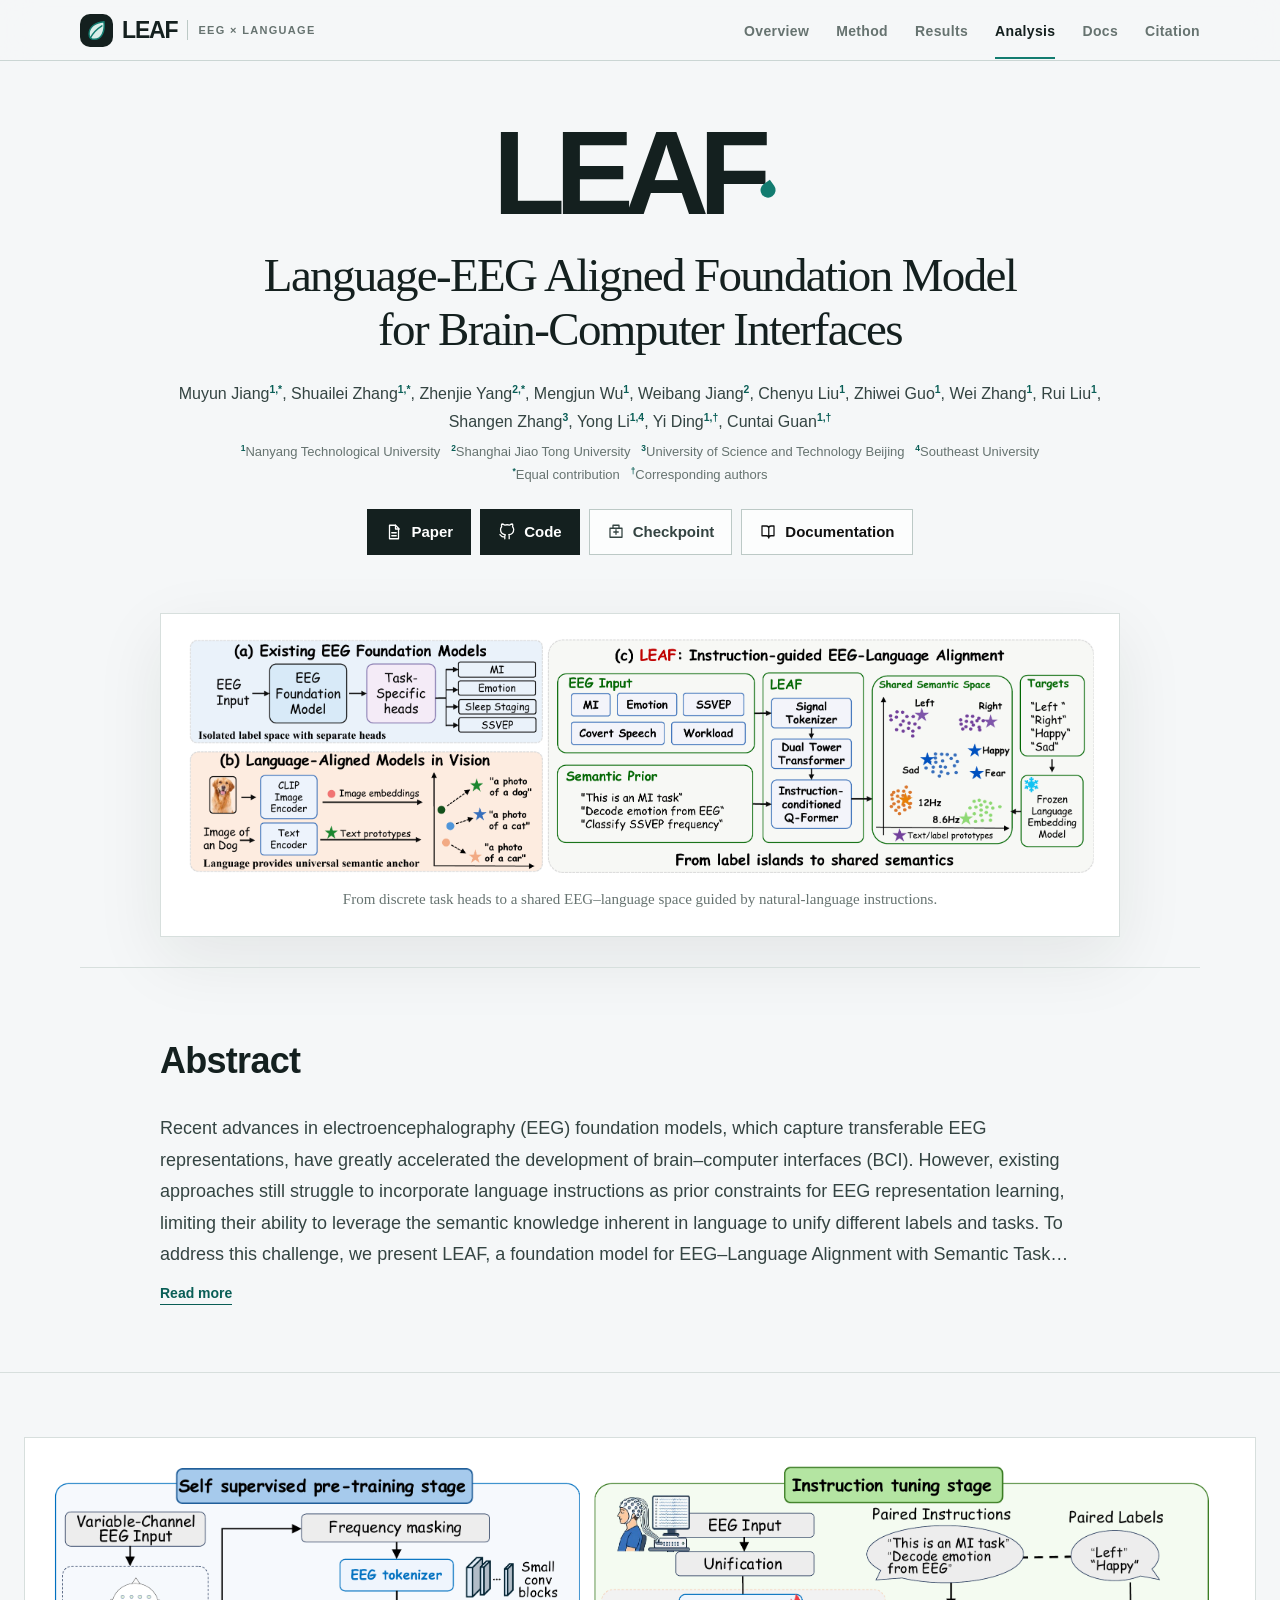
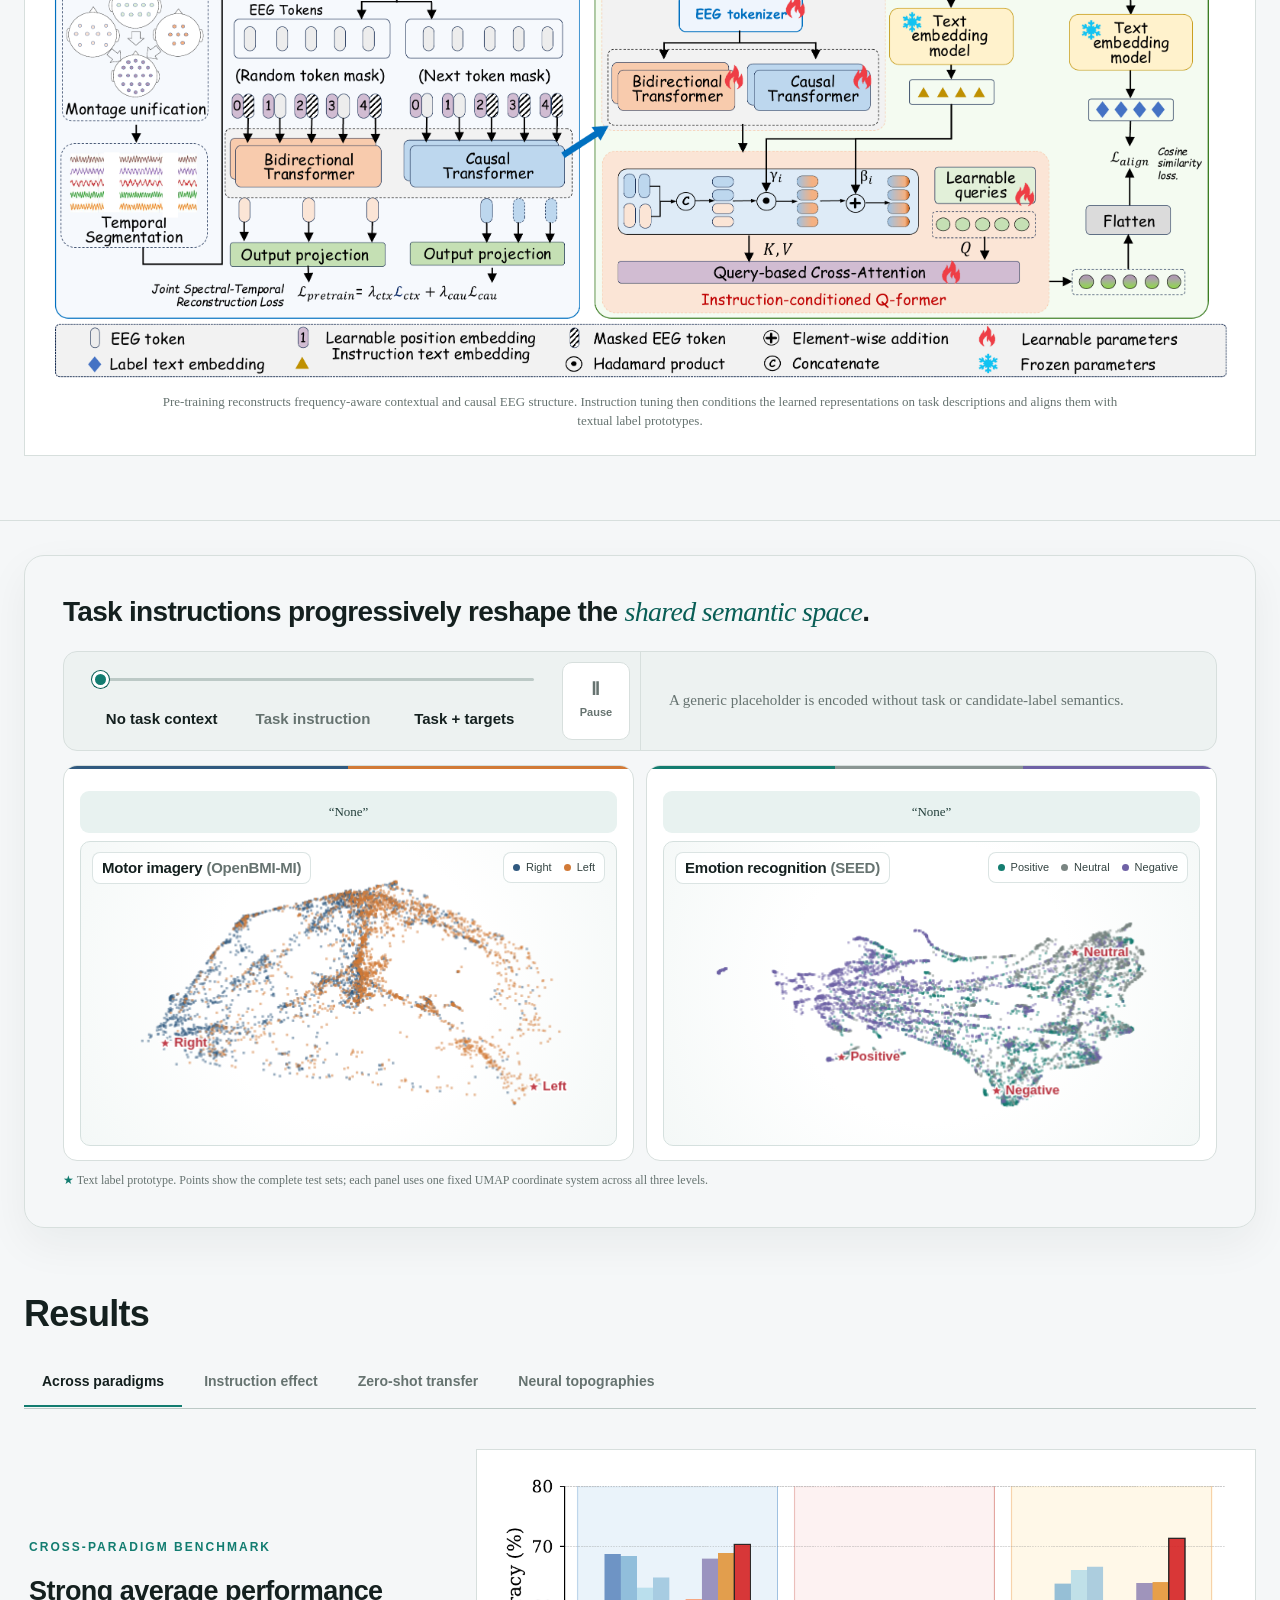
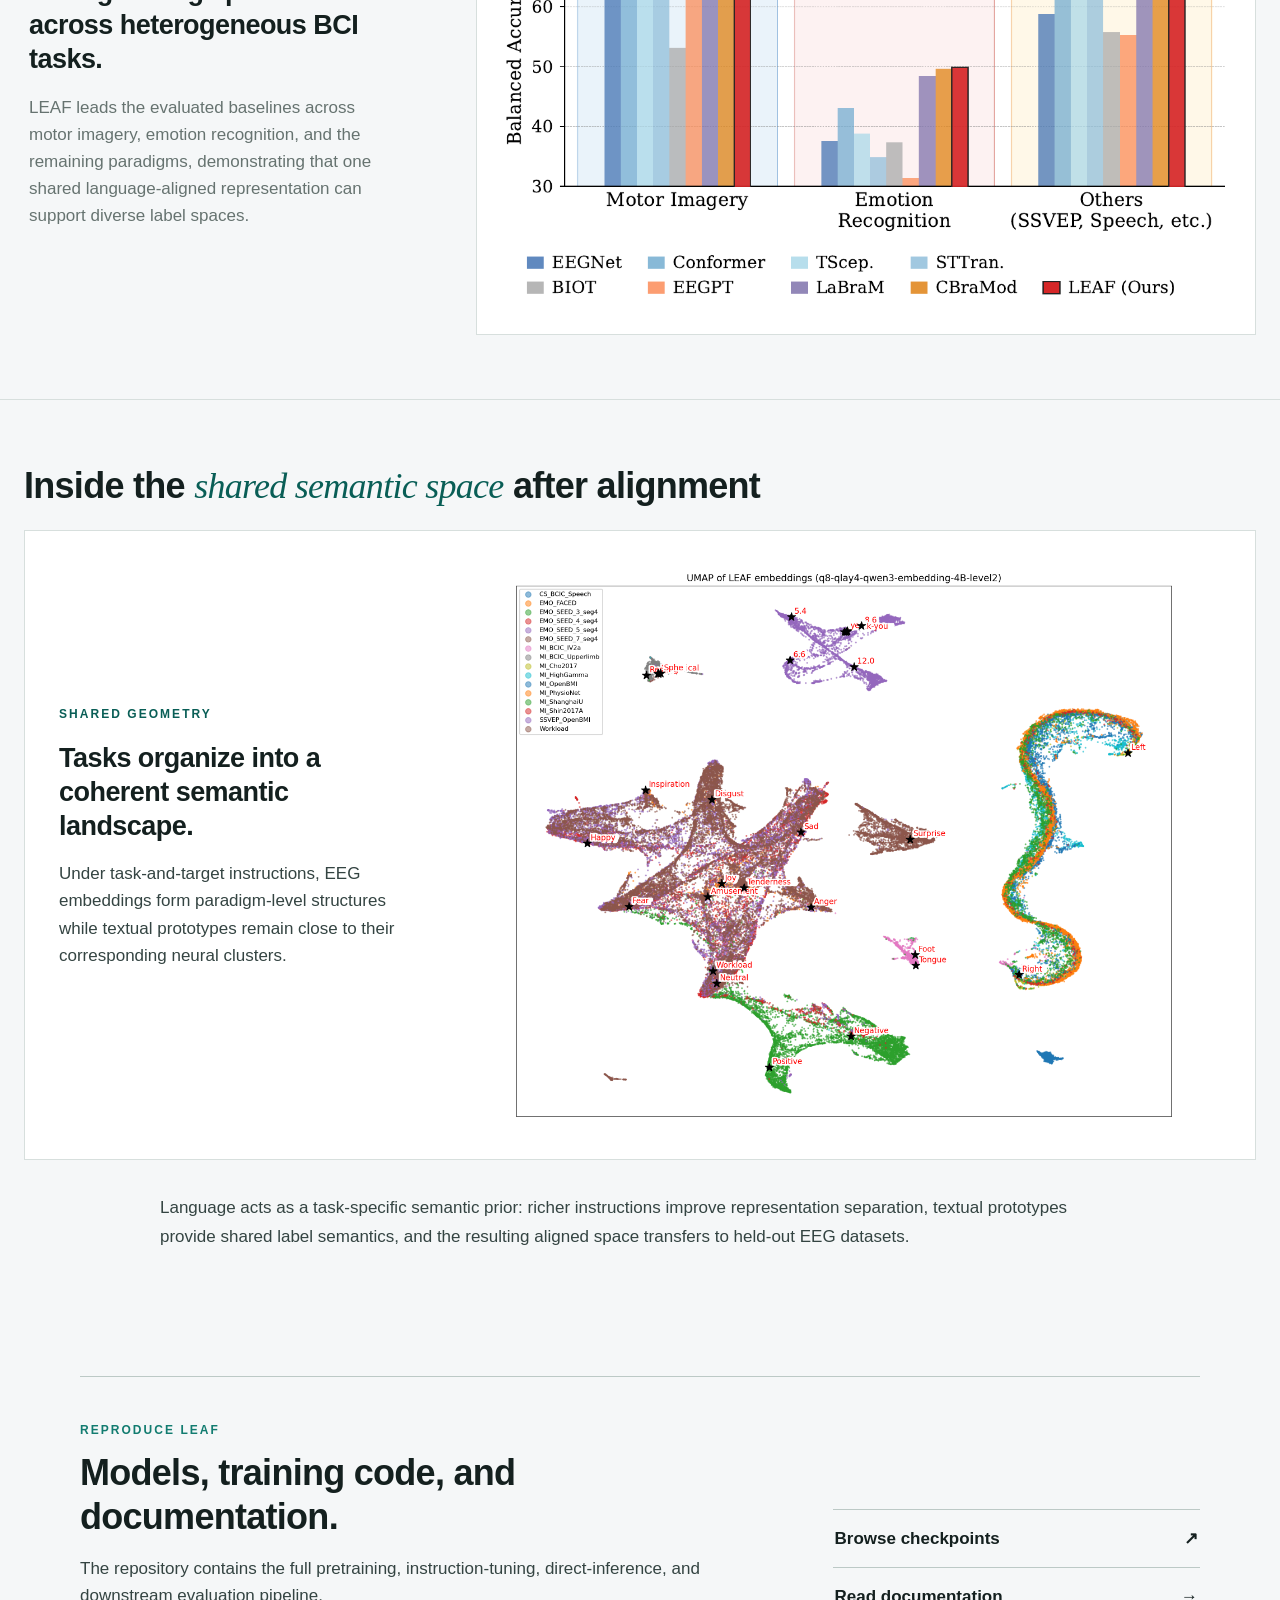
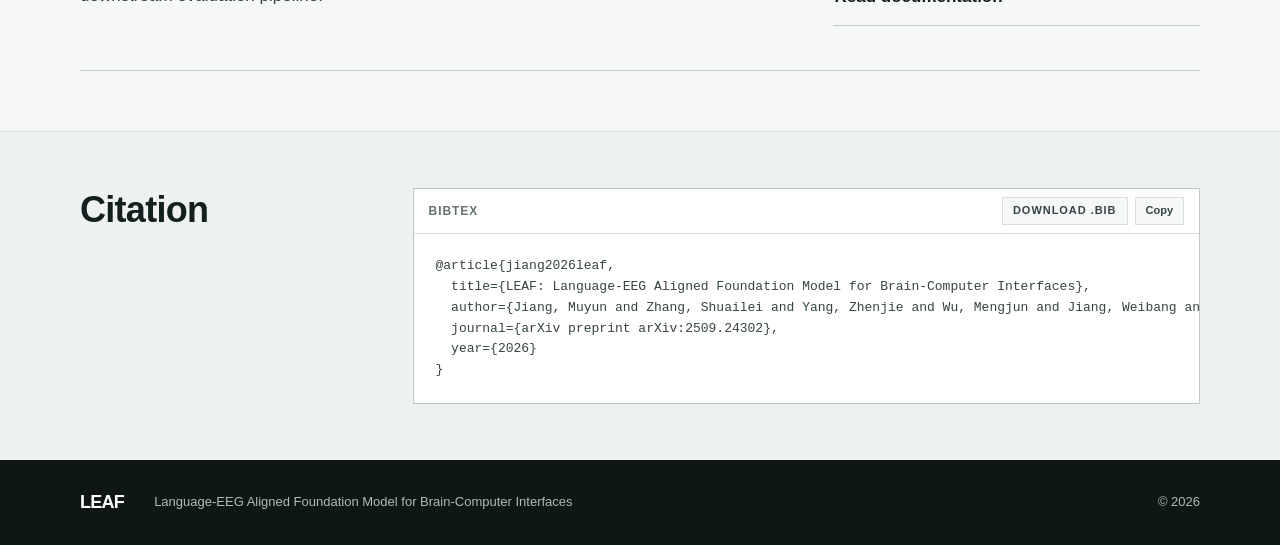
<file: index.html>
<!doctype html>
<html lang="en">
<head>
  <meta charset="utf-8">
  <meta name="viewport" content="width=device-width, initial-scale=1">
  <meta name="description" content="LEAF aligns EEG signals with natural-language instructions for transferable brain-computer interfaces.">
  <meta name="theme-color" content="#f5f7f8">
  <meta property="og:type" content="website">
  <meta property="og:title" content="LEAF — Language-EEG Aligned Foundation Model">
  <meta property="og:description" content="Semantic task instruction and querying for generalizable EEG decoding.">
  <meta property="og:image" content="assets/figures/leaf-overview.png">
  <title>LEAF | Language-EEG Aligned Foundation Model</title>
  <link rel="icon" href="assets/leaf-mark.svg" type="image/svg+xml">
  <link rel="stylesheet" href="assets/style.css?v=20260825-2">
</head>
<body>
  <a class="skip-link" href="#main">Skip to content</a>

  <header class="site-header" id="top">
    <nav class="nav shell" aria-label="Primary navigation">
      <a class="brand" href="#top" aria-label="LEAF EEG and Language project home">
        <span class="brand-mark" aria-hidden="true">
          <svg viewBox="0 0 40 40"><path d="M31 7C18 8 9 15 9 25c0 5 3 8 8 8 10 0 16-11 14-26Z"/><path d="M11 31c4-8 9-13 17-18"/></svg>
        </span>
        <span class="brand-copy">
          <span class="brand-name">LE<span>AF</span></span>
          <span class="brand-divider" aria-hidden="true"></span>
          <span class="brand-context">EEG × Language</span>
        </span>
      </a>
      <button class="nav-toggle" type="button" aria-expanded="false" aria-controls="nav-links" aria-label="Toggle navigation">
        <span></span><span></span><span></span>
      </button>
      <div class="nav-links" id="nav-links">
        <a href="#overview">Overview</a>
        <a href="#method">Method</a>
        <a href="#results">Results</a>
        <a href="#analysis">Analysis</a>
        <a href="docs/">Docs</a>
        <a href="#citation">Citation</a>
      </div>
    </nav>
  </header>

  <main id="main">
    <section class="hero shell" aria-labelledby="paper-title">
      <h1 id="paper-title">
        <span class="project-name">LEAF</span>
        <span class="paper-title">Language-EEG Aligned Foundation Model<br class="desktop-break"> for Brain-Computer Interfaces</span>
      </h1>

      <div class="authors" aria-label="Authors and affiliations">
        <p class="author-names">
          Muyun Jiang<sup>1,*</sup>, Shuailei Zhang<sup>1,*</sup>, Zhenjie Yang<sup>2,*</sup>, Mengjun Wu<sup>1</sup>,
          Weibang Jiang<sup>2</sup>, Chenyu Liu<sup>1</sup>, Zhiwei Guo<sup>1</sup>, Wei Zhang<sup>1</sup>, Rui Liu<sup>1</sup>,<br>
          Shangen Zhang<sup>3</sup>, Yong Li<sup>1,4</sup>, Yi Ding<sup>1,†</sup>, Cuntai Guan<sup>1,†</sup>
        </p>
        <p class="affiliations">
          <sup>1</sup>Nanyang Technological University &nbsp;
          <sup>2</sup>Shanghai Jiao Tong University &nbsp;
          <sup>3</sup>University of Science and Technology Beijing &nbsp;
          <sup>4</sup>Southeast University<br>
          <sup>*</sup>Equal contribution &nbsp; <sup>†</sup>Corresponding authors
        </p>
      </div>

      <div class="resource-row" aria-label="Project resources">
        <a class="resource-link primary" href="https://arxiv.org/abs/2509.24302" target="_blank" rel="noreferrer">
          <svg viewBox="0 0 24 24" aria-hidden="true"><path d="M6 3h8l4 4v14H6z"/><path d="M14 3v5h5M9 13h6M9 17h6"/></svg>
          Paper
        </a>
        <a class="resource-link primary" href="https://github.com/Jiang-Muyun/LEAF" target="_blank" rel="noreferrer">
          <svg viewBox="0 0 24 24" aria-hidden="true"><path d="M8.7 18.2c-4.4 1.3-4.4-2.2-6.2-2.7m12.4 5.4v-3.4c0-1 .1-1.4-.5-2 3.2-.4 6.5-1.6 6.5-7A5.5 5.5 0 0 0 19.4 5c.1-.4.6-1.9-.1-3.6 0 0-1.2-.4-3.7 1.4a12.8 12.8 0 0 0-6.8 0C6.2 1 5 1.4 5 1.4 4.3 3 4.8 4.6 4.9 5a5.5 5.5 0 0 0-1.5 3.8c0 5.3 3.3 6.5 6.5 6.9-.4.4-.8 1.1-.8 2.1V21"/></svg>
          Code
        </a>
        <a class="resource-link" href="https://github.com/Jiang-Muyun/LEAF/releases/tag/v1.0" target="_blank" rel="noreferrer">
          <svg viewBox="0 0 24 24" aria-hidden="true"><path d="M4 7h16v12H4zM8 3h8v4H8zM9 12h6M12 9v6"/></svg>
          Checkpoint
        </a>
        <a class="resource-link documentation-link" href="docs/">
          <svg viewBox="0 0 24 24" aria-hidden="true"><path d="M4 4h6c2 0 3 1 3 3v13c0-2-1-3-3-3H4zM20 4h-4c-2 0-3 1-3 3v13c0-2 1-3 3-3h4z"/></svg>
          Documentation
        </a>
      </div>

      <figure class="hero-figure paper-figure">
        <button class="figure-button" type="button" data-lightbox="assets/figures/leaf-overview.png" aria-label="Open LEAF motivation and overview figure">
          <img src="assets/figures/leaf-overview.png" width="2481" height="638" alt="LEAF motivation and high-level EEG-language alignment overview">
        </button>
        <figcaption>From discrete task heads to a shared EEG–language space guided by natural-language instructions.</figcaption>
      </figure>
    </section>

    <section class="section overview-section shell" id="overview">
      <header class="abstract-heading">
        <h2>Abstract</h2>
      </header>
      <div class="abstract-body" id="abstract-body">
        <p class="abstract-text" id="abstract-text">Recent advances in electroencephalography (EEG) foundation models, which capture transferable EEG representations, have greatly accelerated the development of brain–computer interfaces (BCI). However, existing approaches still struggle to incorporate language instructions as prior constraints for EEG representation learning, limiting their ability to leverage the semantic knowledge inherent in language to unify different labels and tasks. To address this challenge, we present LEAF, a foundation model for EEG–Language Alignment with Semantic Task Instruction and Querying. LEAF integrates task-aware semantic guidance to produce structured and linguistically aligned EEG embeddings, thereby enhancing decoding robustness and transferability. In the EEG pretraining stage, we introduce a joint Spectral–Temporal Reconstruction (STR) framework that captures the coupled spectral rhythms and temporal dynamics of EEG signals. STR applies randomized spectral perturbation to enhance frequency robustness and uses two complementary temporal objectives to learn both contextual and sequential structure. In the EEG–Language alignment stage, we propose the Instruction-conditioned Q-Former (IQF). This query-based cross-attention transformer injects instruction embeddings into EEG tokens and achieves semantic alignment with textual label embeddings through learnable queries. We evaluate LEAF on 16 downstream datasets spanning motor imagery, emotion recognition, steady-state visual evoked potentials, covert speech, and healthcare tasks. LEAF achieves state-of-the-art performance on 12 of the 16 datasets and obtains the best average results across all five task categories. Importantly, our analyses reveal for the first time that explicit task instructions serve as semantic priors guiding EEG embeddings into coherent and linguistically grounded spaces. The code and pre-trained weights will be released.</p>
        <button class="abstract-toggle" id="abstract-toggle" type="button" aria-controls="abstract-text" aria-expanded="false" hidden>Read more</button>
      </div>
    </section>

    <section class="section method-section" id="method">
      <div class="shell-wide">
        <figure class="paper-figure architecture-figure">
          <button class="figure-button" type="button" data-lightbox="assets/figures/leaf-architecture.png" aria-label="Open LEAF architecture figure">
            <img src="assets/figures/leaf-architecture.png" width="3097" height="1356" alt="LEAF architecture showing spectral-temporal pretraining and instruction tuning" loading="lazy">
          </button>
          <figcaption>Pre-training reconstructs frequency-aware contextual and causal EEG structure. Instruction tuning then conditions the learned representations on task descriptions and aligns them with textual label prototypes.</figcaption>
        </figure>

      </div>
    </section>

    <section class="instruction-block shell-wide" aria-labelledby="instruction-heading">
      <div class="instruction-intro">
        <h3 id="instruction-heading">Task instructions progressively reshape the <em class="semantic-highlight">shared semantic space</em>.</h3>
      </div>

      <div class="semantic-demo" id="semantic-demo" data-state="loading">
        <div class="guidance-row">
          <div class="guidance-input-group">
            <div class="guidance-control">
              <label class="sr-only" for="guidance-range">Instruction guidance level</label>
              <input class="guidance-range" id="guidance-range" type="range" min="0" max="2" step="1" value="0" aria-valuetext="No task context" aria-describedby="guidance-summary">
              <div class="guidance-stops" role="group" aria-label="Select instruction guidance level">
                <button class="guidance-button active" type="button" data-guidance-level="0" aria-pressed="true">
                  <strong>No task context</strong>
                </button>
                <button class="guidance-button" type="button" data-guidance-level="1" aria-pressed="false">
                  <strong>Task instruction</strong>
                </button>
                <button class="guidance-button" type="button" data-guidance-level="2" aria-pressed="false">
                  <strong>Task + targets</strong>
                </button>
              </div>
            </div>
            <button class="guidance-pause" id="guidance-pause" type="button" aria-label="Pause automatic guidance cycle" aria-pressed="false">
              <span class="guidance-pause-icon" aria-hidden="true">Ⅱ</span>
              <span class="guidance-pause-label">Pause</span>
            </button>
          </div>
          <p class="guidance-summary" id="guidance-summary" aria-live="polite">A generic placeholder is encoded without task or candidate-label semantics.</p>
        </div>

        <div class="cluster-grid">
          <article class="cluster-card" data-demo-dataset="MI_OpenBMI">
            <div class="prompt-details"><p class="demo-prompt">“None”</p></div>
            <div class="cluster-canvas-wrap">
              <canvas class="cluster-canvas" width="640" height="430" role="img" aria-label="OpenBMI-MI embedding clusters under no task context">Interactive cluster plot for OpenBMI-MI.</canvas>
              <span class="cluster-loading">Loading precomputed embeddings…</span>
              <span class="cluster-tooltip" hidden></span>
              <div class="cluster-legend" aria-label="OpenBMI-MI class legend"></div>
              <header class="cluster-header">
                <h4>Motor imagery <span>(OpenBMI-MI)</span></h4>
              </header>
            </div>
          </article>

          <article class="cluster-card" data-demo-dataset="EMO_SEED_3_seg4">
            <div class="prompt-details"><p class="demo-prompt">“None”</p></div>
            <div class="cluster-canvas-wrap">
              <canvas class="cluster-canvas" width="640" height="430" role="img" aria-label="SEED embedding clusters under no task context">Interactive cluster plot for SEED.</canvas>
              <span class="cluster-loading">Loading precomputed embeddings…</span>
              <span class="cluster-tooltip" hidden></span>
              <div class="cluster-legend" aria-label="SEED class legend"></div>
              <header class="cluster-header">
                <h4>Emotion recognition <span>(SEED)</span></h4>
              </header>
            </div>
          </article>
        </div>

        <p class="projection-note"><span aria-hidden="true">★</span> Text label prototype. Points show the complete test sets; each panel uses one fixed UMAP coordinate system across all three levels.</p>
        <p class="demo-error" role="status" hidden>The interactive data could not be loaded. A static view is shown below.</p>
        <figure class="semantic-fallback demo-fallback" hidden>
          <img src="assets/figures/semantic-guidance-demo-fallback.png" width="1857" height="741" alt="OpenBMI-MI and SEED embedding clusters with task and target guidance" loading="lazy">
        </figure>
        <noscript>
          <figure class="semantic-fallback">
            <img src="assets/figures/semantic-guidance-demo-fallback.png" width="1857" height="741" alt="OpenBMI-MI and SEED embedding clusters with task and target guidance" loading="lazy">
          </figure>
        </noscript>
      </div>
    </section>

    <section class="section results-section shell-wide" id="results">
      <header class="section-heading">
        <p class="section-index">03</p>
        <h2>Results</h2>
      </header>

      <div class="result-tabs" role="tablist" aria-label="Choose a result figure">
        <button class="result-tab active" type="button" role="tab" aria-selected="true" data-result="paradigm">Across paradigms</button>
        <button class="result-tab" type="button" role="tab" aria-selected="false" data-result="instructions">Instruction effect</button>
        <button class="result-tab" type="button" role="tab" aria-selected="false" data-result="zeroshot">Zero-shot transfer</button>
        <button class="result-tab" type="button" role="tab" aria-selected="false" data-result="topographies">Neural topographies</button>
      </div>

      <article class="result-panel" id="result-panel" data-result="paradigm" aria-live="polite">
        <div class="result-copy">
          <p class="kicker" id="result-kicker">Cross-paradigm benchmark</p>
          <h3 id="result-title">Strong average performance across heterogeneous BCI tasks.</h3>
          <p id="result-description">LEAF leads the evaluated baselines across motor imagery, emotion recognition, and the remaining paradigms, demonstrating that one shared language-aligned representation can support diverse label spaces.</p>
        </div>
        <figure class="paper-figure result-figure">
          <button class="figure-button" type="button" id="result-lightbox" data-lightbox="assets/figures/paradigm-results.png" aria-label="Open result figure">
            <img id="result-image" src="assets/figures/paradigm-results.png" width="1098" height="663" alt="Average balanced accuracy by BCI paradigm" loading="lazy">
          </button>
        </figure>
      </article>

    </section>

    <section class="section analysis-section" id="analysis">
      <div class="shell-wide">
        <header class="section-heading">
          <p class="section-index">04</p>
          <h2>Inside the <em class="semantic-highlight">shared semantic space</em> after alignment</h2>
        </header>

        <div class="analysis-grid">
          <article class="analysis-card wide-card">
            <div class="analysis-copy">
              <p class="kicker">Shared geometry</p>
              <h3>Tasks organize into a coherent semantic landscape.</h3>
              <p>Under task-and-target instructions, EEG embeddings form paradigm-level structures while textual prototypes remain close to their corresponding neural clusters.</p>
            </div>
            <figure class="paper-figure">
              <button class="figure-button" type="button" data-lightbox="assets/figures/embedding-space.png" aria-label="Open UMAP embedding visualization">
                <img src="assets/figures/embedding-space.png" width="2400" height="2000" alt="UMAP projection of LEAF EEG embeddings and text prototypes" loading="lazy">
              </button>
            </figure>
          </article>

        </div>

        <p class="findings-summary">Language acts as a task-specific semantic prior: richer instructions improve representation separation, textual prototypes provide shared label semantics, and the resulting aligned space transfers to held-out EEG datasets.</p>
      </div>
    </section>

    <section class="section release-section shell" id="checkpoint">
      <div class="release-card">
        <div>
          <p class="kicker">Reproduce LEAF</p>
          <h2>Models, training code, and documentation.</h2>
          <p>The repository contains the full pretraining, instruction-tuning, direct-inference, and downstream evaluation pipeline.</p>
        </div>
        <div class="release-actions">
          <a href="https://github.com/Jiang-Muyun/LEAF/releases/tag/v1.0" target="_blank" rel="noreferrer">Browse checkpoints <span>↗</span></a>
          <a href="docs/">Read documentation <span>→</span></a>
        </div>
      </div>
    </section>

    <section class="citation-section" id="citation">
      <div class="shell citation-layout">
        <div>
          <p class="section-index">05</p>
          <h2>Citation</h2>
        </div>
        <div class="citation-box">
          <div class="citation-toolbar">
            <span>BibTeX</span>
            <div class="citation-actions">
              <a href="assets/jiang2026leaf.bib" download="jiang2026leaf.bib">Download .bib</a>
              <button id="copy-citation" type="button">Copy</button>
            </div>
          </div>
          <pre id="citation-text">@article{jiang2026leaf,
  title={LEAF: Language-EEG Aligned Foundation Model for Brain-Computer Interfaces},
  author={Jiang, Muyun and Zhang, Shuailei and Yang, Zhenjie and Wu, Mengjun and Jiang, Weibang and Liu, Chenyu and Guo, Zhiwei and Zhang, Wei and Liu, Rui and Zhang, Shangen and Li, Yong and Ding, Yi and Guan, Cuntai},
  journal={arXiv preprint arXiv:2509.24302},
  year={2026}
}</pre>
        </div>
      </div>
    </section>
  </main>

  <footer class="footer">
    <div class="shell footer-inner">
      <a class="footer-brand" href="#top">LEAF</a>
      <p>Language-EEG Aligned Foundation Model for Brain-Computer Interfaces</p>
      <span>© <span id="year">2026</span></span>
    </div>
  </footer>

  <dialog class="lightbox" id="lightbox" aria-label="Expanded paper figure">
    <button class="lightbox-close" type="button" aria-label="Close enlarged figure">×</button>
    <img alt="Expanded paper figure">
  </dialog>

  <script src="assets/script.js?v=20260820-2"></script>
</body>
</html>
</file>
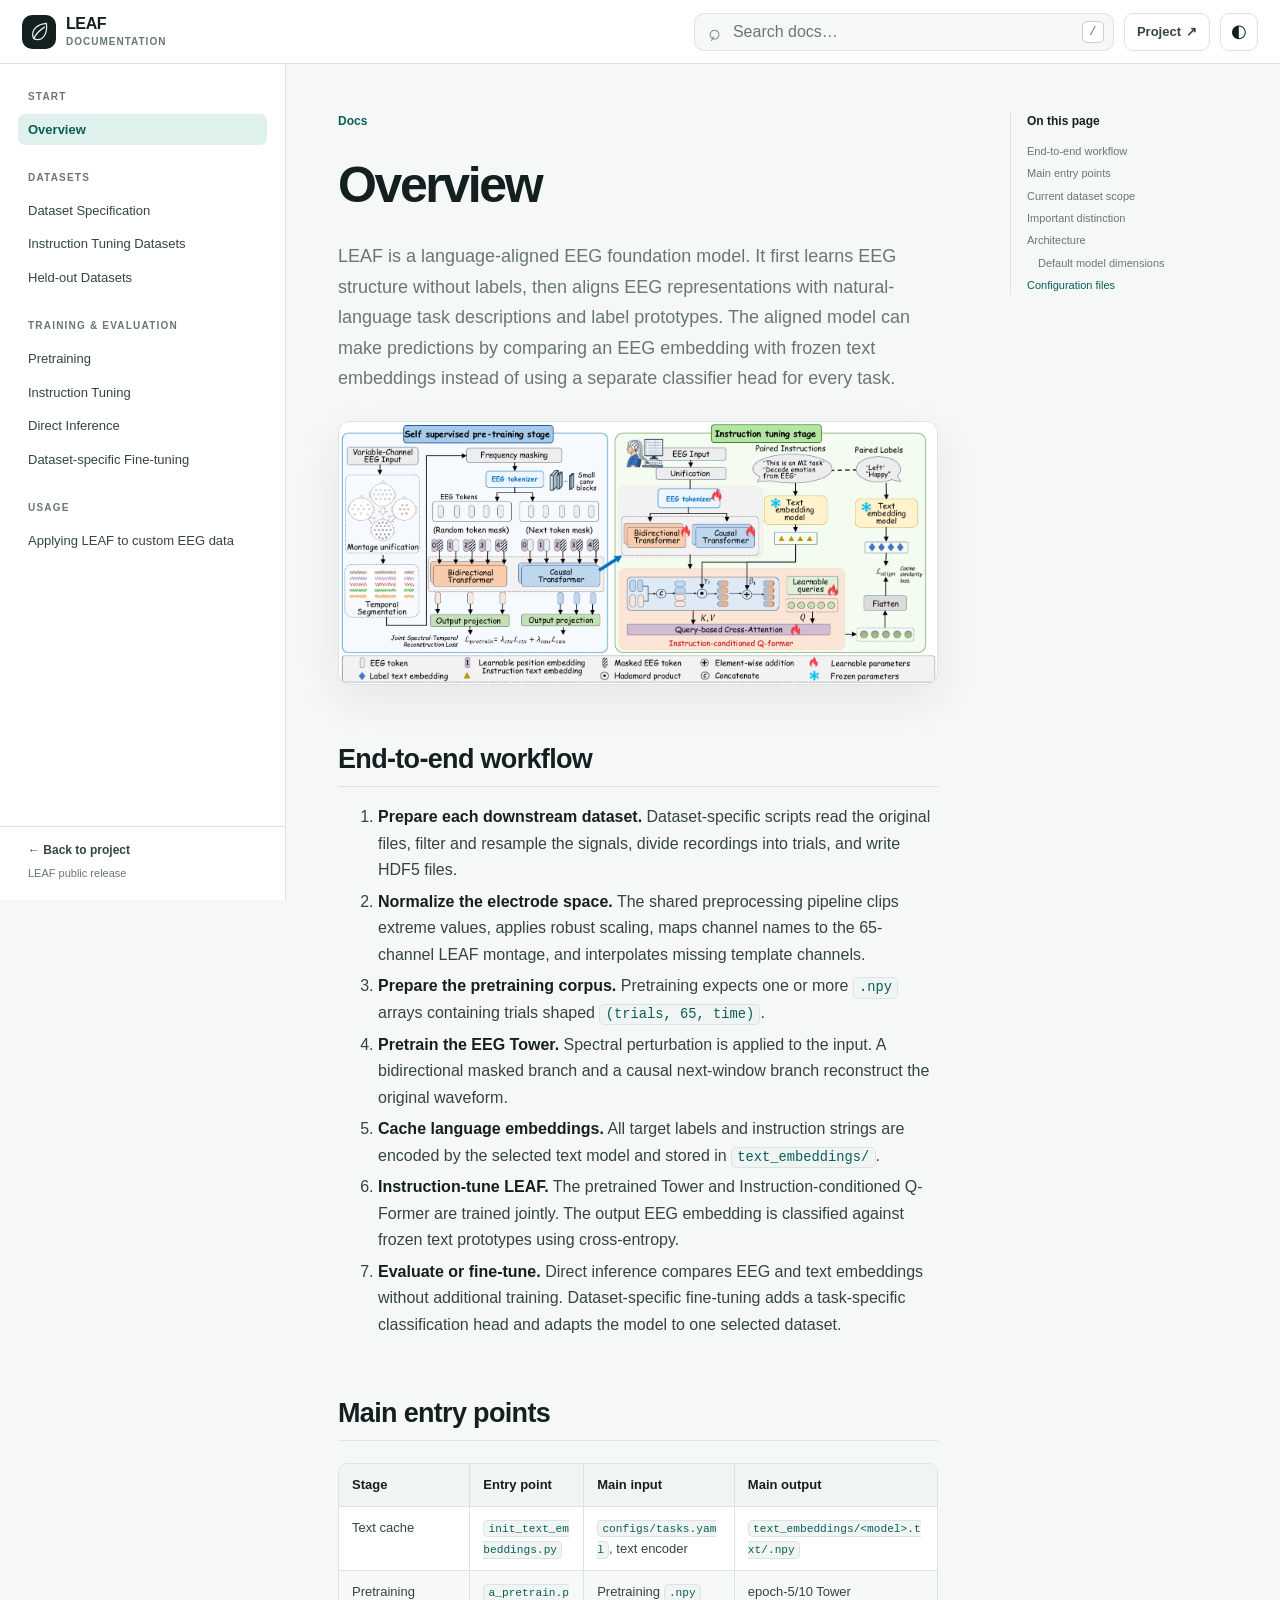
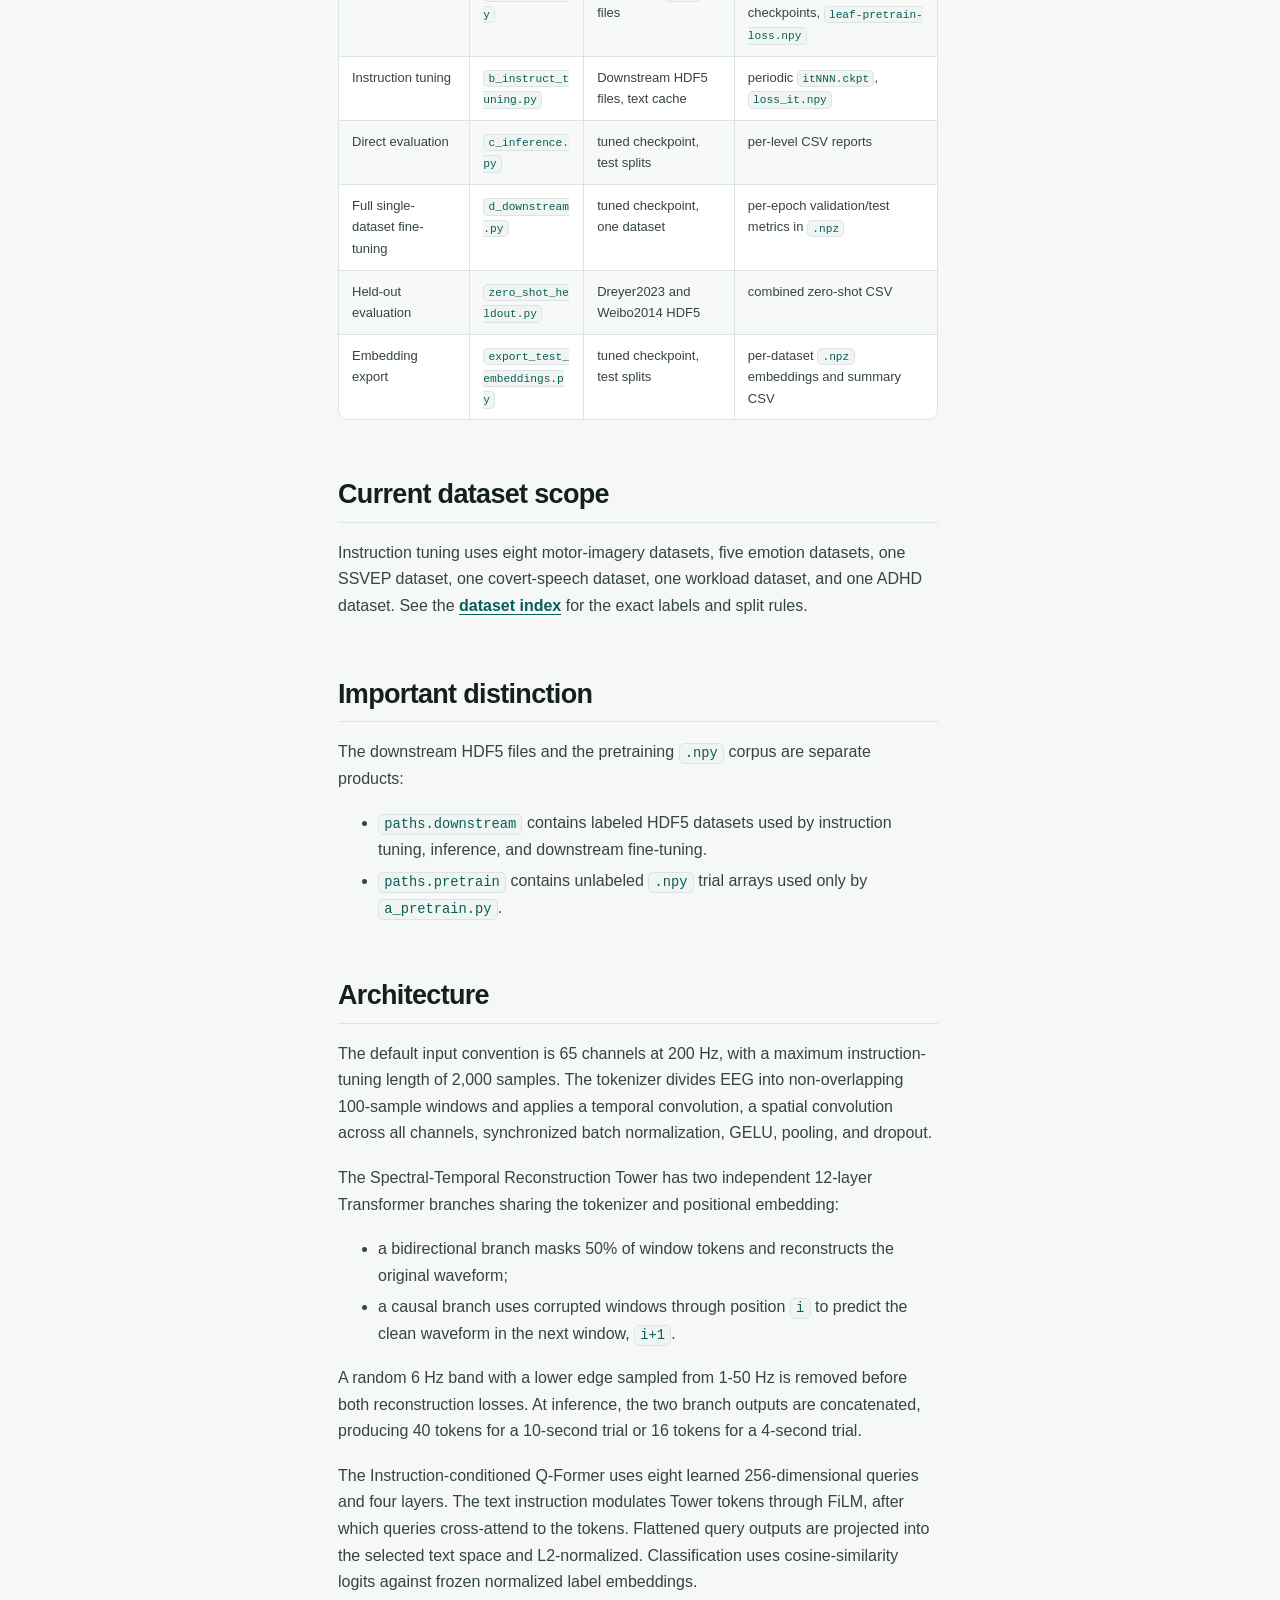
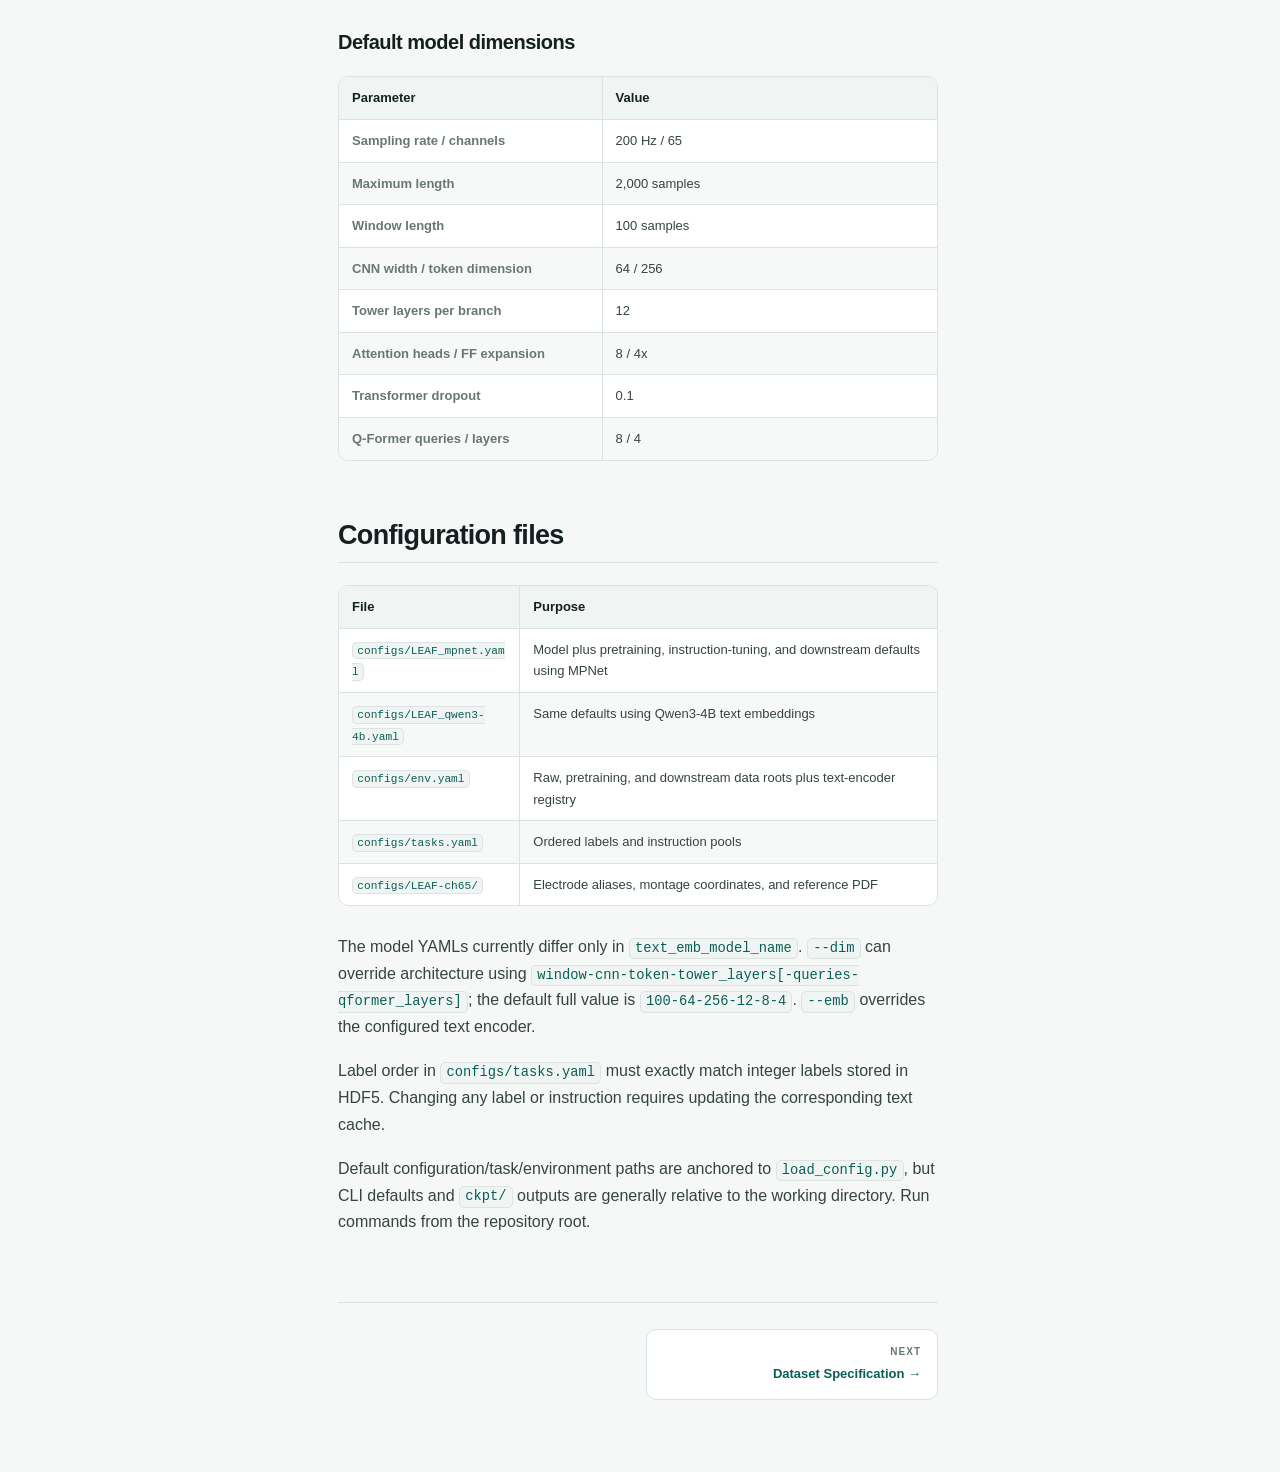
<file: docs/index.html>
<!doctype html>
<html lang="en">
<head>
  <meta charset="utf-8">
  <meta name="viewport" content="width=device-width, initial-scale=1">
  <meta name="description" content="Overview — LEAF documentation">
  <meta name="theme-color" content="#f6f8f7">
  <title>Overview | LEAF Docs</title>
  <link rel="icon" href="../assets/leaf-mark.svg" type="image/svg+xml">
  <link rel="stylesheet" href="assets/docs.css?v=20260825-6">
  <script>try{document.documentElement.dataset.theme=localStorage.getItem('leaf-doc-theme-v2')||'light'}catch(e){document.documentElement.dataset.theme='light'}</script>
</head>
<body data-search-index="search-index.json" data-docs-home="./">
  <a class="skip-link" href="#doc-content">Skip to content</a>
  <header class="docs-header">
    <button class="sidebar-toggle" type="button" aria-expanded="false" aria-controls="docs-sidebar" aria-label="Open documentation navigation"><span></span><span></span><span></span></button>
    <a class="docs-brand" href="./" aria-label="LEAF documentation home">
      <span class="brand-mark" aria-hidden="true"><svg viewBox="0 0 40 40"><path d="M31 7C18 8 9 15 9 25c0 5 3 8 8 8 10 0 16-11 14-26Z"/><path d="M11 31c4-8 9-13 17-18"/></svg></span>
      <span><strong>LEAF</strong><small>Documentation</small></span>
    </a>
    <div class="header-actions">
      <label class="search-box"><span class="search-icon" aria-hidden="true">⌕</span><span class="sr-only">Search documentation</span><input id="doc-search" type="search" placeholder="Search docs…" autocomplete="off" aria-controls="search-results" aria-expanded="false"><kbd>/</kbd></label>
      <a class="header-link" href="../index.html">Project <span aria-hidden="true">↗</span></a>
      <button class="theme-toggle" type="button" aria-label="Toggle color theme"><span class="theme-icon" aria-hidden="true">◐</span></button>
    </div>
    <div class="search-results" id="search-results" hidden></div>
  </header>
  <div class="sidebar-backdrop" hidden></div>
  <aside class="docs-sidebar" id="docs-sidebar">
    <div class="sidebar-scroll"><section class="nav-section"><h2>Start</h2><div class="nav-items"><a href="./" aria-current="page" class="active">Overview</a></div></section><section class="nav-section"><h2>Datasets</h2><div class="nav-items"><a href="datasets/">Dataset Specification</a><a href="datasets/instruction-tuning-datasets.html">Instruction Tuning Datasets</a><a href="datasets/held-out.html">Held-out Datasets</a></div></section><section class="nav-section"><h2>Training &amp; Evaluation</h2><div class="nav-items"><a href="pretraining.html">Pretraining</a><a href="instruction-tuning.html">Instruction Tuning</a><a href="direct-inference.html">Direct Inference</a><a href="single-dataset-finetuning.html">Dataset-specific Fine-tuning</a></div></section><section class="nav-section"><h2>Usage</h2><div class="nav-items"><a href="using-leaf.html">Applying LEAF to custom EEG data</a></div></section></div>
    <footer><a href="../index.html">← Back to project</a><span>LEAF public release</span></footer>
  </aside>
  <div class="docs-layout">
    <main class="docs-main" id="doc-content">
      <nav class="breadcrumbs" aria-label="Breadcrumb"><a href="./">Docs</a></nav>
      <article class="markdown-body"><h1 id="overview">Overview</h1>
<p>LEAF is a language-aligned EEG foundation model. It first learns EEG structure without labels, then aligns EEG representations with natural-language task descriptions and label prototypes. The aligned model can make predictions by comparing an EEG embedding with frozen text embeddings instead of using a separate classifier head for every task.</p>
<p><img src="assets/leaf-architecture.png" alt="LEAF architecture" /></p>
<h2 id="end-to-end-workflow">End-to-end workflow</h2>
<ol type="1">
<li><strong>Prepare each downstream dataset.</strong> Dataset-specific scripts read the original files, filter and resample the signals, divide recordings into trials, and write HDF5 files.</li>
<li><strong>Normalize the electrode space.</strong> The shared preprocessing pipeline clips extreme values, applies robust scaling, maps channel names to the 65-channel LEAF montage, and interpolates missing template channels.</li>
<li><strong>Prepare the pretraining corpus.</strong> Pretraining expects one or more <code>.npy</code> arrays containing trials shaped <code>(trials, 65, time)</code>.</li>
<li><strong>Pretrain the EEG Tower.</strong> Spectral perturbation is applied to the input. A bidirectional masked branch and a causal next-window branch reconstruct the original waveform.</li>
<li><strong>Cache language embeddings.</strong> All target labels and instruction strings are encoded by the selected text model and stored in <code>text_embeddings/</code>.</li>
<li><strong>Instruction-tune LEAF.</strong> The pretrained Tower and Instruction-conditioned Q-Former are trained jointly. The output EEG embedding is classified against frozen text prototypes using cross-entropy.</li>
<li><strong>Evaluate or fine-tune.</strong> Direct inference compares EEG and text embeddings without additional training. Dataset-specific fine-tuning adds a task-specific classification head and adapts the model to one selected dataset.</li>
</ol>
<h2 id="main-entry-points">Main entry points</h2>
<table>
<thead>
<tr>
<th>Stage</th>
<th>Entry point</th>
<th>Main input</th>
<th>Main output</th>
</tr>
</thead>
<tbody>
<tr>
<td>Text cache</td>
<td><code>init_text_embeddings.py</code></td>
<td><code>configs/tasks.yaml</code>, text encoder</td>
<td><code>text_embeddings/&lt;model&gt;.txt/.npy</code></td>
</tr>
<tr>
<td>Pretraining</td>
<td><code>a_pretrain.py</code></td>
<td>Pretraining <code>.npy</code> files</td>
<td>epoch-5/10 Tower checkpoints, <code>leaf-pretrain-loss.npy</code></td>
</tr>
<tr>
<td>Instruction tuning</td>
<td><code>b_instruct_tuning.py</code></td>
<td>Downstream HDF5 files, text cache</td>
<td>periodic <code>itNNN.ckpt</code>, <code>loss_it.npy</code></td>
</tr>
<tr>
<td>Direct evaluation</td>
<td><code>c_inference.py</code></td>
<td>tuned checkpoint, test splits</td>
<td>per-level CSV reports</td>
</tr>
<tr>
<td>Full single-dataset fine-tuning</td>
<td><code>d_downstream.py</code></td>
<td>tuned checkpoint, one dataset</td>
<td>per-epoch validation/test metrics in <code>.npz</code></td>
</tr>
<tr>
<td>Held-out evaluation</td>
<td><code>zero_shot_heldout.py</code></td>
<td>Dreyer2023 and Weibo2014 HDF5</td>
<td>combined zero-shot CSV</td>
</tr>
<tr>
<td>Embedding export</td>
<td><code>export_test_embeddings.py</code></td>
<td>tuned checkpoint, test splits</td>
<td>per-dataset <code>.npz</code> embeddings and summary CSV</td>
</tr>
</tbody>
</table>
<h2 id="current-dataset-scope">Current dataset scope</h2>
<p>Instruction tuning uses eight motor-imagery datasets, five emotion datasets, one SSVEP dataset, one covert-speech dataset, one workload dataset, and one ADHD dataset. See the <a href="datasets/">dataset index</a> for the exact labels and split rules.</p>
<h2 id="important-distinction">Important distinction</h2>
<p>The downstream HDF5 files and the pretraining <code>.npy</code> corpus are separate products:</p>
<ul>
<li><code>paths.downstream</code> contains labeled HDF5 datasets used by instruction tuning, inference, and downstream fine-tuning.</li>
<li><code>paths.pretrain</code> contains unlabeled <code>.npy</code> trial arrays used only by <code>a_pretrain.py</code>.</li>
</ul>
<h2 id="architecture">Architecture</h2>
<p>The default input convention is 65 channels at 200 Hz, with a maximum instruction-tuning length of 2,000 samples. The tokenizer divides EEG into non-overlapping 100-sample windows and applies a temporal convolution, a spatial convolution across all channels, synchronized batch normalization, GELU, pooling, and dropout.</p>
<p>The Spectral-Temporal Reconstruction Tower has two independent 12-layer Transformer branches sharing the tokenizer and positional embedding:</p>
<ul>
<li>a bidirectional branch masks 50% of window tokens and reconstructs the original waveform;</li>
<li>a causal branch uses corrupted windows through position <code>i</code> to predict the clean waveform in the next window, <code>i+1</code>.</li>
</ul>
<p>A random 6 Hz band with a lower edge sampled from 1-50 Hz is removed before both reconstruction losses. At inference, the two branch outputs are concatenated, producing 40 tokens for a 10-second trial or 16 tokens for a 4-second trial.</p>
<p>The Instruction-conditioned Q-Former uses eight learned 256-dimensional queries and four layers. The text instruction modulates Tower tokens through FiLM, after which queries cross-attend to the tokens. Flattened query outputs are projected into the selected text space and L2-normalized. Classification uses cosine-similarity logits against frozen normalized label embeddings.</p>
<h3 id="default-model-dimensions">Default model dimensions</h3>
<table>
<thead>
<tr>
<th>Parameter</th>
<th style="text-align: right;">Value</th>
</tr>
</thead>
<tbody>
<tr>
<td>Sampling rate / channels</td>
<td style="text-align: right;">200 Hz / 65</td>
</tr>
<tr>
<td>Maximum length</td>
<td style="text-align: right;">2,000 samples</td>
</tr>
<tr>
<td>Window length</td>
<td style="text-align: right;">100 samples</td>
</tr>
<tr>
<td>CNN width / token dimension</td>
<td style="text-align: right;">64 / 256</td>
</tr>
<tr>
<td>Tower layers per branch</td>
<td style="text-align: right;">12</td>
</tr>
<tr>
<td>Attention heads / FF expansion</td>
<td style="text-align: right;">8 / 4x</td>
</tr>
<tr>
<td>Transformer dropout</td>
<td style="text-align: right;">0.1</td>
</tr>
<tr>
<td>Q-Former queries / layers</td>
<td style="text-align: right;">8 / 4</td>
</tr>
</tbody>
</table>
<h2 id="configuration-files">Configuration files</h2>
<table>
<thead>
<tr>
<th>File</th>
<th>Purpose</th>
</tr>
</thead>
<tbody>
<tr>
<td><code>configs/LEAF_mpnet.yaml</code></td>
<td>Model plus pretraining, instruction-tuning, and downstream defaults using MPNet</td>
</tr>
<tr>
<td><code>configs/LEAF_qwen3-4b.yaml</code></td>
<td>Same defaults using Qwen3-4B text embeddings</td>
</tr>
<tr>
<td><code>configs/env.yaml</code></td>
<td>Raw, pretraining, and downstream data roots plus text-encoder registry</td>
</tr>
<tr>
<td><code>configs/tasks.yaml</code></td>
<td>Ordered labels and instruction pools</td>
</tr>
<tr>
<td><code>configs/LEAF-ch65/</code></td>
<td>Electrode aliases, montage coordinates, and reference PDF</td>
</tr>
</tbody>
</table>
<p>The model YAMLs currently differ only in <code>text_emb_model_name</code>. <code>--dim</code> can override architecture using <code>window-cnn-token-tower_layers[-queries-qformer_layers]</code>; the default full value is <code>100-64-256-12-8-4</code>. <code>--emb</code> overrides the configured text encoder.</p>
<p>Label order in <code>configs/tasks.yaml</code> must exactly match integer labels stored in HDF5. Changing any label or instruction requires updating the corresponding text cache.</p>
<p>Default configuration/task/environment paths are anchored to <code>load_config.py</code>, but CLI defaults and <code>ckpt/</code> outputs are generally relative to the working directory. Run commands from the repository root.</p>
</article>
      <nav class="page-pager" aria-label="Documentation pages"><span class="pager-spacer"></span><a class="pager-link next" href="datasets/"><span>Next</span><strong>Dataset Specification →</strong></a></nav>
    </main>
    <aside class="toc-column"><nav class="page-toc" aria-label="On this page"><h2>On this page</h2><a class="toc-level-2" href="#end-to-end-workflow">End-to-end workflow</a><a class="toc-level-2" href="#main-entry-points">Main entry points</a><a class="toc-level-2" href="#current-dataset-scope">Current dataset scope</a><a class="toc-level-2" href="#important-distinction">Important distinction</a><a class="toc-level-2" href="#architecture">Architecture</a><a class="toc-level-3" href="#default-model-dimensions">Default model dimensions</a><a class="toc-level-2" href="#configuration-files">Configuration files</a></nav></aside>
  </div>
  <script src="assets/docs.js?v=20260825-6" defer></script>
</body>
</html>
</file>
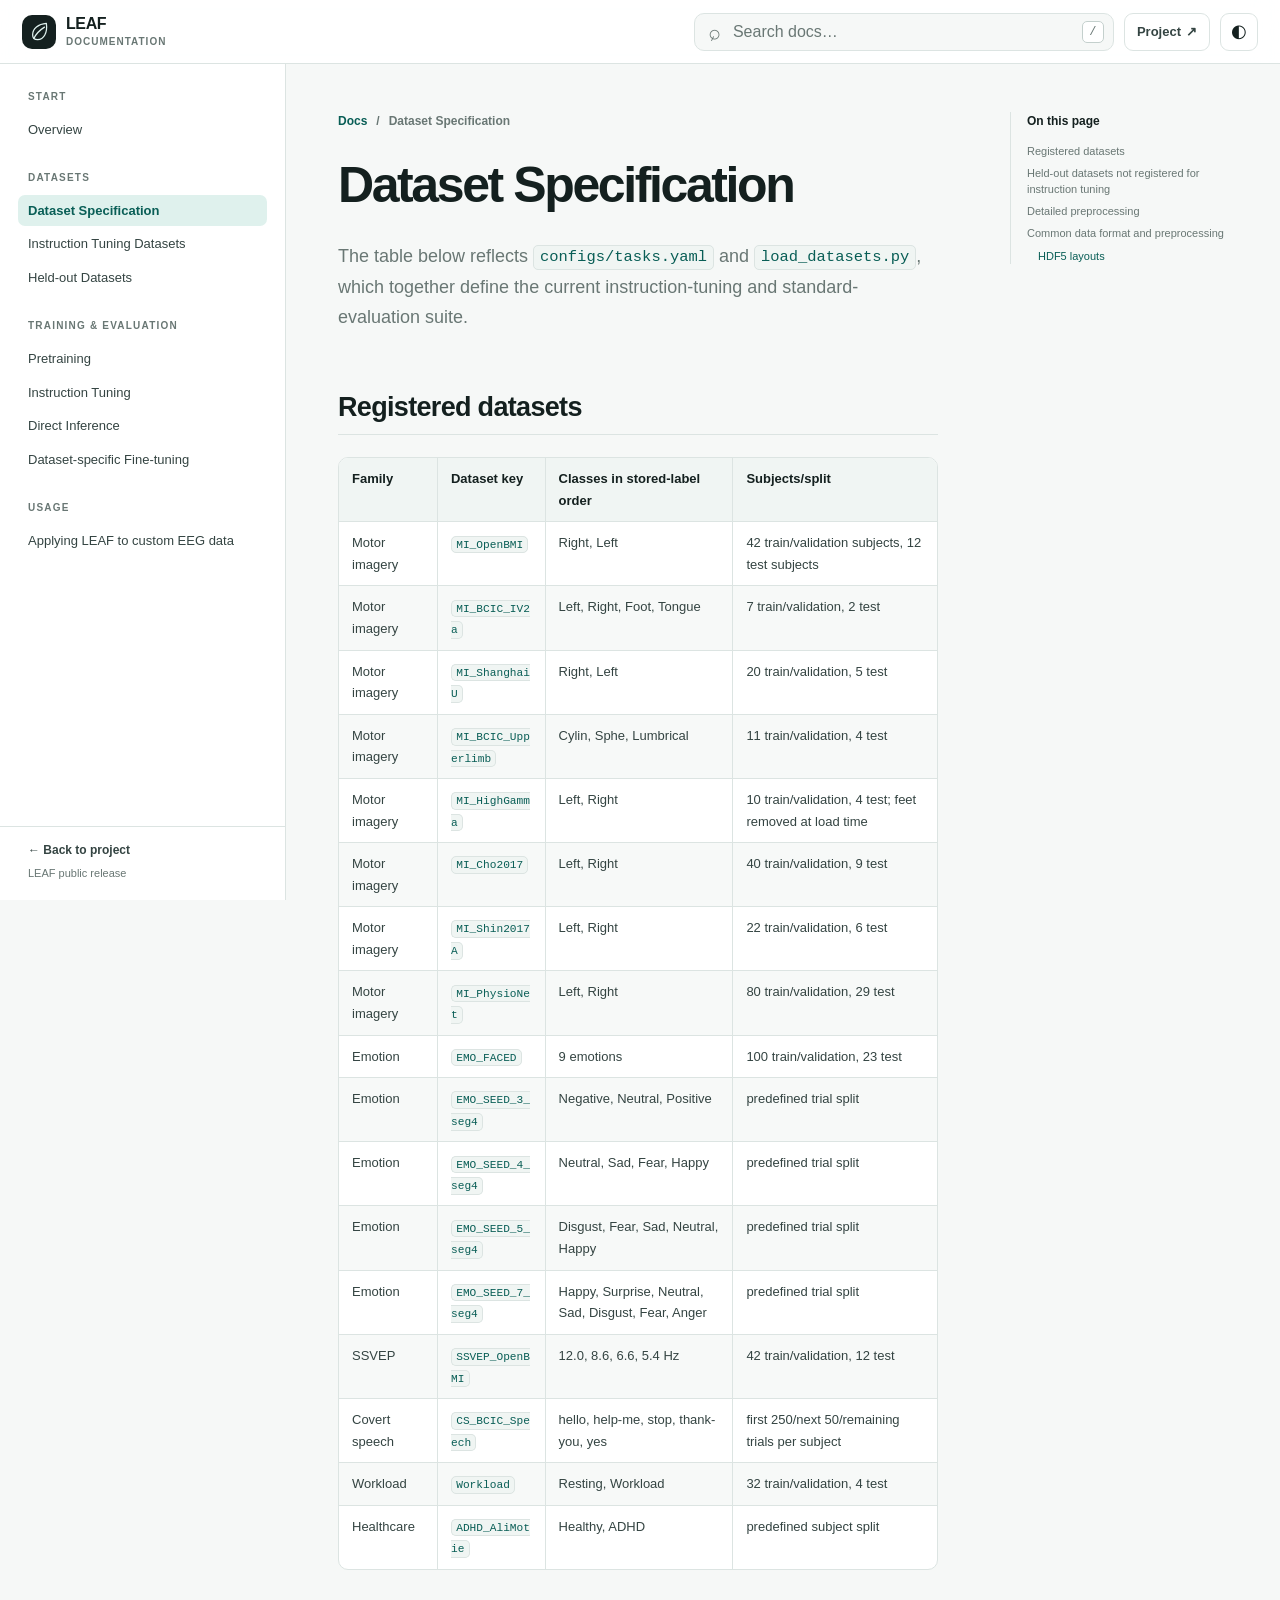
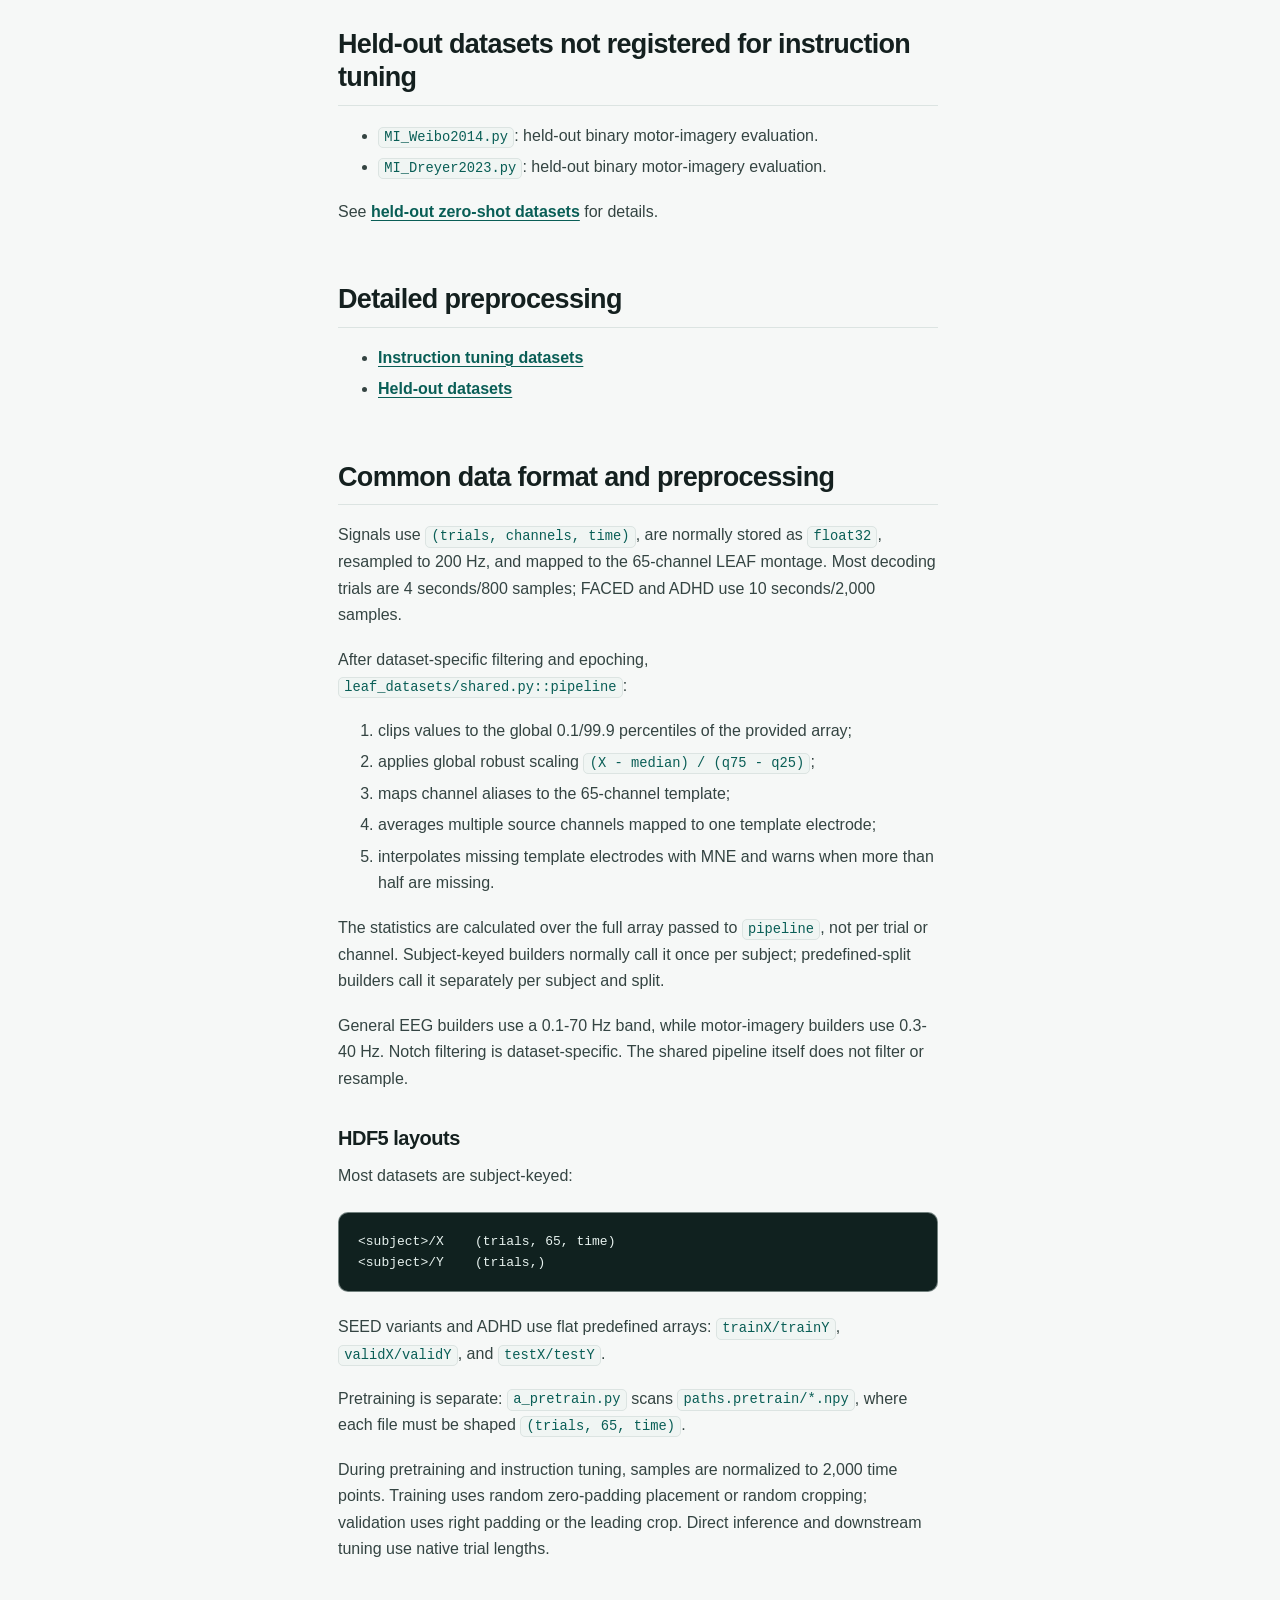
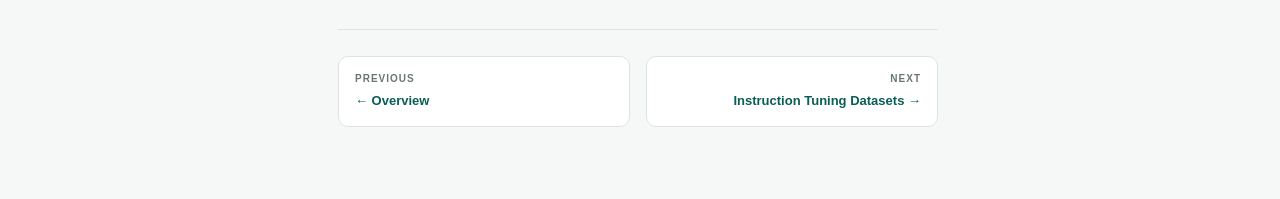
<file: docs/datasets/index.html>
<!doctype html>
<html lang="en">
<head>
  <meta charset="utf-8">
  <meta name="viewport" content="width=device-width, initial-scale=1">
  <meta name="description" content="Dataset specification — LEAF documentation">
  <meta name="theme-color" content="#f6f8f7">
  <title>Dataset specification | LEAF Docs</title>
  <link rel="icon" href="../../assets/leaf-mark.svg" type="image/svg+xml">
  <link rel="stylesheet" href="../assets/docs.css?v=20260825-6">
  <script>try{document.documentElement.dataset.theme=localStorage.getItem('leaf-doc-theme-v2')||'light'}catch(e){document.documentElement.dataset.theme='light'}</script>
</head>
<body data-search-index="../search-index.json" data-docs-home="../">
  <a class="skip-link" href="#doc-content">Skip to content</a>
  <header class="docs-header">
    <button class="sidebar-toggle" type="button" aria-expanded="false" aria-controls="docs-sidebar" aria-label="Open documentation navigation"><span></span><span></span><span></span></button>
    <a class="docs-brand" href="../" aria-label="LEAF documentation home">
      <span class="brand-mark" aria-hidden="true"><svg viewBox="0 0 40 40"><path d="M31 7C18 8 9 15 9 25c0 5 3 8 8 8 10 0 16-11 14-26Z"/><path d="M11 31c4-8 9-13 17-18"/></svg></span>
      <span><strong>LEAF</strong><small>Documentation</small></span>
    </a>
    <div class="header-actions">
      <label class="search-box"><span class="search-icon" aria-hidden="true">⌕</span><span class="sr-only">Search documentation</span><input id="doc-search" type="search" placeholder="Search docs…" autocomplete="off" aria-controls="search-results" aria-expanded="false"><kbd>/</kbd></label>
      <a class="header-link" href="../../index.html">Project <span aria-hidden="true">↗</span></a>
      <button class="theme-toggle" type="button" aria-label="Toggle color theme"><span class="theme-icon" aria-hidden="true">◐</span></button>
    </div>
    <div class="search-results" id="search-results" hidden></div>
  </header>
  <div class="sidebar-backdrop" hidden></div>
  <aside class="docs-sidebar" id="docs-sidebar">
    <div class="sidebar-scroll"><section class="nav-section"><h2>Start</h2><div class="nav-items"><a href="../">Overview</a></div></section><section class="nav-section"><h2>Datasets</h2><div class="nav-items"><a href="./" aria-current="page" class="active">Dataset Specification</a><a href="instruction-tuning-datasets.html">Instruction Tuning Datasets</a><a href="held-out.html">Held-out Datasets</a></div></section><section class="nav-section"><h2>Training &amp; Evaluation</h2><div class="nav-items"><a href="../pretraining.html">Pretraining</a><a href="../instruction-tuning.html">Instruction Tuning</a><a href="../direct-inference.html">Direct Inference</a><a href="../single-dataset-finetuning.html">Dataset-specific Fine-tuning</a></div></section><section class="nav-section"><h2>Usage</h2><div class="nav-items"><a href="../using-leaf.html">Applying LEAF to custom EEG data</a></div></section></div>
    <footer><a href="../../index.html">← Back to project</a><span>LEAF public release</span></footer>
  </aside>
  <div class="docs-layout">
    <main class="docs-main" id="doc-content">
      <nav class="breadcrumbs" aria-label="Breadcrumb"><a href="../">Docs</a><span aria-hidden="true">/</span><span>Dataset Specification</span></nav>
      <article class="markdown-body"><h1 id="dataset-specification">Dataset Specification</h1>
<p>The table below reflects <code>configs/tasks.yaml</code> and <code>load_datasets.py</code>, which together define the current instruction-tuning and standard-evaluation suite.</p>
<h2 id="registered-datasets">Registered datasets</h2>
<table>
<thead>
<tr>
<th>Family</th>
<th>Dataset key</th>
<th>Classes in stored-label order</th>
<th>Subjects/split</th>
</tr>
</thead>
<tbody>
<tr>
<td>Motor imagery</td>
<td><code>MI_OpenBMI</code></td>
<td>Right, Left</td>
<td>42 train/validation subjects, 12 test subjects</td>
</tr>
<tr>
<td>Motor imagery</td>
<td><code>MI_BCIC_IV2a</code></td>
<td>Left, Right, Foot, Tongue</td>
<td>7 train/validation, 2 test</td>
</tr>
<tr>
<td>Motor imagery</td>
<td><code>MI_ShanghaiU</code></td>
<td>Right, Left</td>
<td>20 train/validation, 5 test</td>
</tr>
<tr>
<td>Motor imagery</td>
<td><code>MI_BCIC_Upperlimb</code></td>
<td>Cylin, Sphe, Lumbrical</td>
<td>11 train/validation, 4 test</td>
</tr>
<tr>
<td>Motor imagery</td>
<td><code>MI_HighGamma</code></td>
<td>Left, Right</td>
<td>10 train/validation, 4 test; feet removed at load time</td>
</tr>
<tr>
<td>Motor imagery</td>
<td><code>MI_Cho2017</code></td>
<td>Left, Right</td>
<td>40 train/validation, 9 test</td>
</tr>
<tr>
<td>Motor imagery</td>
<td><code>MI_Shin2017A</code></td>
<td>Left, Right</td>
<td>22 train/validation, 6 test</td>
</tr>
<tr>
<td>Motor imagery</td>
<td><code>MI_PhysioNet</code></td>
<td>Left, Right</td>
<td>80 train/validation, 29 test</td>
</tr>
<tr>
<td>Emotion</td>
<td><code>EMO_FACED</code></td>
<td>9 emotions</td>
<td>100 train/validation, 23 test</td>
</tr>
<tr>
<td>Emotion</td>
<td><code>EMO_SEED_3_seg4</code></td>
<td>Negative, Neutral, Positive</td>
<td>predefined trial split</td>
</tr>
<tr>
<td>Emotion</td>
<td><code>EMO_SEED_4_seg4</code></td>
<td>Neutral, Sad, Fear, Happy</td>
<td>predefined trial split</td>
</tr>
<tr>
<td>Emotion</td>
<td><code>EMO_SEED_5_seg4</code></td>
<td>Disgust, Fear, Sad, Neutral, Happy</td>
<td>predefined trial split</td>
</tr>
<tr>
<td>Emotion</td>
<td><code>EMO_SEED_7_seg4</code></td>
<td>Happy, Surprise, Neutral, Sad, Disgust, Fear, Anger</td>
<td>predefined trial split</td>
</tr>
<tr>
<td>SSVEP</td>
<td><code>SSVEP_OpenBMI</code></td>
<td>12.0, 8.6, 6.6, 5.4 Hz</td>
<td>42 train/validation, 12 test</td>
</tr>
<tr>
<td>Covert speech</td>
<td><code>CS_BCIC_Speech</code></td>
<td>hello, help-me, stop, thank-you, yes</td>
<td>first 250/next 50/remaining trials per subject</td>
</tr>
<tr>
<td>Workload</td>
<td><code>Workload</code></td>
<td>Resting, Workload</td>
<td>32 train/validation, 4 test</td>
</tr>
<tr>
<td>Healthcare</td>
<td><code>ADHD_AliMotie</code></td>
<td>Healthy, ADHD</td>
<td>predefined subject split</td>
</tr>
</tbody>
</table>
<h2 id="held-out-datasets-not-registered-for-instruction-tuning">Held-out datasets not registered for instruction tuning</h2>
<ul>
<li><code>MI_Weibo2014.py</code>: held-out binary motor-imagery evaluation.</li>
<li><code>MI_Dreyer2023.py</code>: held-out binary motor-imagery evaluation.</li>
</ul>
<p>See <a href="held-out.html">held-out zero-shot datasets</a> for details.</p>
<h2 id="detailed-preprocessing">Detailed preprocessing</h2>
<ul>
<li><a href="instruction-tuning-datasets.html">Instruction tuning datasets</a></li>
<li><a href="held-out.html">Held-out datasets</a></li>
</ul>
<h2 id="common-data-format-and-preprocessing">Common data format and preprocessing</h2>
<p>Signals use <code>(trials, channels, time)</code>, are normally stored as <code>float32</code>, resampled to 200 Hz, and mapped to the 65-channel LEAF montage. Most decoding trials are 4 seconds/800 samples; FACED and ADHD use 10 seconds/2,000 samples.</p>
<p>After dataset-specific filtering and epoching, <code>leaf_datasets/shared.py::pipeline</code>:</p>
<ol type="1">
<li>clips values to the global 0.1/99.9 percentiles of the provided array;</li>
<li>applies global robust scaling <code>(X - median) / (q75 - q25)</code>;</li>
<li>maps channel aliases to the 65-channel template;</li>
<li>averages multiple source channels mapped to one template electrode;</li>
<li>interpolates missing template electrodes with MNE and warns when more than half are missing.</li>
</ol>
<p>The statistics are calculated over the full array passed to <code>pipeline</code>, not per trial or channel. Subject-keyed builders normally call it once per subject; predefined-split builders call it separately per subject and split.</p>
<p>General EEG builders use a 0.1-70 Hz band, while motor-imagery builders use 0.3-40 Hz. Notch filtering is dataset-specific. The shared pipeline itself does not filter or resample.</p>
<h3 id="hdf5-layouts">HDF5 layouts</h3>
<p>Most datasets are subject-keyed:</p>
<pre class="text"><code>&lt;subject&gt;/X    (trials, 65, time)
&lt;subject&gt;/Y    (trials,)</code></pre>
<p>SEED variants and ADHD use flat predefined arrays: <code>trainX/trainY</code>, <code>validX/validY</code>, and <code>testX/testY</code>.</p>
<p>Pretraining is separate: <code>a_pretrain.py</code> scans <code>paths.pretrain/*.npy</code>, where each file must be shaped <code>(trials, 65, time)</code>.</p>
<p>During pretraining and instruction tuning, samples are normalized to 2,000 time points. Training uses random zero-padding placement or random cropping; validation uses right padding or the leading crop. Direct inference and downstream tuning use native trial lengths.</p>
</article>
      <nav class="page-pager" aria-label="Documentation pages"><a class="pager-link previous" href="../"><span>Previous</span><strong>← Overview</strong></a><a class="pager-link next" href="instruction-tuning-datasets.html"><span>Next</span><strong>Instruction Tuning Datasets →</strong></a></nav>
    </main>
    <aside class="toc-column"><nav class="page-toc" aria-label="On this page"><h2>On this page</h2><a class="toc-level-2" href="#registered-datasets">Registered datasets</a><a class="toc-level-2" href="#held-out-datasets-not-registered-for-instruction-tuning">Held-out datasets not registered for instruction tuning</a><a class="toc-level-2" href="#detailed-preprocessing">Detailed preprocessing</a><a class="toc-level-2" href="#common-data-format-and-preprocessing">Common data format and preprocessing</a><a class="toc-level-3" href="#hdf5-layouts">HDF5 layouts</a></nav></aside>
  </div>
  <script src="../assets/docs.js?v=20260825-6" defer></script>
</body>
</html>
</file>
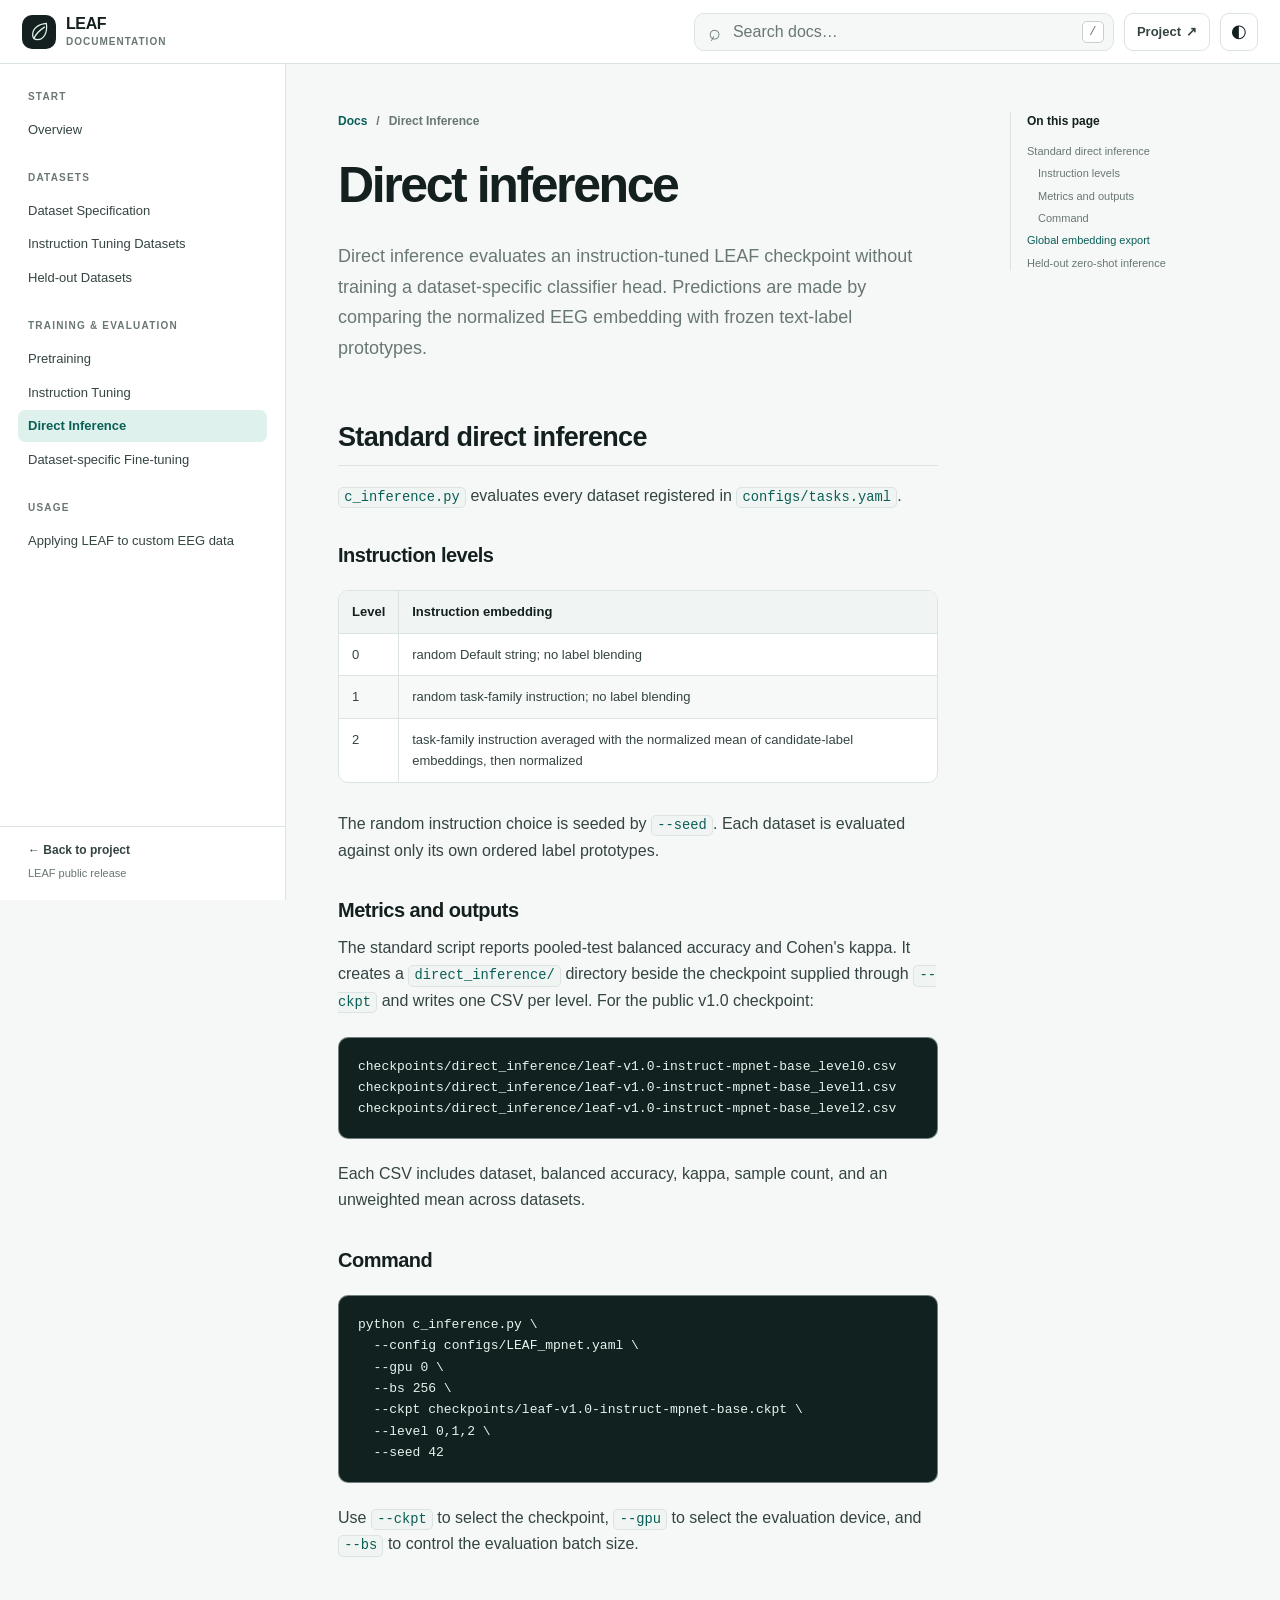
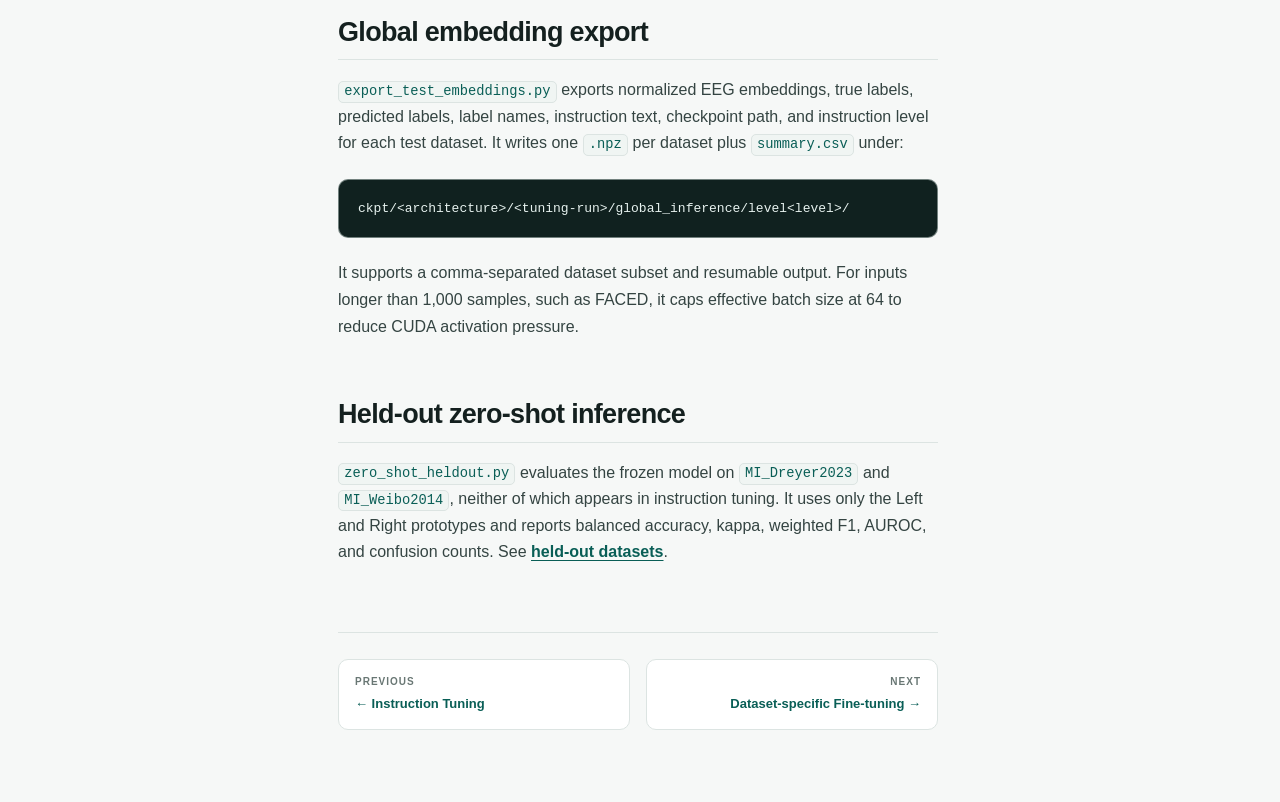
<file: docs/direct-inference.html>
<!doctype html>
<html lang="en">
<head>
  <meta charset="utf-8">
  <meta name="viewport" content="width=device-width, initial-scale=1">
  <meta name="description" content="Direct inference — LEAF documentation">
  <meta name="theme-color" content="#f6f8f7">
  <title>Direct inference | LEAF Docs</title>
  <link rel="icon" href="../assets/leaf-mark.svg" type="image/svg+xml">
  <link rel="stylesheet" href="assets/docs.css?v=20260825-6">
  <script>try{document.documentElement.dataset.theme=localStorage.getItem('leaf-doc-theme-v2')||'light'}catch(e){document.documentElement.dataset.theme='light'}</script>
</head>
<body data-search-index="search-index.json" data-docs-home="./">
  <a class="skip-link" href="#doc-content">Skip to content</a>
  <header class="docs-header">
    <button class="sidebar-toggle" type="button" aria-expanded="false" aria-controls="docs-sidebar" aria-label="Open documentation navigation"><span></span><span></span><span></span></button>
    <a class="docs-brand" href="./" aria-label="LEAF documentation home">
      <span class="brand-mark" aria-hidden="true"><svg viewBox="0 0 40 40"><path d="M31 7C18 8 9 15 9 25c0 5 3 8 8 8 10 0 16-11 14-26Z"/><path d="M11 31c4-8 9-13 17-18"/></svg></span>
      <span><strong>LEAF</strong><small>Documentation</small></span>
    </a>
    <div class="header-actions">
      <label class="search-box"><span class="search-icon" aria-hidden="true">⌕</span><span class="sr-only">Search documentation</span><input id="doc-search" type="search" placeholder="Search docs…" autocomplete="off" aria-controls="search-results" aria-expanded="false"><kbd>/</kbd></label>
      <a class="header-link" href="../index.html">Project <span aria-hidden="true">↗</span></a>
      <button class="theme-toggle" type="button" aria-label="Toggle color theme"><span class="theme-icon" aria-hidden="true">◐</span></button>
    </div>
    <div class="search-results" id="search-results" hidden></div>
  </header>
  <div class="sidebar-backdrop" hidden></div>
  <aside class="docs-sidebar" id="docs-sidebar">
    <div class="sidebar-scroll"><section class="nav-section"><h2>Start</h2><div class="nav-items"><a href="./">Overview</a></div></section><section class="nav-section"><h2>Datasets</h2><div class="nav-items"><a href="datasets/">Dataset Specification</a><a href="datasets/instruction-tuning-datasets.html">Instruction Tuning Datasets</a><a href="datasets/held-out.html">Held-out Datasets</a></div></section><section class="nav-section"><h2>Training &amp; Evaluation</h2><div class="nav-items"><a href="pretraining.html">Pretraining</a><a href="instruction-tuning.html">Instruction Tuning</a><a href="direct-inference.html" aria-current="page" class="active">Direct Inference</a><a href="single-dataset-finetuning.html">Dataset-specific Fine-tuning</a></div></section><section class="nav-section"><h2>Usage</h2><div class="nav-items"><a href="using-leaf.html">Applying LEAF to custom EEG data</a></div></section></div>
    <footer><a href="../index.html">← Back to project</a><span>LEAF public release</span></footer>
  </aside>
  <div class="docs-layout">
    <main class="docs-main" id="doc-content">
      <nav class="breadcrumbs" aria-label="Breadcrumb"><a href="./">Docs</a><span aria-hidden="true">/</span><span>Direct Inference</span></nav>
      <article class="markdown-body"><h1 id="direct-inference">Direct inference</h1>
<p>Direct inference evaluates an instruction-tuned LEAF checkpoint without training a dataset-specific classifier head. Predictions are made by comparing the normalized EEG embedding with frozen text-label prototypes.</p>
<h2 id="standard-direct-inference">Standard direct inference</h2>
<p><code>c_inference.py</code> evaluates every dataset registered in <code>configs/tasks.yaml</code>.</p>
<h3 id="instruction-levels">Instruction levels</h3>
<table>
<thead>
<tr>
<th style="text-align: right;">Level</th>
<th>Instruction embedding</th>
</tr>
</thead>
<tbody>
<tr>
<td style="text-align: right;">0</td>
<td>random Default string; no label blending</td>
</tr>
<tr>
<td style="text-align: right;">1</td>
<td>random task-family instruction; no label blending</td>
</tr>
<tr>
<td style="text-align: right;">2</td>
<td>task-family instruction averaged with the normalized mean of candidate-label embeddings, then normalized</td>
</tr>
</tbody>
</table>
<p>The random instruction choice is seeded by <code>--seed</code>. Each dataset is evaluated against only its own ordered label prototypes.</p>
<h3 id="metrics-and-outputs">Metrics and outputs</h3>
<p>The standard script reports pooled-test balanced accuracy and Cohen's kappa. It creates a <code>direct_inference/</code> directory beside the checkpoint supplied through <code>--ckpt</code> and writes one CSV per level. For the public v1.0 checkpoint:</p>
<pre class="text"><code>checkpoints/direct_inference/leaf-v1.0-instruct-mpnet-base_level0.csv
checkpoints/direct_inference/leaf-v1.0-instruct-mpnet-base_level1.csv
checkpoints/direct_inference/leaf-v1.0-instruct-mpnet-base_level2.csv</code></pre>
<p>Each CSV includes dataset, balanced accuracy, kappa, sample count, and an unweighted mean across datasets.</p>
<h3 id="command">Command</h3>
<div class="sourceCode" id="cb2"><pre class="sourceCode bash"><code class="sourceCode bash"><span id="cb2-1"><a href="#cb2-1" aria-hidden="true" tabindex="-1"></a><span class="ex">python</span> c_inference.py <span class="dt">\</span></span>
<span id="cb2-2"><a href="#cb2-2" aria-hidden="true" tabindex="-1"></a>  <span class="at">--config</span> configs/LEAF_mpnet.yaml <span class="dt">\</span></span>
<span id="cb2-3"><a href="#cb2-3" aria-hidden="true" tabindex="-1"></a>  <span class="at">--gpu</span> 0 <span class="dt">\</span></span>
<span id="cb2-4"><a href="#cb2-4" aria-hidden="true" tabindex="-1"></a>  <span class="at">--bs</span> 256 <span class="dt">\</span></span>
<span id="cb2-5"><a href="#cb2-5" aria-hidden="true" tabindex="-1"></a>  <span class="at">--ckpt</span> checkpoints/leaf-v1.0-instruct-mpnet-base.ckpt <span class="dt">\</span></span>
<span id="cb2-6"><a href="#cb2-6" aria-hidden="true" tabindex="-1"></a>  <span class="at">--level</span> 0,1,2 <span class="dt">\</span></span>
<span id="cb2-7"><a href="#cb2-7" aria-hidden="true" tabindex="-1"></a>  <span class="at">--seed</span> 42</span></code></pre></div>
<p>Use <code>--ckpt</code> to select the checkpoint, <code>--gpu</code> to select the evaluation device, and <code>--bs</code> to control the evaluation batch size.</p>
<h2 id="global-embedding-export">Global embedding export</h2>
<p><code>export_test_embeddings.py</code> exports normalized EEG embeddings, true labels, predicted labels, label names, instruction text, checkpoint path, and instruction level for each test dataset. It writes one <code>.npz</code> per dataset plus <code>summary.csv</code> under:</p>
<pre class="text"><code>ckpt/&lt;architecture&gt;/&lt;tuning-run&gt;/global_inference/level&lt;level&gt;/</code></pre>
<p>It supports a comma-separated dataset subset and resumable output. For inputs longer than 1,000 samples, such as FACED, it caps effective batch size at 64 to reduce CUDA activation pressure.</p>
<h2 id="held-out-zero-shot-inference">Held-out zero-shot inference</h2>
<p><code>zero_shot_heldout.py</code> evaluates the frozen model on <code>MI_Dreyer2023</code> and <code>MI_Weibo2014</code>, neither of which appears in instruction tuning. It uses only the Left and Right prototypes and reports balanced accuracy, kappa, weighted F1, AUROC, and confusion counts. See <a href="datasets/held-out.html">held-out datasets</a>.</p>
</article>
      <nav class="page-pager" aria-label="Documentation pages"><a class="pager-link previous" href="instruction-tuning.html"><span>Previous</span><strong>← Instruction Tuning</strong></a><a class="pager-link next" href="single-dataset-finetuning.html"><span>Next</span><strong>Dataset-specific Fine-tuning →</strong></a></nav>
    </main>
    <aside class="toc-column"><nav class="page-toc" aria-label="On this page"><h2>On this page</h2><a class="toc-level-2" href="#standard-direct-inference">Standard direct inference</a><a class="toc-level-3" href="#instruction-levels">Instruction levels</a><a class="toc-level-3" href="#metrics-and-outputs">Metrics and outputs</a><a class="toc-level-3" href="#command">Command</a><a class="toc-level-2" href="#global-embedding-export">Global embedding export</a><a class="toc-level-2" href="#held-out-zero-shot-inference">Held-out zero-shot inference</a></nav></aside>
  </div>
  <script src="assets/docs.js?v=20260825-6" defer></script>
</body>
</html>
</file>
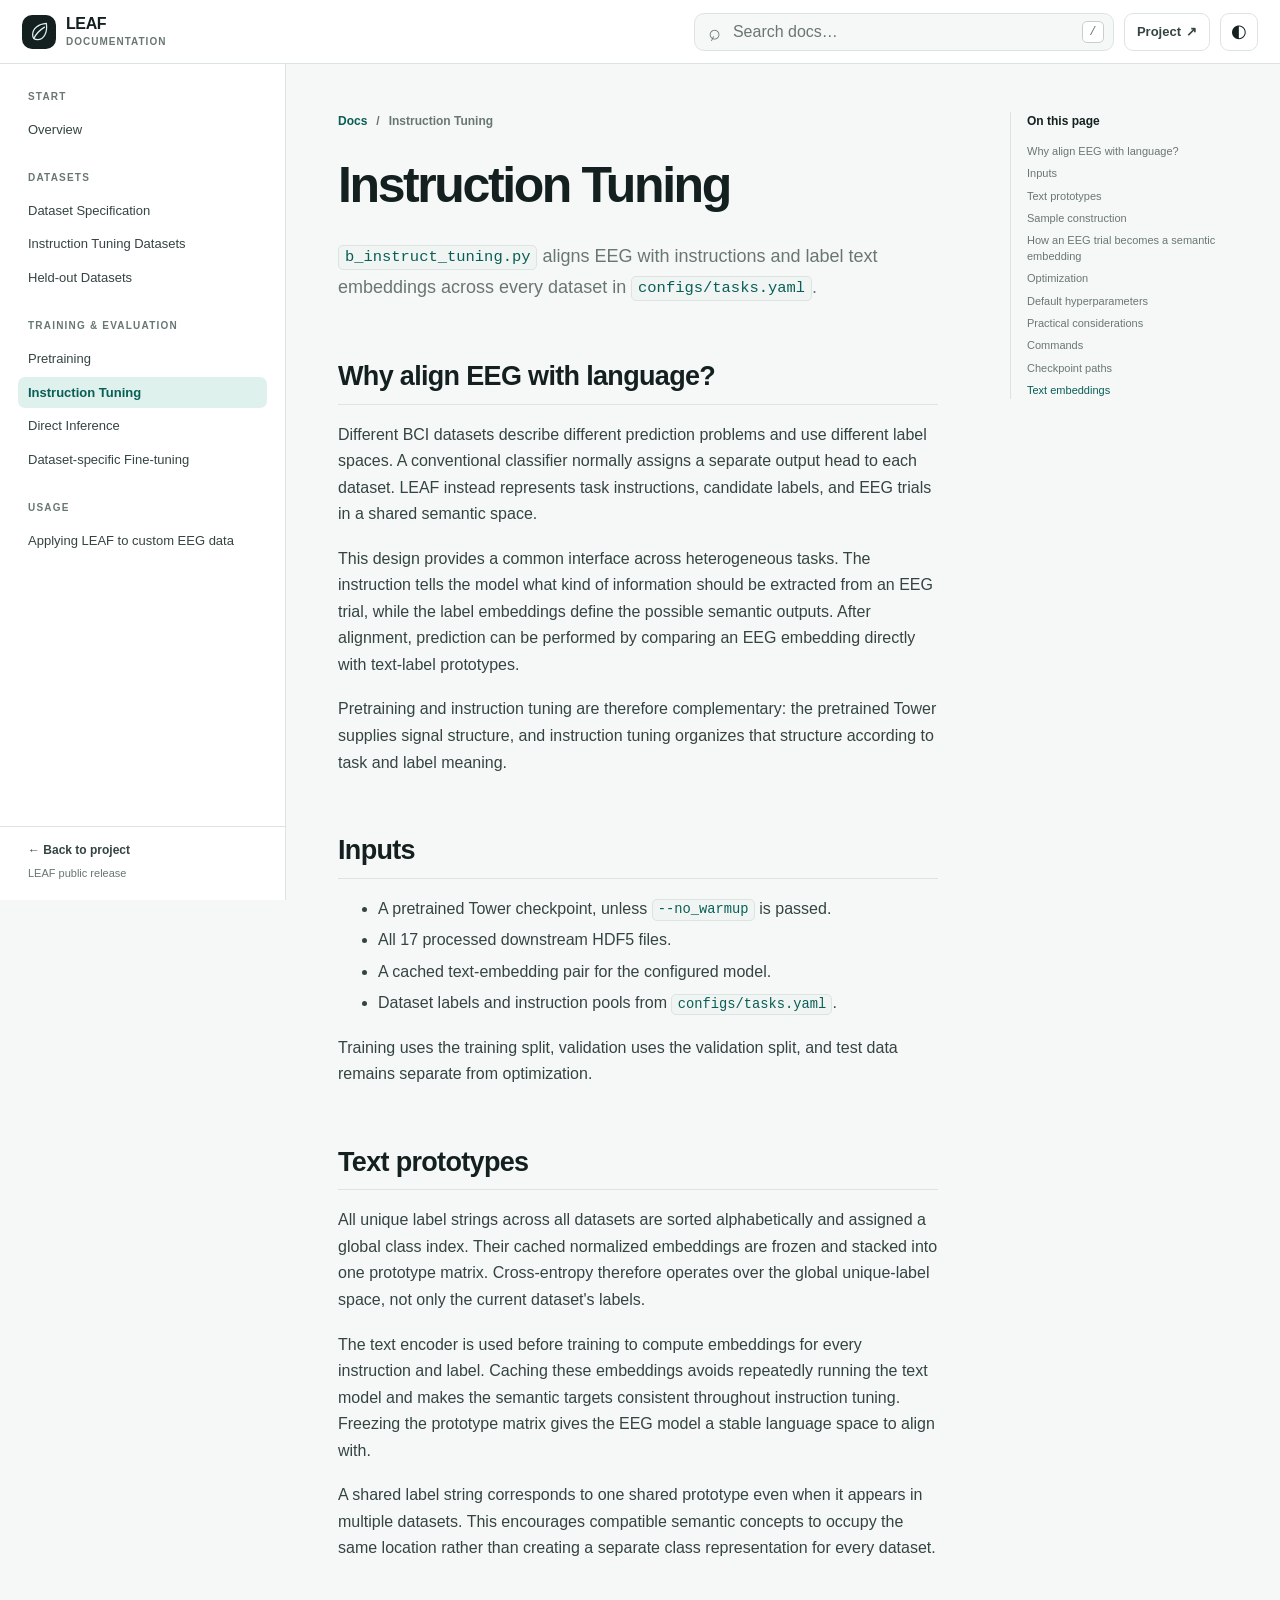
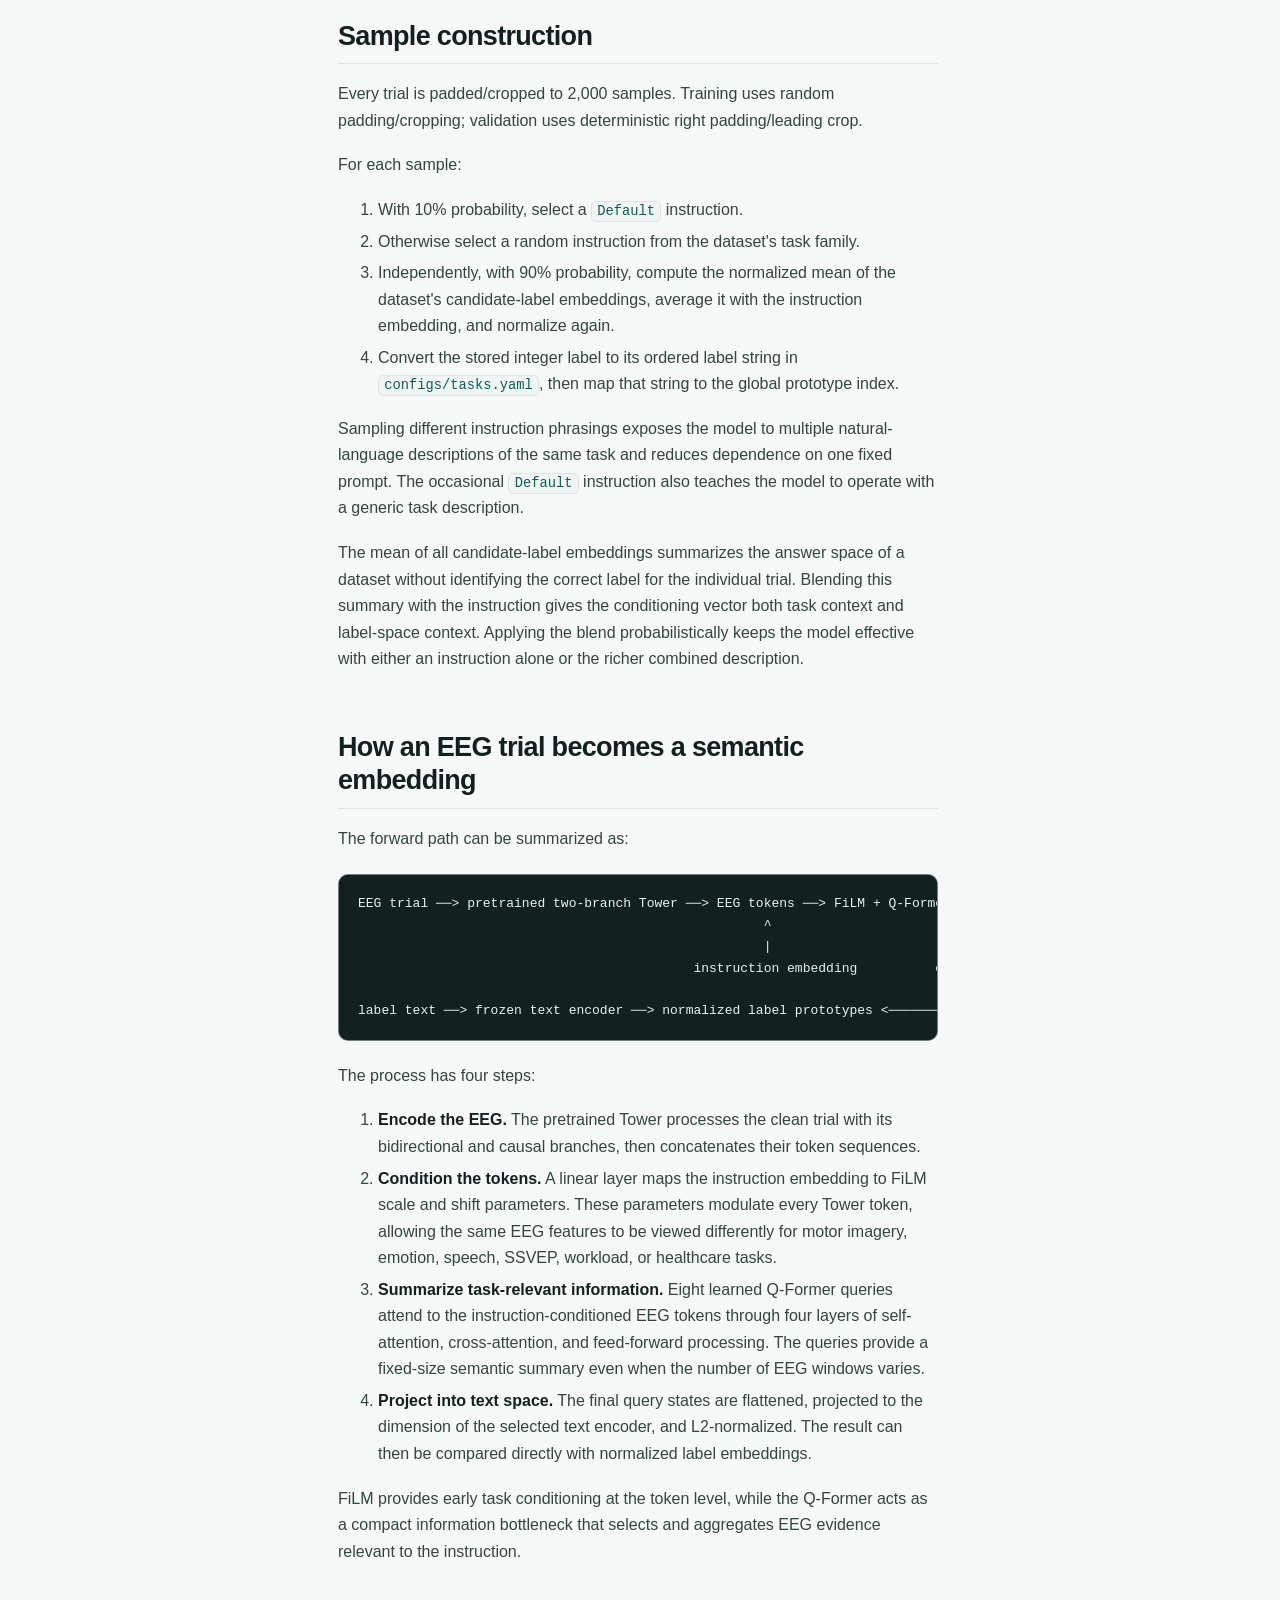
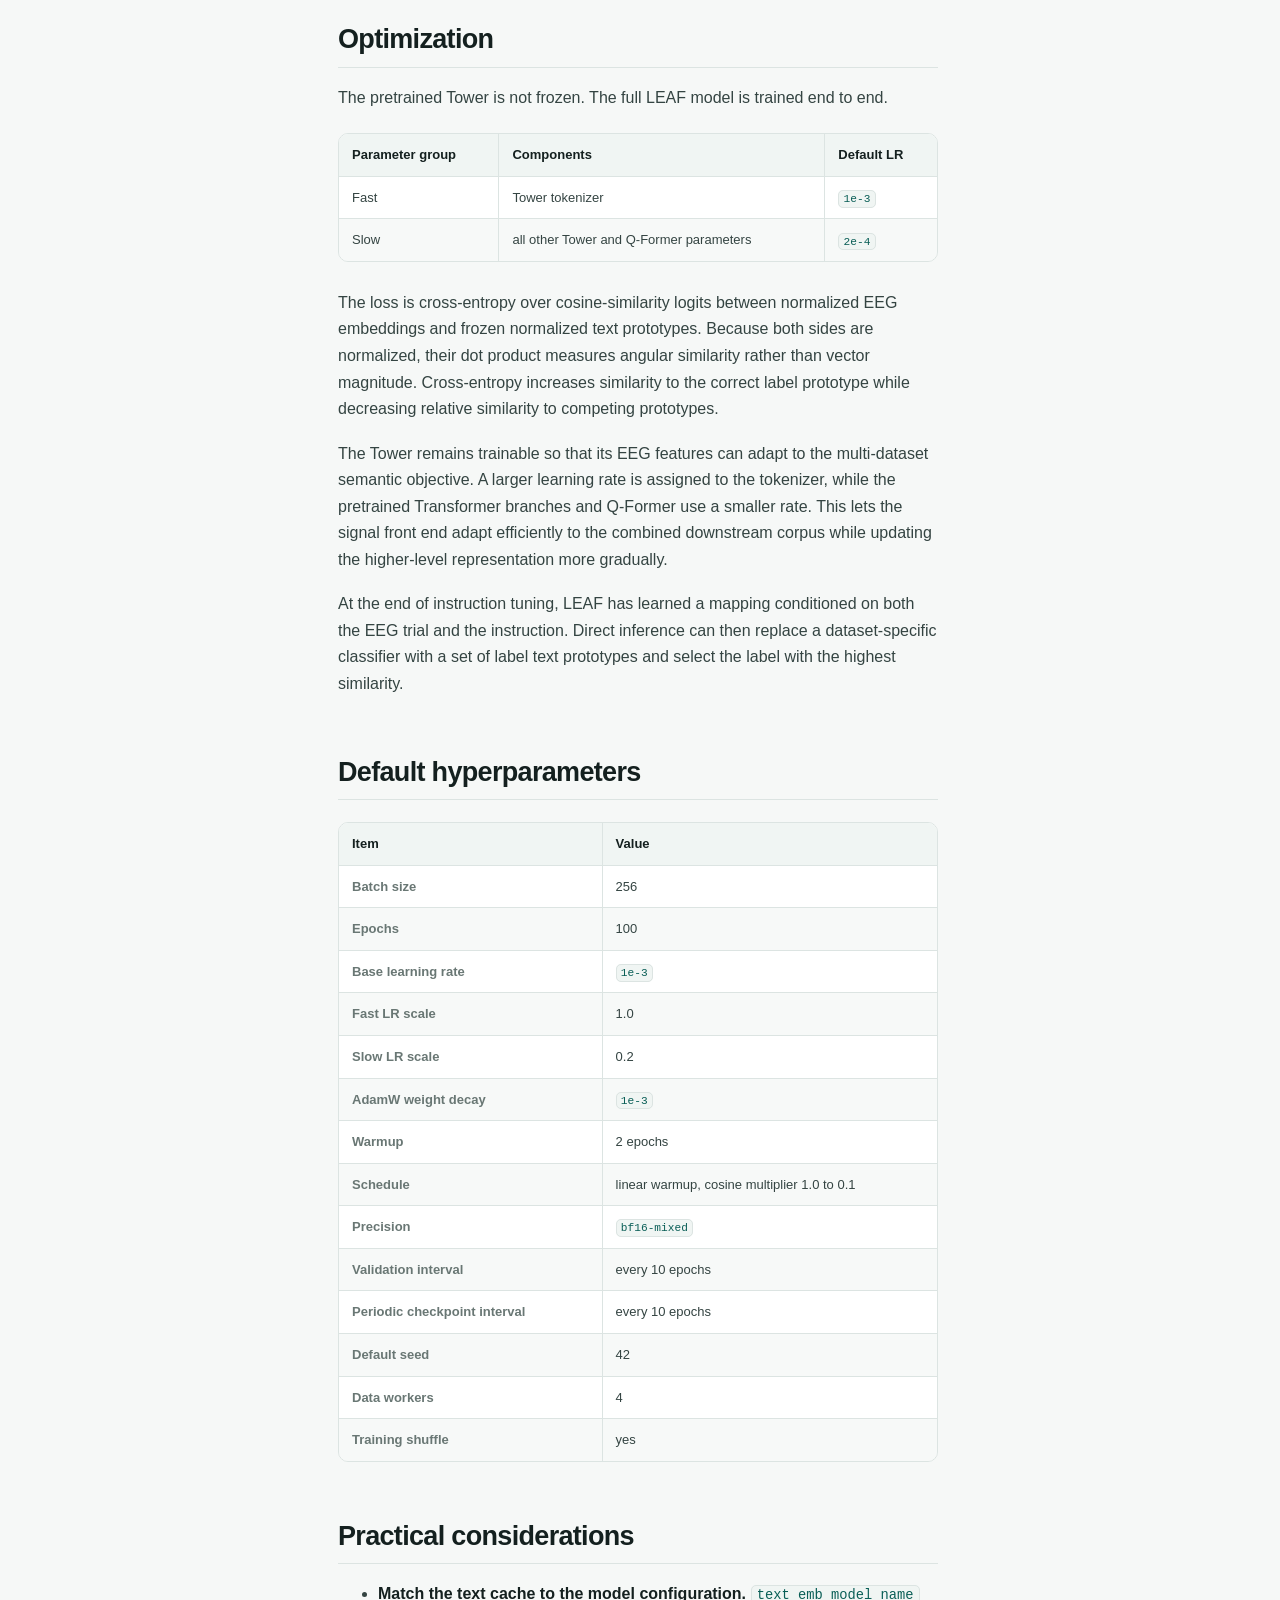
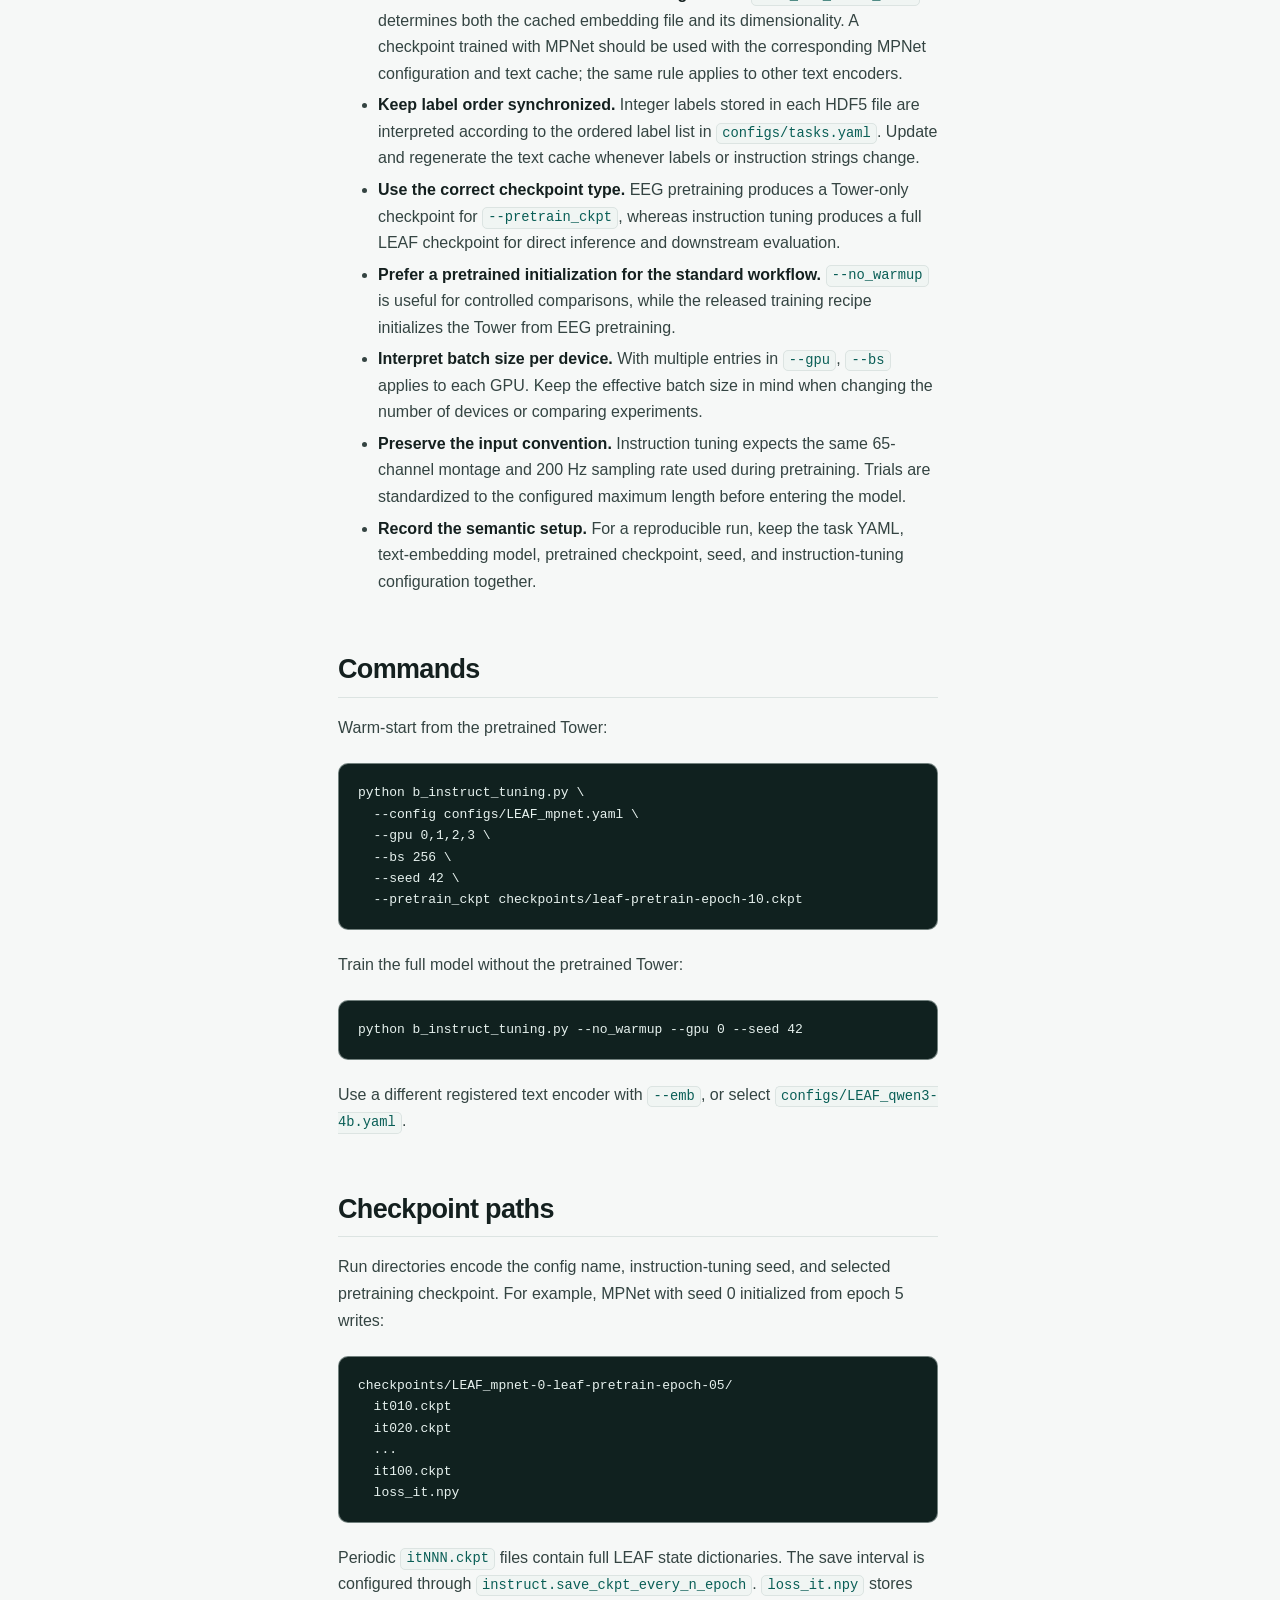
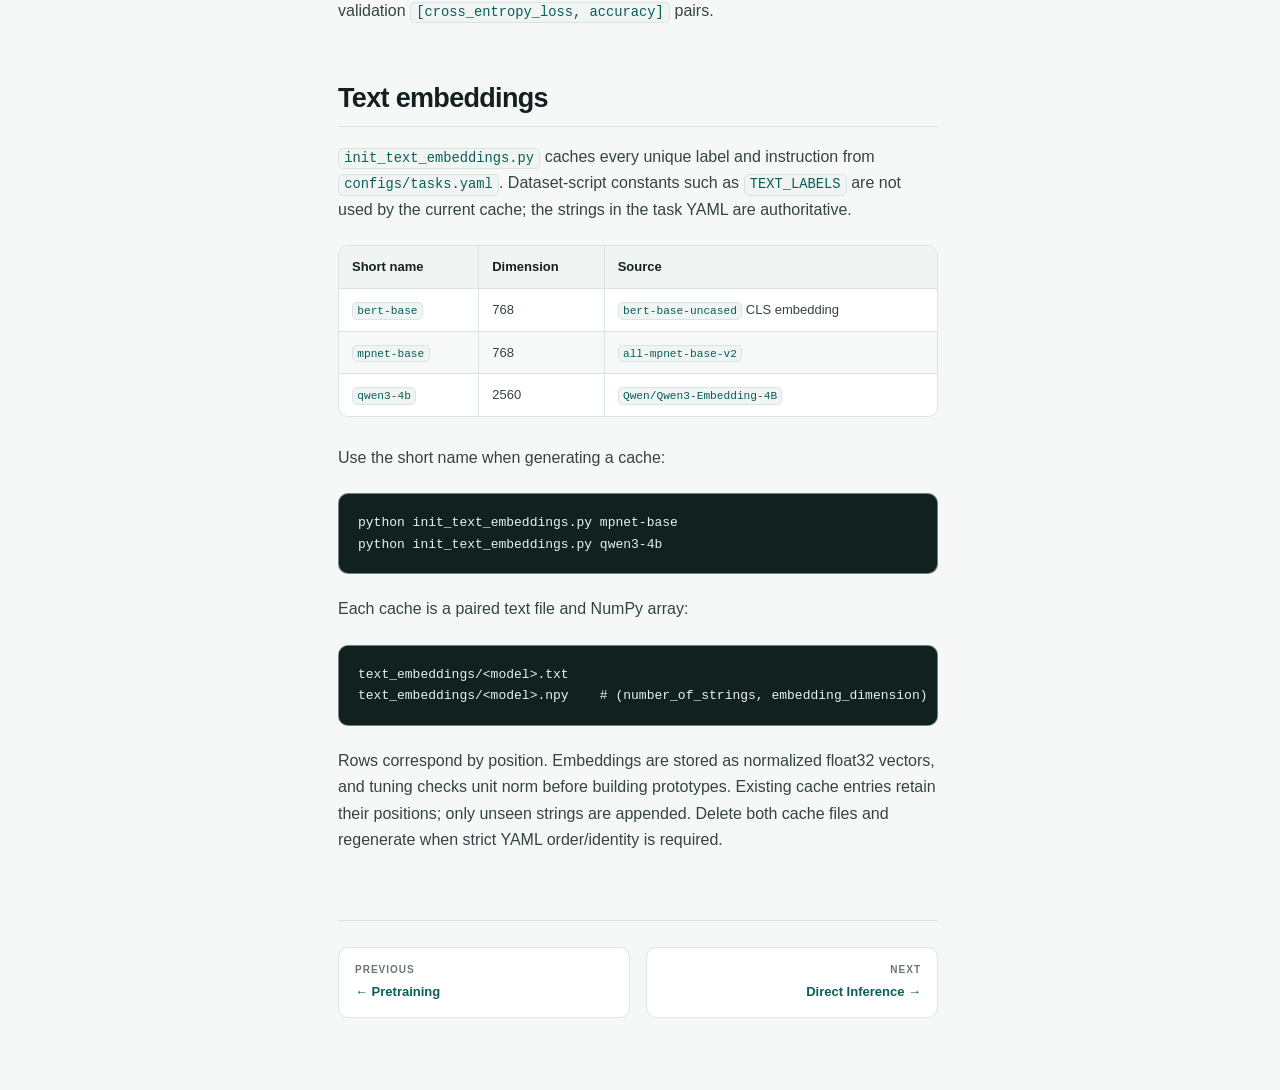
<file: docs/instruction-tuning.html>
<!doctype html>
<html lang="en">
<head>
  <meta charset="utf-8">
  <meta name="viewport" content="width=device-width, initial-scale=1">
  <meta name="description" content="Instruction Tuning — LEAF documentation">
  <meta name="theme-color" content="#f6f8f7">
  <title>Instruction Tuning | LEAF Docs</title>
  <link rel="icon" href="../assets/leaf-mark.svg" type="image/svg+xml">
  <link rel="stylesheet" href="assets/docs.css?v=20260825-6">
  <script>try{document.documentElement.dataset.theme=localStorage.getItem('leaf-doc-theme-v2')||'light'}catch(e){document.documentElement.dataset.theme='light'}</script>
</head>
<body data-search-index="search-index.json" data-docs-home="./">
  <a class="skip-link" href="#doc-content">Skip to content</a>
  <header class="docs-header">
    <button class="sidebar-toggle" type="button" aria-expanded="false" aria-controls="docs-sidebar" aria-label="Open documentation navigation"><span></span><span></span><span></span></button>
    <a class="docs-brand" href="./" aria-label="LEAF documentation home">
      <span class="brand-mark" aria-hidden="true"><svg viewBox="0 0 40 40"><path d="M31 7C18 8 9 15 9 25c0 5 3 8 8 8 10 0 16-11 14-26Z"/><path d="M11 31c4-8 9-13 17-18"/></svg></span>
      <span><strong>LEAF</strong><small>Documentation</small></span>
    </a>
    <div class="header-actions">
      <label class="search-box"><span class="search-icon" aria-hidden="true">⌕</span><span class="sr-only">Search documentation</span><input id="doc-search" type="search" placeholder="Search docs…" autocomplete="off" aria-controls="search-results" aria-expanded="false"><kbd>/</kbd></label>
      <a class="header-link" href="../index.html">Project <span aria-hidden="true">↗</span></a>
      <button class="theme-toggle" type="button" aria-label="Toggle color theme"><span class="theme-icon" aria-hidden="true">◐</span></button>
    </div>
    <div class="search-results" id="search-results" hidden></div>
  </header>
  <div class="sidebar-backdrop" hidden></div>
  <aside class="docs-sidebar" id="docs-sidebar">
    <div class="sidebar-scroll"><section class="nav-section"><h2>Start</h2><div class="nav-items"><a href="./">Overview</a></div></section><section class="nav-section"><h2>Datasets</h2><div class="nav-items"><a href="datasets/">Dataset Specification</a><a href="datasets/instruction-tuning-datasets.html">Instruction Tuning Datasets</a><a href="datasets/held-out.html">Held-out Datasets</a></div></section><section class="nav-section"><h2>Training &amp; Evaluation</h2><div class="nav-items"><a href="pretraining.html">Pretraining</a><a href="instruction-tuning.html" aria-current="page" class="active">Instruction Tuning</a><a href="direct-inference.html">Direct Inference</a><a href="single-dataset-finetuning.html">Dataset-specific Fine-tuning</a></div></section><section class="nav-section"><h2>Usage</h2><div class="nav-items"><a href="using-leaf.html">Applying LEAF to custom EEG data</a></div></section></div>
    <footer><a href="../index.html">← Back to project</a><span>LEAF public release</span></footer>
  </aside>
  <div class="docs-layout">
    <main class="docs-main" id="doc-content">
      <nav class="breadcrumbs" aria-label="Breadcrumb"><a href="./">Docs</a><span aria-hidden="true">/</span><span>Instruction Tuning</span></nav>
      <article class="markdown-body"><h1 id="instruction-tuning">Instruction Tuning</h1>
<p><code>b_instruct_tuning.py</code> aligns EEG with instructions and label text embeddings across every dataset in <code>configs/tasks.yaml</code>.</p>
<h2 id="why-align-eeg-with-language">Why align EEG with language?</h2>
<p>Different BCI datasets describe different prediction problems and use different label spaces. A conventional classifier normally assigns a separate output head to each dataset. LEAF instead represents task instructions, candidate labels, and EEG trials in a shared semantic space.</p>
<p>This design provides a common interface across heterogeneous tasks. The instruction tells the model what kind of information should be extracted from an EEG trial, while the label embeddings define the possible semantic outputs. After alignment, prediction can be performed by comparing an EEG embedding directly with text-label prototypes.</p>
<p>Pretraining and instruction tuning are therefore complementary: the pretrained Tower supplies signal structure, and instruction tuning organizes that structure according to task and label meaning.</p>
<h2 id="inputs">Inputs</h2>
<ul>
<li>A pretrained Tower checkpoint, unless <code>--no_warmup</code> is passed.</li>
<li>All 17 processed downstream HDF5 files.</li>
<li>A cached text-embedding pair for the configured model.</li>
<li>Dataset labels and instruction pools from <code>configs/tasks.yaml</code>.</li>
</ul>
<p>Training uses the training split, validation uses the validation split, and test data remains separate from optimization.</p>
<h2 id="text-prototypes">Text prototypes</h2>
<p>All unique label strings across all datasets are sorted alphabetically and assigned a global class index. Their cached normalized embeddings are frozen and stacked into one prototype matrix. Cross-entropy therefore operates over the global unique-label space, not only the current dataset's labels.</p>
<p>The text encoder is used before training to compute embeddings for every instruction and label. Caching these embeddings avoids repeatedly running the text model and makes the semantic targets consistent throughout instruction tuning. Freezing the prototype matrix gives the EEG model a stable language space to align with.</p>
<p>A shared label string corresponds to one shared prototype even when it appears in multiple datasets. This encourages compatible semantic concepts to occupy the same location rather than creating a separate class representation for every dataset.</p>
<h2 id="sample-construction">Sample construction</h2>
<p>Every trial is padded/cropped to 2,000 samples. Training uses random padding/cropping; validation uses deterministic right padding/leading crop.</p>
<p>For each sample:</p>
<ol type="1">
<li>With 10% probability, select a <code>Default</code> instruction.</li>
<li>Otherwise select a random instruction from the dataset's task family.</li>
<li>Independently, with 90% probability, compute the normalized mean of the dataset's candidate-label embeddings, average it with the instruction embedding, and normalize again.</li>
<li>Convert the stored integer label to its ordered label string in <code>configs/tasks.yaml</code>, then map that string to the global prototype index.</li>
</ol>
<p>Sampling different instruction phrasings exposes the model to multiple natural-language descriptions of the same task and reduces dependence on one fixed prompt. The occasional <code>Default</code> instruction also teaches the model to operate with a generic task description.</p>
<p>The mean of all candidate-label embeddings summarizes the answer space of a dataset without identifying the correct label for the individual trial. Blending this summary with the instruction gives the conditioning vector both task context and label-space context. Applying the blend probabilistically keeps the model effective with either an instruction alone or the richer combined description.</p>
<h2 id="how-an-eeg-trial-becomes-a-semantic-embedding">How an EEG trial becomes a semantic embedding</h2>
<p>The forward path can be summarized as:</p>
<pre class="text"><code>EEG trial ──&gt; pretrained two-branch Tower ──&gt; EEG tokens ──&gt; FiLM + Q-Former ──&gt; normalized EEG embedding
                                                    ^                                  |
                                                    |                                  v
                                           instruction embedding          cosine similarity
                                                                                       |
label text ──&gt; frozen text encoder ──&gt; normalized label prototypes &lt;───────────────────┘</code></pre>
<p>The process has four steps:</p>
<ol type="1">
<li><strong>Encode the EEG.</strong> The pretrained Tower processes the clean trial with its bidirectional and causal branches, then concatenates their token sequences.</li>
<li><strong>Condition the tokens.</strong> A linear layer maps the instruction embedding to FiLM scale and shift parameters. These parameters modulate every Tower token, allowing the same EEG features to be viewed differently for motor imagery, emotion, speech, SSVEP, workload, or healthcare tasks.</li>
<li><strong>Summarize task-relevant information.</strong> Eight learned Q-Former queries attend to the instruction-conditioned EEG tokens through four layers of self-attention, cross-attention, and feed-forward processing. The queries provide a fixed-size semantic summary even when the number of EEG windows varies.</li>
<li><strong>Project into text space.</strong> The final query states are flattened, projected to the dimension of the selected text encoder, and L2-normalized. The result can then be compared directly with normalized label embeddings.</li>
</ol>
<p>FiLM provides early task conditioning at the token level, while the Q-Former acts as a compact information bottleneck that selects and aggregates EEG evidence relevant to the instruction.</p>
<h2 id="optimization">Optimization</h2>
<p>The pretrained Tower is not frozen. The full LEAF model is trained end to end.</p>
<table>
<thead>
<tr>
<th>Parameter group</th>
<th>Components</th>
<th style="text-align: right;">Default LR</th>
</tr>
</thead>
<tbody>
<tr>
<td>Fast</td>
<td>Tower tokenizer</td>
<td style="text-align: right;"><code>1e-3</code></td>
</tr>
<tr>
<td>Slow</td>
<td>all other Tower and Q-Former parameters</td>
<td style="text-align: right;"><code>2e-4</code></td>
</tr>
</tbody>
</table>
<p>The loss is cross-entropy over cosine-similarity logits between normalized EEG embeddings and frozen normalized text prototypes. Because both sides are normalized, their dot product measures angular similarity rather than vector magnitude. Cross-entropy increases similarity to the correct label prototype while decreasing relative similarity to competing prototypes.</p>
<p>The Tower remains trainable so that its EEG features can adapt to the multi-dataset semantic objective. A larger learning rate is assigned to the tokenizer, while the pretrained Transformer branches and Q-Former use a smaller rate. This lets the signal front end adapt efficiently to the combined downstream corpus while updating the higher-level representation more gradually.</p>
<p>At the end of instruction tuning, LEAF has learned a mapping conditioned on both the EEG trial and the instruction. Direct inference can then replace a dataset-specific classifier with a set of label text prototypes and select the label with the highest similarity.</p>
<h2 id="default-hyperparameters">Default hyperparameters</h2>
<table>
<thead>
<tr>
<th>Item</th>
<th style="text-align: right;">Value</th>
</tr>
</thead>
<tbody>
<tr>
<td>Batch size</td>
<td style="text-align: right;">256</td>
</tr>
<tr>
<td>Epochs</td>
<td style="text-align: right;">100</td>
</tr>
<tr>
<td>Base learning rate</td>
<td style="text-align: right;"><code>1e-3</code></td>
</tr>
<tr>
<td>Fast LR scale</td>
<td style="text-align: right;">1.0</td>
</tr>
<tr>
<td>Slow LR scale</td>
<td style="text-align: right;">0.2</td>
</tr>
<tr>
<td>AdamW weight decay</td>
<td style="text-align: right;"><code>1e-3</code></td>
</tr>
<tr>
<td>Warmup</td>
<td style="text-align: right;">2 epochs</td>
</tr>
<tr>
<td>Schedule</td>
<td style="text-align: right;">linear warmup, cosine multiplier 1.0 to 0.1</td>
</tr>
<tr>
<td>Precision</td>
<td style="text-align: right;"><code>bf16-mixed</code></td>
</tr>
<tr>
<td>Validation interval</td>
<td style="text-align: right;">every 10 epochs</td>
</tr>
<tr>
<td>Periodic checkpoint interval</td>
<td style="text-align: right;">every 10 epochs</td>
</tr>
<tr>
<td>Default seed</td>
<td style="text-align: right;">42</td>
</tr>
<tr>
<td>Data workers</td>
<td style="text-align: right;">4</td>
</tr>
<tr>
<td>Training shuffle</td>
<td style="text-align: right;">yes</td>
</tr>
</tbody>
</table>
<h2 id="practical-considerations">Practical considerations</h2>
<ul>
<li><strong>Match the text cache to the model configuration.</strong> <code>text_emb_model_name</code> determines both the cached embedding file and its dimensionality. A checkpoint trained with MPNet should be used with the corresponding MPNet configuration and text cache; the same rule applies to other text encoders.</li>
<li><strong>Keep label order synchronized.</strong> Integer labels stored in each HDF5 file are interpreted according to the ordered label list in <code>configs/tasks.yaml</code>. Update and regenerate the text cache whenever labels or instruction strings change.</li>
<li><strong>Use the correct checkpoint type.</strong> EEG pretraining produces a Tower-only checkpoint for <code>--pretrain_ckpt</code>, whereas instruction tuning produces a full LEAF checkpoint for direct inference and downstream evaluation.</li>
<li><strong>Prefer a pretrained initialization for the standard workflow.</strong> <code>--no_warmup</code> is useful for controlled comparisons, while the released training recipe initializes the Tower from EEG pretraining.</li>
<li><strong>Interpret batch size per device.</strong> With multiple entries in <code>--gpu</code>, <code>--bs</code> applies to each GPU. Keep the effective batch size in mind when changing the number of devices or comparing experiments.</li>
<li><strong>Preserve the input convention.</strong> Instruction tuning expects the same 65-channel montage and 200 Hz sampling rate used during pretraining. Trials are standardized to the configured maximum length before entering the model.</li>
<li><strong>Record the semantic setup.</strong> For a reproducible run, keep the task YAML, text-embedding model, pretrained checkpoint, seed, and instruction-tuning configuration together.</li>
</ul>
<h2 id="commands">Commands</h2>
<p>Warm-start from the pretrained Tower:</p>
<div class="sourceCode" id="cb2"><pre class="sourceCode bash"><code class="sourceCode bash"><span id="cb2-1"><a href="#cb2-1" aria-hidden="true" tabindex="-1"></a><span class="ex">python</span> b_instruct_tuning.py <span class="dt">\</span></span>
<span id="cb2-2"><a href="#cb2-2" aria-hidden="true" tabindex="-1"></a>  <span class="at">--config</span> configs/LEAF_mpnet.yaml <span class="dt">\</span></span>
<span id="cb2-3"><a href="#cb2-3" aria-hidden="true" tabindex="-1"></a>  <span class="at">--gpu</span> 0,1,2,3 <span class="dt">\</span></span>
<span id="cb2-4"><a href="#cb2-4" aria-hidden="true" tabindex="-1"></a>  <span class="at">--bs</span> 256 <span class="dt">\</span></span>
<span id="cb2-5"><a href="#cb2-5" aria-hidden="true" tabindex="-1"></a>  <span class="at">--seed</span> 42 <span class="dt">\</span></span>
<span id="cb2-6"><a href="#cb2-6" aria-hidden="true" tabindex="-1"></a>  <span class="at">--pretrain_ckpt</span> checkpoints/leaf-pretrain-epoch-10.ckpt</span></code></pre></div>
<p>Train the full model without the pretrained Tower:</p>
<div class="sourceCode" id="cb3"><pre class="sourceCode bash"><code class="sourceCode bash"><span id="cb3-1"><a href="#cb3-1" aria-hidden="true" tabindex="-1"></a><span class="ex">python</span> b_instruct_tuning.py <span class="at">--no_warmup</span> <span class="at">--gpu</span> 0 <span class="at">--seed</span> 42</span></code></pre></div>
<p>Use a different registered text encoder with <code>--emb</code>, or select <code>configs/LEAF_qwen3-4b.yaml</code>.</p>
<h2 id="checkpoint-paths">Checkpoint paths</h2>
<p>Run directories encode the config name, instruction-tuning seed, and selected pretraining checkpoint. For example, MPNet with seed 0 initialized from epoch 5 writes:</p>
<pre class="text"><code>checkpoints/LEAF_mpnet-0-leaf-pretrain-epoch-05/
  it010.ckpt
  it020.ckpt
  ...
  it100.ckpt
  loss_it.npy</code></pre>
<p>Periodic <code>itNNN.ckpt</code> files contain full LEAF state dictionaries. The save interval is configured through <code>instruct.save_ckpt_every_n_epoch</code>. <code>loss_it.npy</code> stores validation <code>[cross_entropy_loss, accuracy]</code> pairs.</p>
<h2 id="text-embeddings">Text embeddings</h2>
<p><code>init_text_embeddings.py</code> caches every unique label and instruction from <code>configs/tasks.yaml</code>. Dataset-script constants such as <code>TEXT_LABELS</code> are not used by the current cache; the strings in the task YAML are authoritative.</p>
<table>
<thead>
<tr>
<th>Short name</th>
<th style="text-align: right;">Dimension</th>
<th>Source</th>
</tr>
</thead>
<tbody>
<tr>
<td><code>bert-base</code></td>
<td style="text-align: right;">768</td>
<td><code>bert-base-uncased</code> CLS embedding</td>
</tr>
<tr>
<td><code>mpnet-base</code></td>
<td style="text-align: right;">768</td>
<td><code>all-mpnet-base-v2</code></td>
</tr>
<tr>
<td><code>qwen3-4b</code></td>
<td style="text-align: right;">2560</td>
<td><code>Qwen/Qwen3-Embedding-4B</code></td>
</tr>
</tbody>
</table>
<p>Use the short name when generating a cache:</p>
<div class="sourceCode" id="cb5"><pre class="sourceCode bash"><code class="sourceCode bash"><span id="cb5-1"><a href="#cb5-1" aria-hidden="true" tabindex="-1"></a><span class="ex">python</span> init_text_embeddings.py mpnet-base</span>
<span id="cb5-2"><a href="#cb5-2" aria-hidden="true" tabindex="-1"></a><span class="ex">python</span> init_text_embeddings.py qwen3-4b</span></code></pre></div>
<p>Each cache is a paired text file and NumPy array:</p>
<pre class="text"><code>text_embeddings/&lt;model&gt;.txt
text_embeddings/&lt;model&gt;.npy    # (number_of_strings, embedding_dimension)</code></pre>
<p>Rows correspond by position. Embeddings are stored as normalized float32 vectors, and tuning checks unit norm before building prototypes. Existing cache entries retain their positions; only unseen strings are appended. Delete both cache files and regenerate when strict YAML order/identity is required.</p>
</article>
      <nav class="page-pager" aria-label="Documentation pages"><a class="pager-link previous" href="pretraining.html"><span>Previous</span><strong>← Pretraining</strong></a><a class="pager-link next" href="direct-inference.html"><span>Next</span><strong>Direct Inference →</strong></a></nav>
    </main>
    <aside class="toc-column"><nav class="page-toc" aria-label="On this page"><h2>On this page</h2><a class="toc-level-2" href="#why-align-eeg-with-language">Why align EEG with language?</a><a class="toc-level-2" href="#inputs">Inputs</a><a class="toc-level-2" href="#text-prototypes">Text prototypes</a><a class="toc-level-2" href="#sample-construction">Sample construction</a><a class="toc-level-2" href="#how-an-eeg-trial-becomes-a-semantic-embedding">How an EEG trial becomes a semantic embedding</a><a class="toc-level-2" href="#optimization">Optimization</a><a class="toc-level-2" href="#default-hyperparameters">Default hyperparameters</a><a class="toc-level-2" href="#practical-considerations">Practical considerations</a><a class="toc-level-2" href="#commands">Commands</a><a class="toc-level-2" href="#checkpoint-paths">Checkpoint paths</a><a class="toc-level-2" href="#text-embeddings">Text embeddings</a></nav></aside>
  </div>
  <script src="assets/docs.js?v=20260825-6" defer></script>
</body>
</html>
</file>
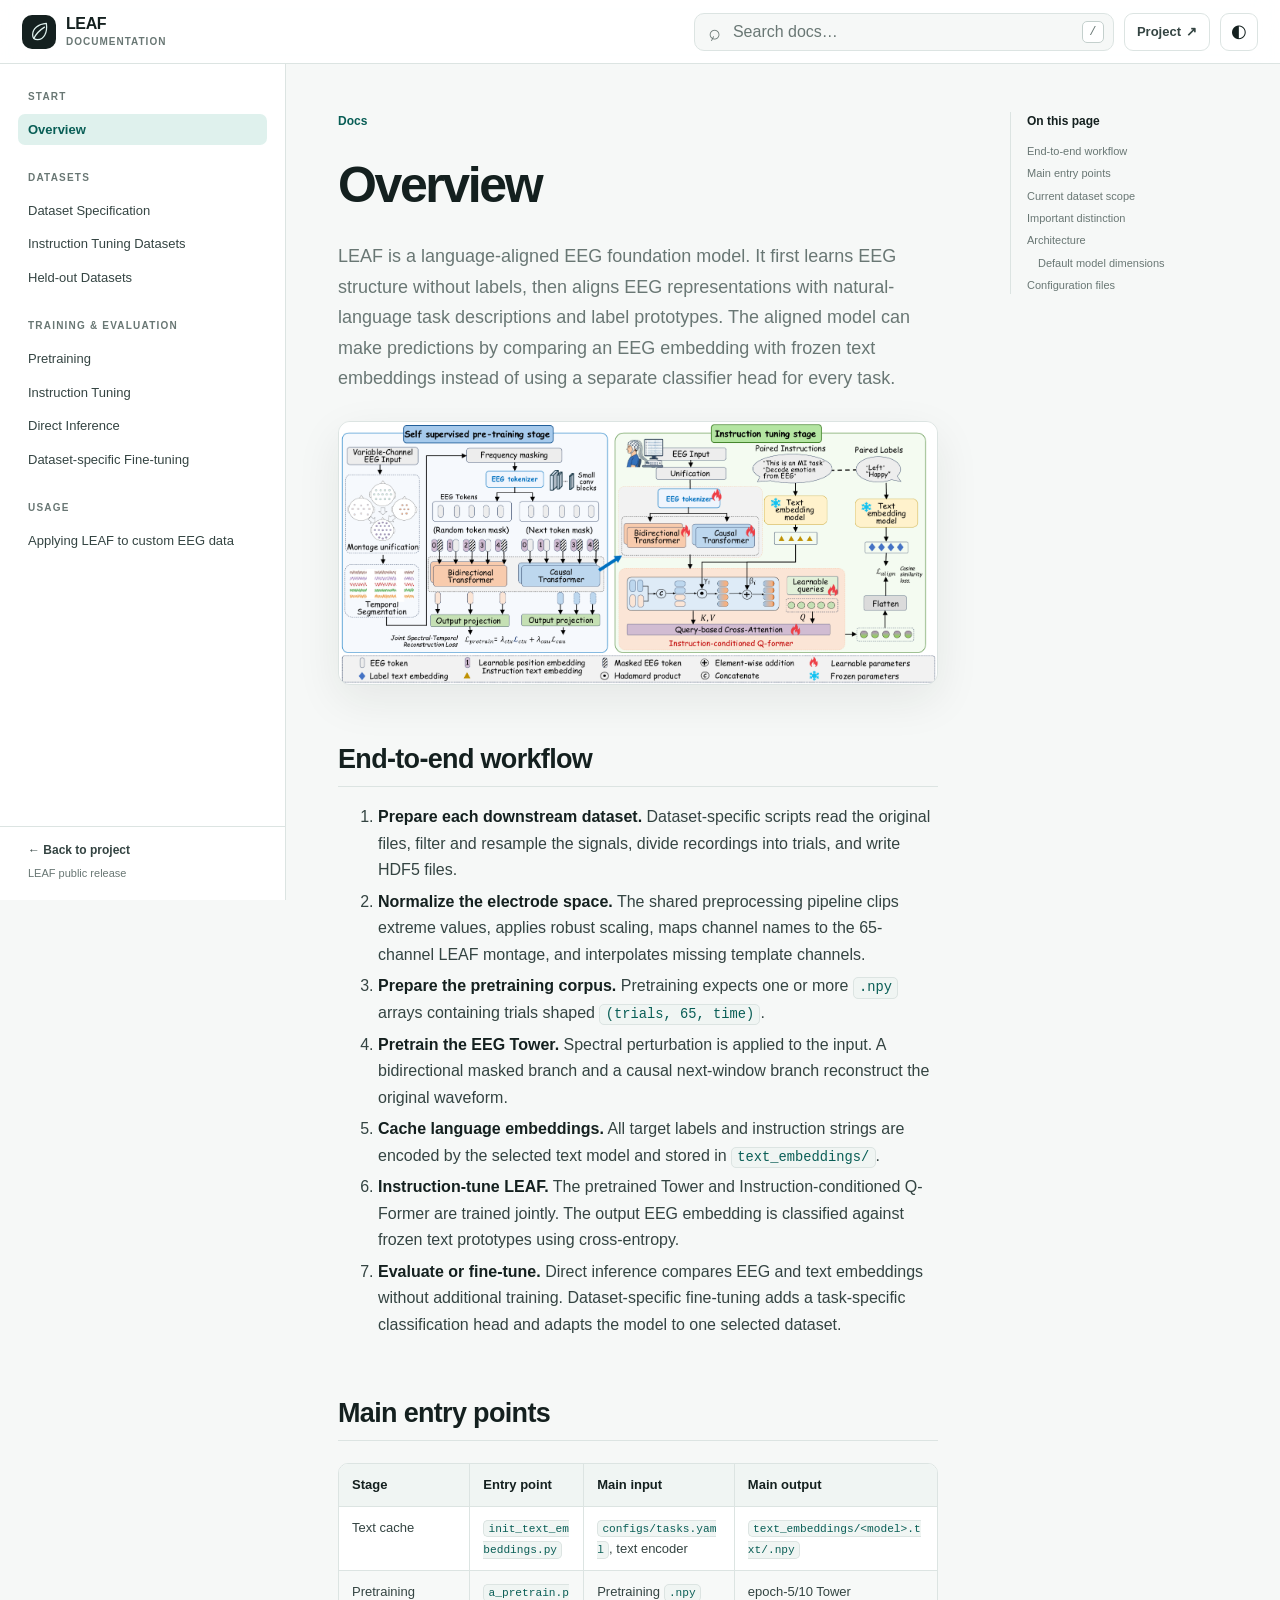
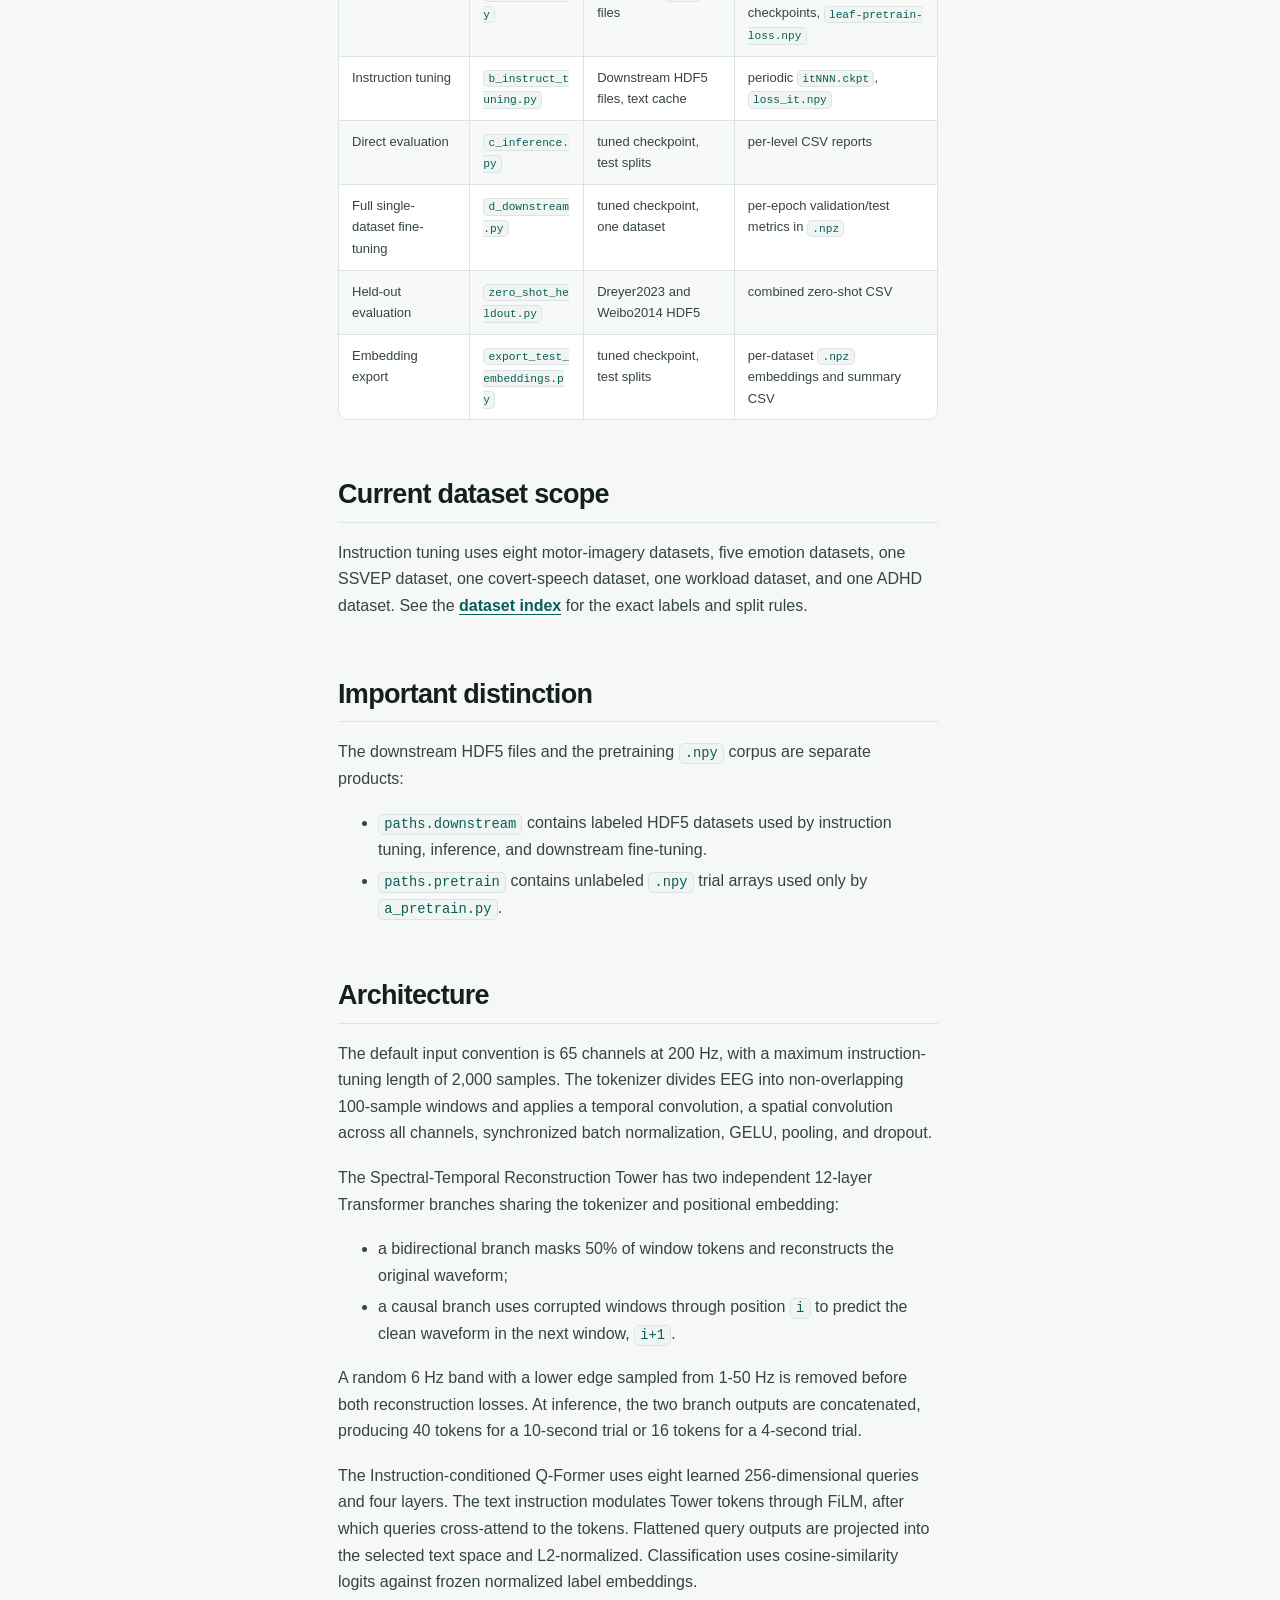
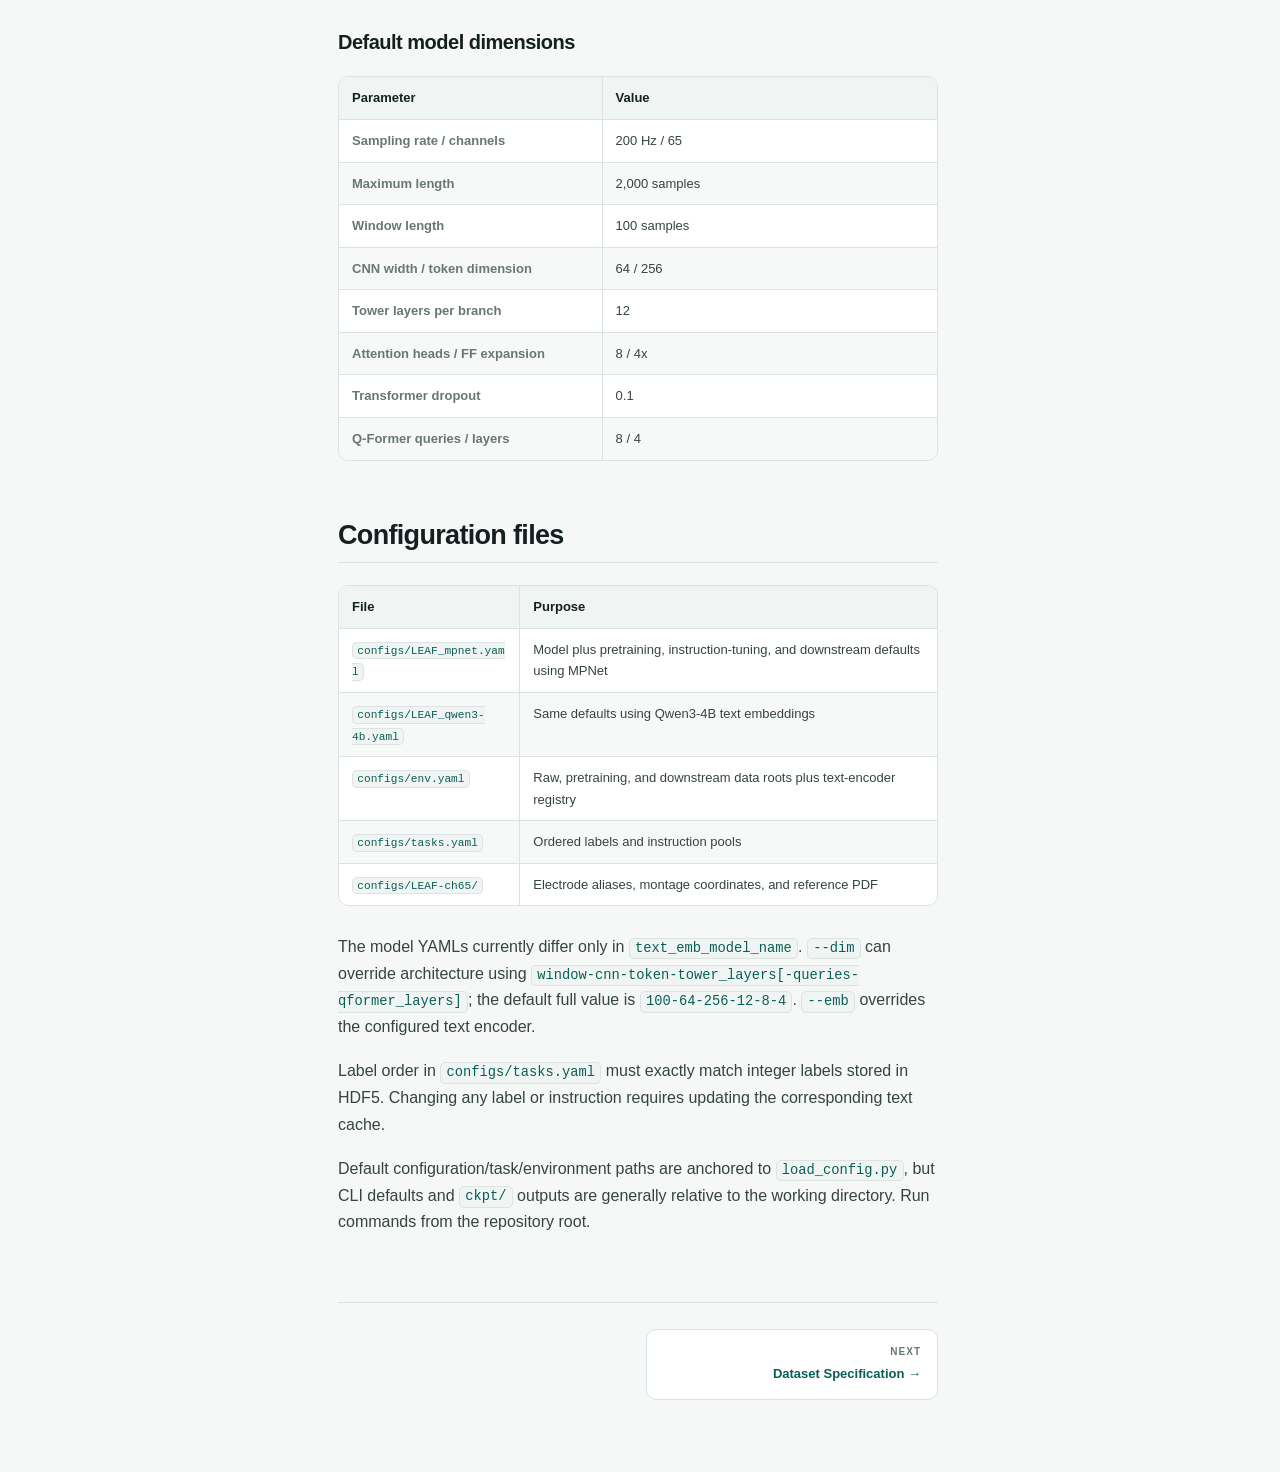
<file: docs/overview.html>
<!doctype html><html lang="en"><head><meta charset="utf-8"><meta name="viewport" content="width=device-width,initial-scale=1"><meta http-equiv="refresh" content="0; url=./"><link rel="canonical" href="./"><title>LEAF Documentation</title></head><body><p><a href="./">Go to the LEAF documentation overview</a>.</p></body></html>
</file>
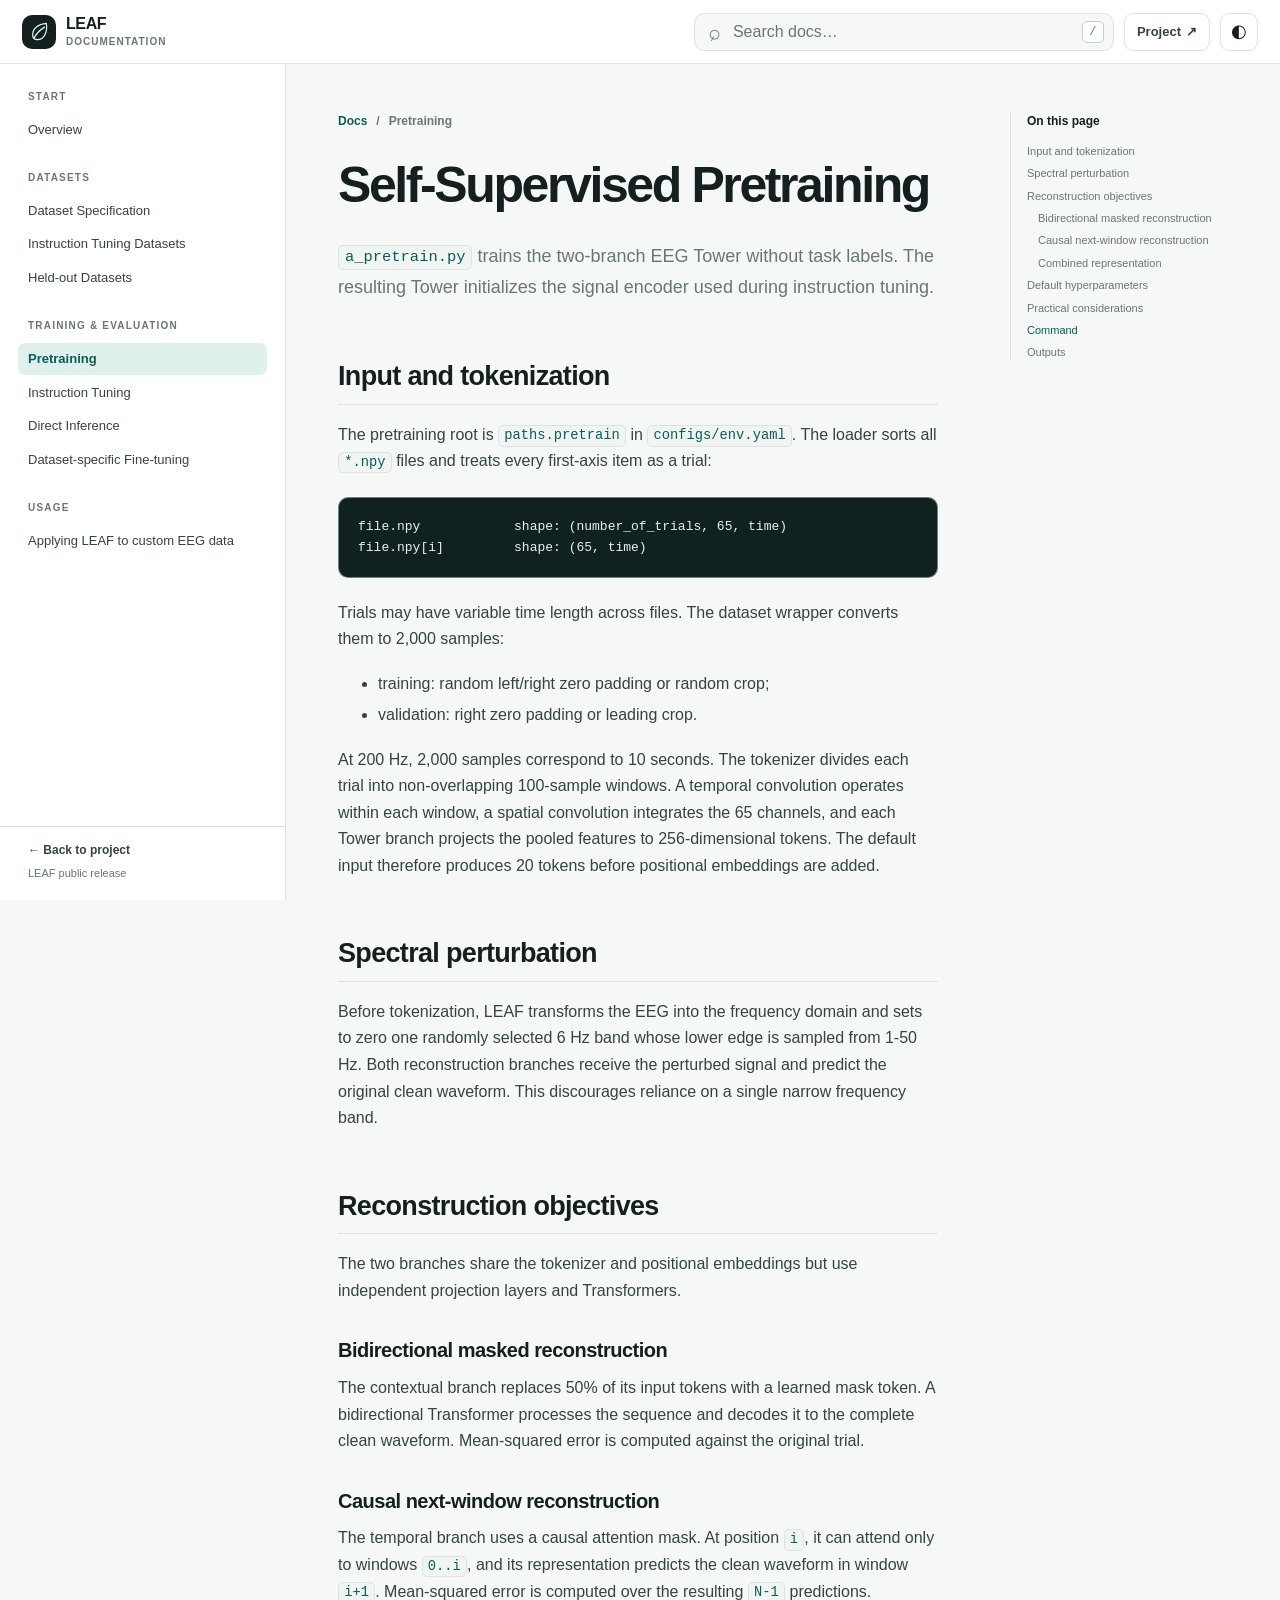
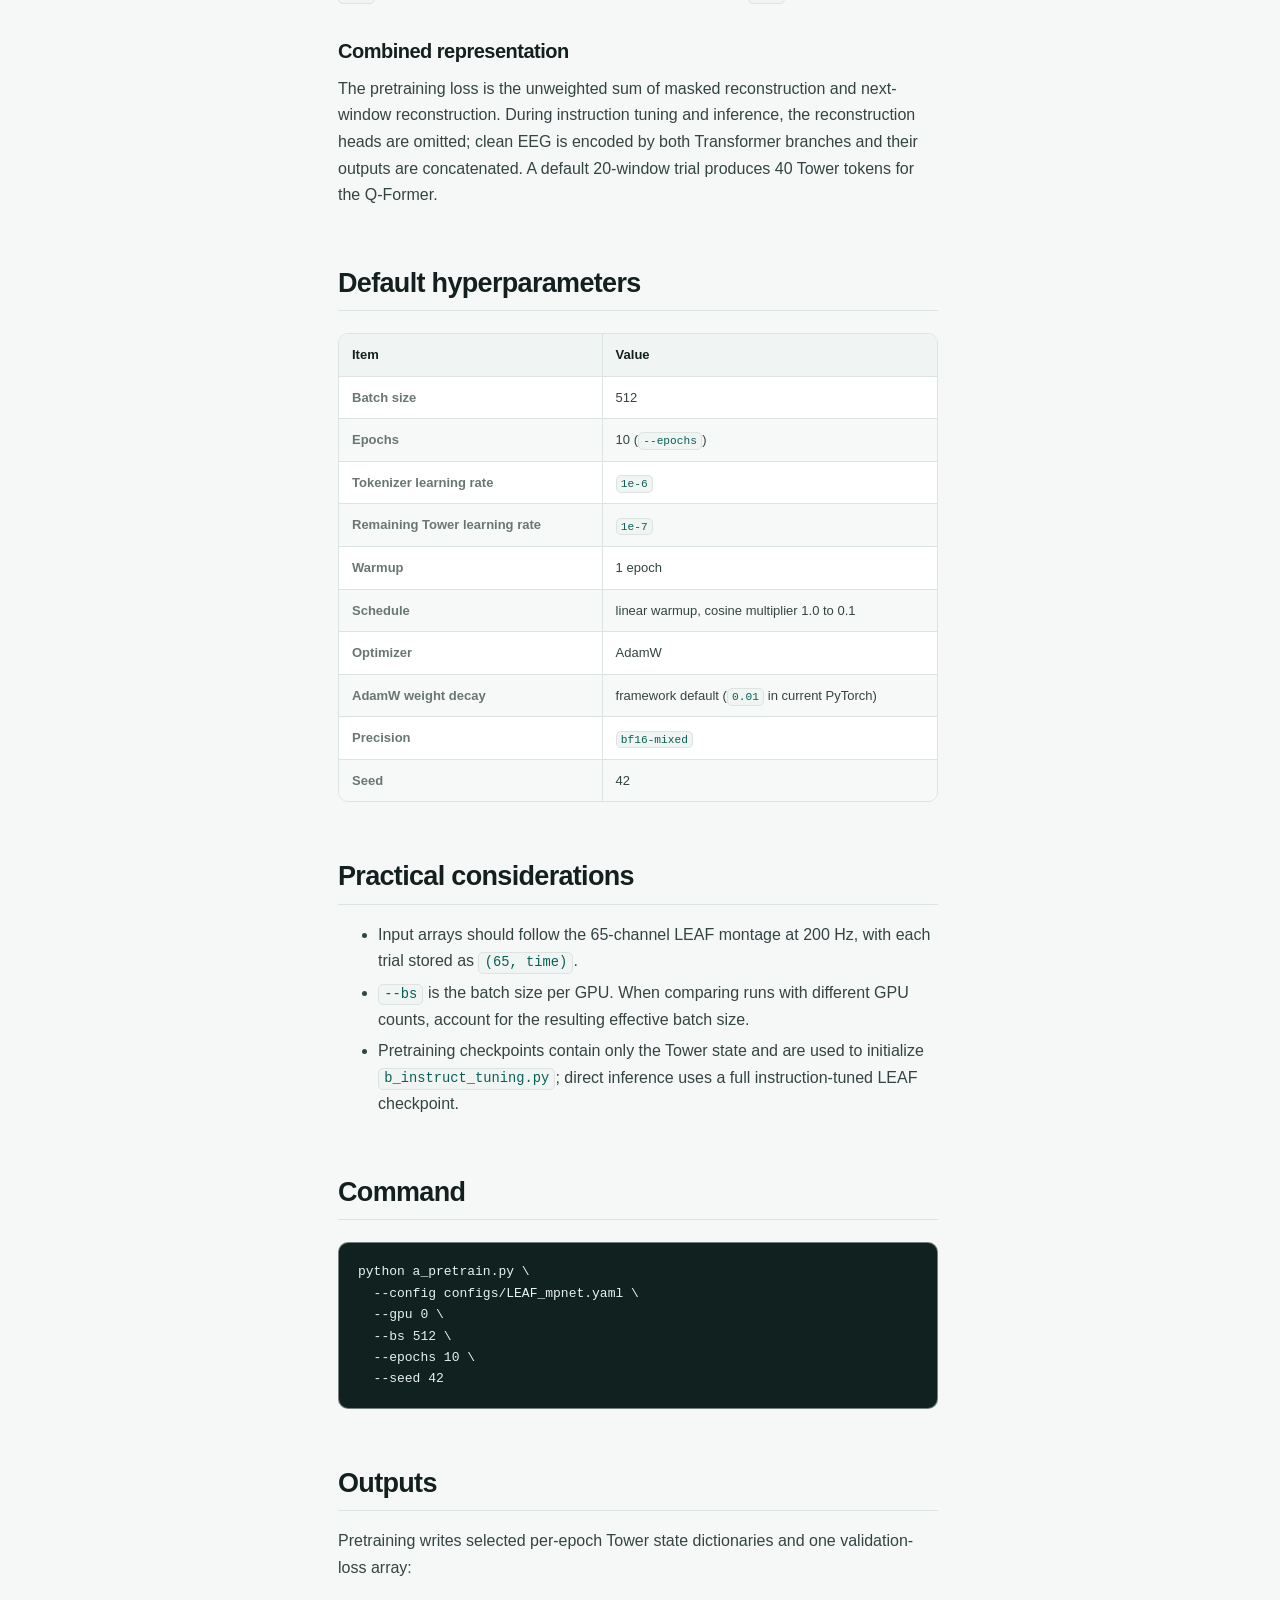
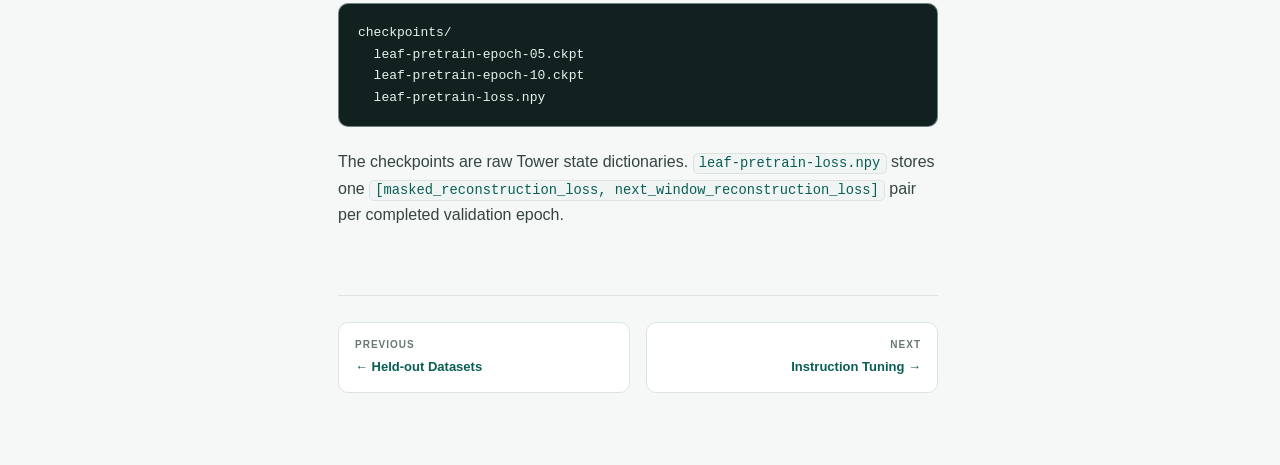
<file: docs/pretraining.html>
<!doctype html>
<html lang="en">
<head>
  <meta charset="utf-8">
  <meta name="viewport" content="width=device-width, initial-scale=1">
  <meta name="description" content="Self-Supervised Pretraining — LEAF documentation">
  <meta name="theme-color" content="#f6f8f7">
  <title>Self-Supervised Pretraining | LEAF Docs</title>
  <link rel="icon" href="../assets/leaf-mark.svg" type="image/svg+xml">
  <link rel="stylesheet" href="assets/docs.css?v=20260825-6">
  <script>try{document.documentElement.dataset.theme=localStorage.getItem('leaf-doc-theme-v2')||'light'}catch(e){document.documentElement.dataset.theme='light'}</script>
</head>
<body data-search-index="search-index.json" data-docs-home="./">
  <a class="skip-link" href="#doc-content">Skip to content</a>
  <header class="docs-header">
    <button class="sidebar-toggle" type="button" aria-expanded="false" aria-controls="docs-sidebar" aria-label="Open documentation navigation"><span></span><span></span><span></span></button>
    <a class="docs-brand" href="./" aria-label="LEAF documentation home">
      <span class="brand-mark" aria-hidden="true"><svg viewBox="0 0 40 40"><path d="M31 7C18 8 9 15 9 25c0 5 3 8 8 8 10 0 16-11 14-26Z"/><path d="M11 31c4-8 9-13 17-18"/></svg></span>
      <span><strong>LEAF</strong><small>Documentation</small></span>
    </a>
    <div class="header-actions">
      <label class="search-box"><span class="search-icon" aria-hidden="true">⌕</span><span class="sr-only">Search documentation</span><input id="doc-search" type="search" placeholder="Search docs…" autocomplete="off" aria-controls="search-results" aria-expanded="false"><kbd>/</kbd></label>
      <a class="header-link" href="../index.html">Project <span aria-hidden="true">↗</span></a>
      <button class="theme-toggle" type="button" aria-label="Toggle color theme"><span class="theme-icon" aria-hidden="true">◐</span></button>
    </div>
    <div class="search-results" id="search-results" hidden></div>
  </header>
  <div class="sidebar-backdrop" hidden></div>
  <aside class="docs-sidebar" id="docs-sidebar">
    <div class="sidebar-scroll"><section class="nav-section"><h2>Start</h2><div class="nav-items"><a href="./">Overview</a></div></section><section class="nav-section"><h2>Datasets</h2><div class="nav-items"><a href="datasets/">Dataset Specification</a><a href="datasets/instruction-tuning-datasets.html">Instruction Tuning Datasets</a><a href="datasets/held-out.html">Held-out Datasets</a></div></section><section class="nav-section"><h2>Training &amp; Evaluation</h2><div class="nav-items"><a href="pretraining.html" aria-current="page" class="active">Pretraining</a><a href="instruction-tuning.html">Instruction Tuning</a><a href="direct-inference.html">Direct Inference</a><a href="single-dataset-finetuning.html">Dataset-specific Fine-tuning</a></div></section><section class="nav-section"><h2>Usage</h2><div class="nav-items"><a href="using-leaf.html">Applying LEAF to custom EEG data</a></div></section></div>
    <footer><a href="../index.html">← Back to project</a><span>LEAF public release</span></footer>
  </aside>
  <div class="docs-layout">
    <main class="docs-main" id="doc-content">
      <nav class="breadcrumbs" aria-label="Breadcrumb"><a href="./">Docs</a><span aria-hidden="true">/</span><span>Pretraining</span></nav>
      <article class="markdown-body"><h1 id="self-supervised-pretraining">Self-Supervised Pretraining</h1>
<p><code>a_pretrain.py</code> trains the two-branch EEG Tower without task labels. The resulting Tower initializes the signal encoder used during instruction tuning.</p>
<h2 id="input-and-tokenization">Input and tokenization</h2>
<p>The pretraining root is <code>paths.pretrain</code> in <code>configs/env.yaml</code>. The loader sorts all <code>*.npy</code> files and treats every first-axis item as a trial:</p>
<pre class="text"><code>file.npy            shape: (number_of_trials, 65, time)
file.npy[i]         shape: (65, time)</code></pre>
<p>Trials may have variable time length across files. The dataset wrapper converts them to 2,000 samples:</p>
<ul>
<li>training: random left/right zero padding or random crop;</li>
<li>validation: right zero padding or leading crop.</li>
</ul>
<p>At 200 Hz, 2,000 samples correspond to 10 seconds. The tokenizer divides each trial into non-overlapping 100-sample windows. A temporal convolution operates within each window, a spatial convolution integrates the 65 channels, and each Tower branch projects the pooled features to 256-dimensional tokens. The default input therefore produces 20 tokens before positional embeddings are added.</p>
<h2 id="spectral-perturbation">Spectral perturbation</h2>
<p>Before tokenization, LEAF transforms the EEG into the frequency domain and sets to zero one randomly selected 6 Hz band whose lower edge is sampled from 1-50 Hz. Both reconstruction branches receive the perturbed signal and predict the original clean waveform. This discourages reliance on a single narrow frequency band.</p>
<h2 id="reconstruction-objectives">Reconstruction objectives</h2>
<p>The two branches share the tokenizer and positional embeddings but use independent projection layers and Transformers.</p>
<h3 id="bidirectional-masked-reconstruction">Bidirectional masked reconstruction</h3>
<p>The contextual branch replaces 50% of its input tokens with a learned mask token. A bidirectional Transformer processes the sequence and decodes it to the complete clean waveform. Mean-squared error is computed against the original trial.</p>
<h3 id="causal-next-window-reconstruction">Causal next-window reconstruction</h3>
<p>The temporal branch uses a causal attention mask. At position <code>i</code>, it can attend only to windows <code>0..i</code>, and its representation predicts the clean waveform in window <code>i+1</code>. Mean-squared error is computed over the resulting <code>N-1</code> predictions.</p>
<h3 id="combined-representation">Combined representation</h3>
<p>The pretraining loss is the unweighted sum of masked reconstruction and next-window reconstruction. During instruction tuning and inference, the reconstruction heads are omitted; clean EEG is encoded by both Transformer branches and their outputs are concatenated. A default 20-window trial produces 40 Tower tokens for the Q-Former.</p>
<h2 id="default-hyperparameters">Default hyperparameters</h2>
<table>
<thead>
<tr>
<th>Item</th>
<th style="text-align: right;">Value</th>
</tr>
</thead>
<tbody>
<tr>
<td>Batch size</td>
<td style="text-align: right;">512</td>
</tr>
<tr>
<td>Epochs</td>
<td style="text-align: right;">10 (<code>--epochs</code>)</td>
</tr>
<tr>
<td>Tokenizer learning rate</td>
<td style="text-align: right;"><code>1e-6</code></td>
</tr>
<tr>
<td>Remaining Tower learning rate</td>
<td style="text-align: right;"><code>1e-7</code></td>
</tr>
<tr>
<td>Warmup</td>
<td style="text-align: right;">1 epoch</td>
</tr>
<tr>
<td>Schedule</td>
<td style="text-align: right;">linear warmup, cosine multiplier 1.0 to 0.1</td>
</tr>
<tr>
<td>Optimizer</td>
<td style="text-align: right;">AdamW</td>
</tr>
<tr>
<td>AdamW weight decay</td>
<td style="text-align: right;">framework default (<code>0.01</code> in current PyTorch)</td>
</tr>
<tr>
<td>Precision</td>
<td style="text-align: right;"><code>bf16-mixed</code></td>
</tr>
<tr>
<td>Seed</td>
<td style="text-align: right;">42</td>
</tr>
</tbody>
</table>
<h2 id="practical-considerations">Practical considerations</h2>
<ul>
<li>Input arrays should follow the 65-channel LEAF montage at 200 Hz, with each trial stored as <code>(65, time)</code>.</li>
<li><code>--bs</code> is the batch size per GPU. When comparing runs with different GPU counts, account for the resulting effective batch size.</li>
<li>Pretraining checkpoints contain only the Tower state and are used to initialize <code>b_instruct_tuning.py</code>; direct inference uses a full instruction-tuned LEAF checkpoint.</li>
</ul>
<h2 id="command">Command</h2>
<div class="sourceCode" id="cb2"><pre class="sourceCode bash"><code class="sourceCode bash"><span id="cb2-1"><a href="#cb2-1" aria-hidden="true" tabindex="-1"></a><span class="ex">python</span> a_pretrain.py <span class="dt">\</span></span>
<span id="cb2-2"><a href="#cb2-2" aria-hidden="true" tabindex="-1"></a>  <span class="at">--config</span> configs/LEAF_mpnet.yaml <span class="dt">\</span></span>
<span id="cb2-3"><a href="#cb2-3" aria-hidden="true" tabindex="-1"></a>  <span class="at">--gpu</span> 0 <span class="dt">\</span></span>
<span id="cb2-4"><a href="#cb2-4" aria-hidden="true" tabindex="-1"></a>  <span class="at">--bs</span> 512 <span class="dt">\</span></span>
<span id="cb2-5"><a href="#cb2-5" aria-hidden="true" tabindex="-1"></a>  <span class="at">--epochs</span> 10 <span class="dt">\</span></span>
<span id="cb2-6"><a href="#cb2-6" aria-hidden="true" tabindex="-1"></a>  <span class="at">--seed</span> 42</span></code></pre></div>
<h2 id="outputs">Outputs</h2>
<p>Pretraining writes selected per-epoch Tower state dictionaries and one validation-loss array:</p>
<pre class="text"><code>checkpoints/
  leaf-pretrain-epoch-05.ckpt
  leaf-pretrain-epoch-10.ckpt
  leaf-pretrain-loss.npy</code></pre>
<p>The checkpoints are raw Tower state dictionaries. <code>leaf-pretrain-loss.npy</code> stores one <code>[masked_reconstruction_loss, next_window_reconstruction_loss]</code> pair per completed validation epoch.</p>
</article>
      <nav class="page-pager" aria-label="Documentation pages"><a class="pager-link previous" href="datasets/held-out.html"><span>Previous</span><strong>← Held-out Datasets</strong></a><a class="pager-link next" href="instruction-tuning.html"><span>Next</span><strong>Instruction Tuning →</strong></a></nav>
    </main>
    <aside class="toc-column"><nav class="page-toc" aria-label="On this page"><h2>On this page</h2><a class="toc-level-2" href="#input-and-tokenization">Input and tokenization</a><a class="toc-level-2" href="#spectral-perturbation">Spectral perturbation</a><a class="toc-level-2" href="#reconstruction-objectives">Reconstruction objectives</a><a class="toc-level-3" href="#bidirectional-masked-reconstruction">Bidirectional masked reconstruction</a><a class="toc-level-3" href="#causal-next-window-reconstruction">Causal next-window reconstruction</a><a class="toc-level-3" href="#combined-representation">Combined representation</a><a class="toc-level-2" href="#default-hyperparameters">Default hyperparameters</a><a class="toc-level-2" href="#practical-considerations">Practical considerations</a><a class="toc-level-2" href="#command">Command</a><a class="toc-level-2" href="#outputs">Outputs</a></nav></aside>
  </div>
  <script src="assets/docs.js?v=20260825-6" defer></script>
</body>
</html>
</file>
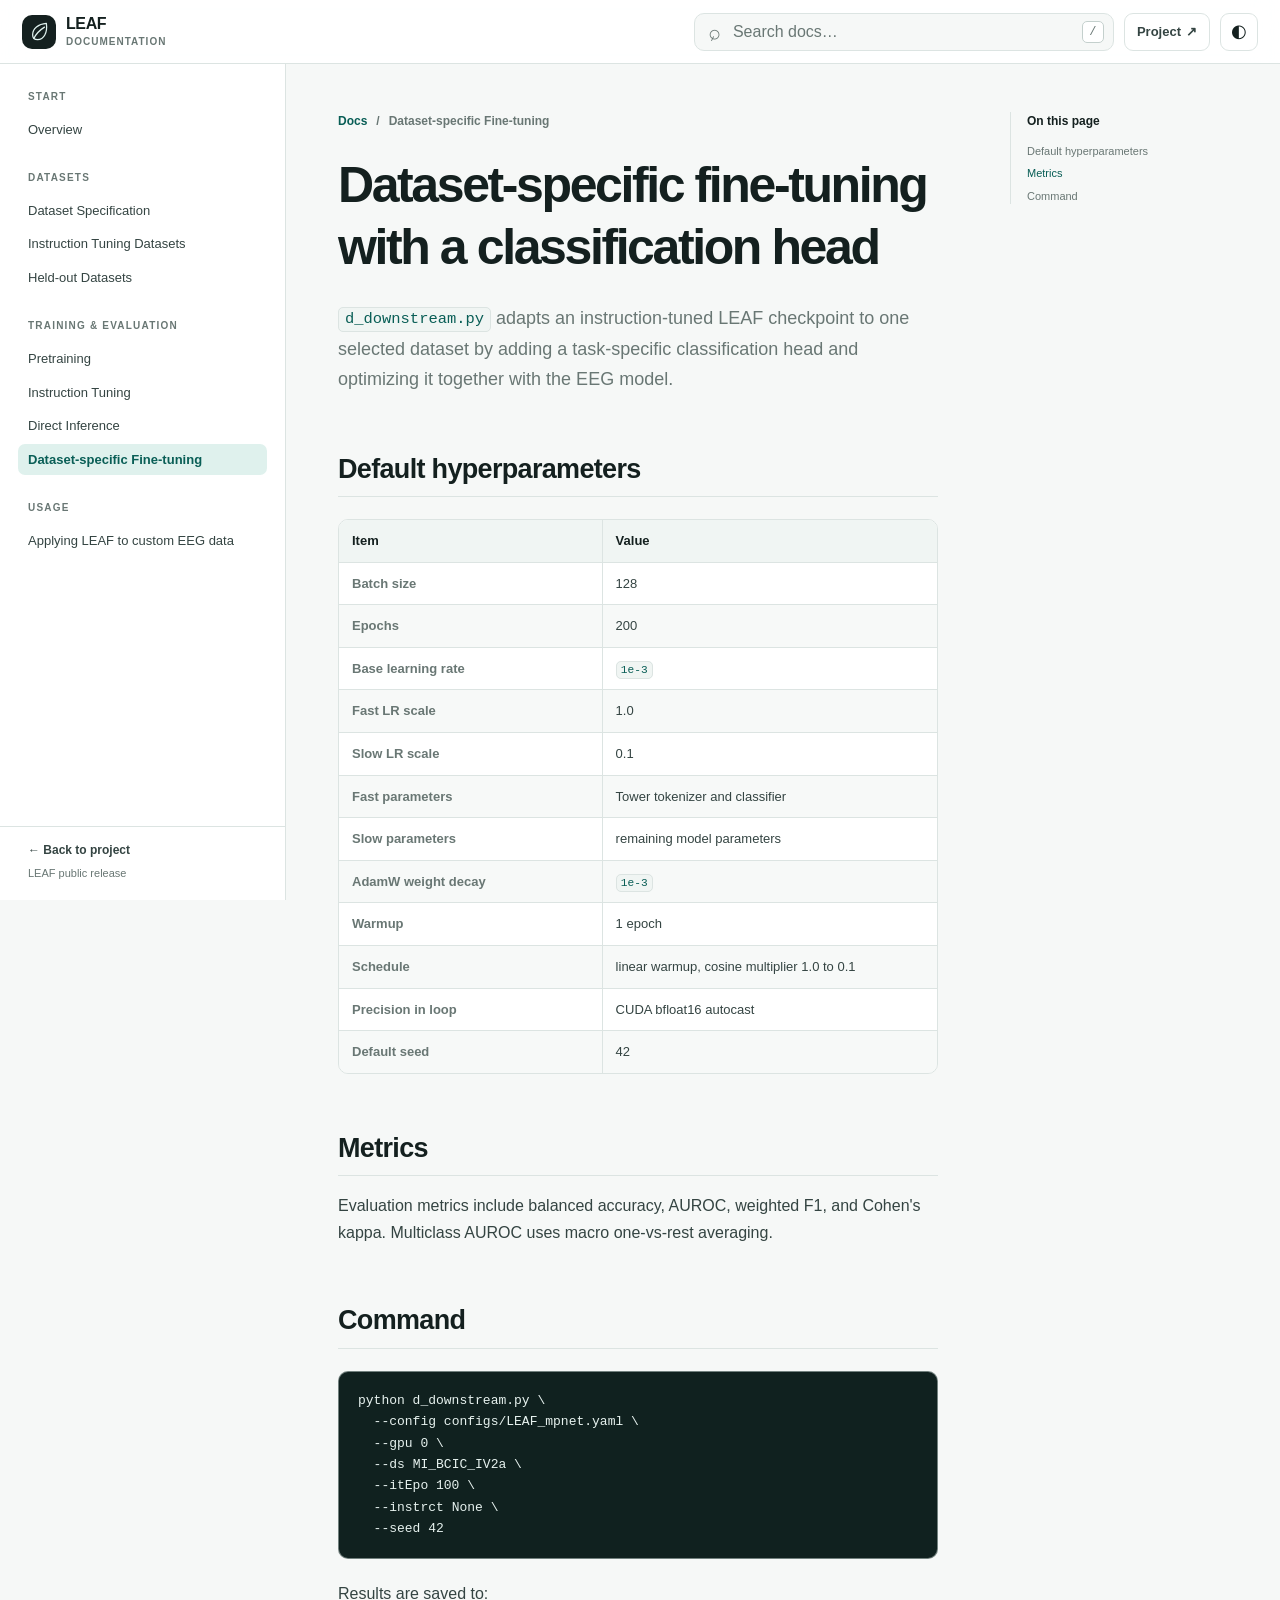
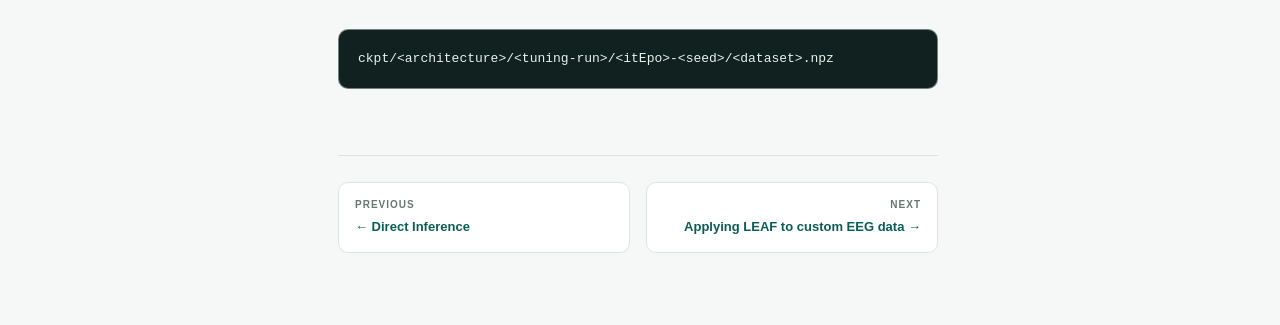
<file: docs/single-dataset-finetuning.html>
<!doctype html>
<html lang="en">
<head>
  <meta charset="utf-8">
  <meta name="viewport" content="width=device-width, initial-scale=1">
  <meta name="description" content="Dataset-specific fine-tuning with a classification head — LEAF documentation">
  <meta name="theme-color" content="#f6f8f7">
  <title>Dataset-specific fine-tuning with a classification head | LEAF Docs</title>
  <link rel="icon" href="../assets/leaf-mark.svg" type="image/svg+xml">
  <link rel="stylesheet" href="assets/docs.css?v=20260825-6">
  <script>try{document.documentElement.dataset.theme=localStorage.getItem('leaf-doc-theme-v2')||'light'}catch(e){document.documentElement.dataset.theme='light'}</script>
</head>
<body data-search-index="search-index.json" data-docs-home="./">
  <a class="skip-link" href="#doc-content">Skip to content</a>
  <header class="docs-header">
    <button class="sidebar-toggle" type="button" aria-expanded="false" aria-controls="docs-sidebar" aria-label="Open documentation navigation"><span></span><span></span><span></span></button>
    <a class="docs-brand" href="./" aria-label="LEAF documentation home">
      <span class="brand-mark" aria-hidden="true"><svg viewBox="0 0 40 40"><path d="M31 7C18 8 9 15 9 25c0 5 3 8 8 8 10 0 16-11 14-26Z"/><path d="M11 31c4-8 9-13 17-18"/></svg></span>
      <span><strong>LEAF</strong><small>Documentation</small></span>
    </a>
    <div class="header-actions">
      <label class="search-box"><span class="search-icon" aria-hidden="true">⌕</span><span class="sr-only">Search documentation</span><input id="doc-search" type="search" placeholder="Search docs…" autocomplete="off" aria-controls="search-results" aria-expanded="false"><kbd>/</kbd></label>
      <a class="header-link" href="../index.html">Project <span aria-hidden="true">↗</span></a>
      <button class="theme-toggle" type="button" aria-label="Toggle color theme"><span class="theme-icon" aria-hidden="true">◐</span></button>
    </div>
    <div class="search-results" id="search-results" hidden></div>
  </header>
  <div class="sidebar-backdrop" hidden></div>
  <aside class="docs-sidebar" id="docs-sidebar">
    <div class="sidebar-scroll"><section class="nav-section"><h2>Start</h2><div class="nav-items"><a href="./">Overview</a></div></section><section class="nav-section"><h2>Datasets</h2><div class="nav-items"><a href="datasets/">Dataset Specification</a><a href="datasets/instruction-tuning-datasets.html">Instruction Tuning Datasets</a><a href="datasets/held-out.html">Held-out Datasets</a></div></section><section class="nav-section"><h2>Training &amp; Evaluation</h2><div class="nav-items"><a href="pretraining.html">Pretraining</a><a href="instruction-tuning.html">Instruction Tuning</a><a href="direct-inference.html">Direct Inference</a><a href="single-dataset-finetuning.html" aria-current="page" class="active">Dataset-specific Fine-tuning</a></div></section><section class="nav-section"><h2>Usage</h2><div class="nav-items"><a href="using-leaf.html">Applying LEAF to custom EEG data</a></div></section></div>
    <footer><a href="../index.html">← Back to project</a><span>LEAF public release</span></footer>
  </aside>
  <div class="docs-layout">
    <main class="docs-main" id="doc-content">
      <nav class="breadcrumbs" aria-label="Breadcrumb"><a href="./">Docs</a><span aria-hidden="true">/</span><span>Dataset-specific Fine-tuning</span></nav>
      <article class="markdown-body"><h1 id="dataset-specific-fine-tuning-with-a-classification-head">Dataset-specific fine-tuning with a classification head</h1>
<p><code>d_downstream.py</code> adapts an instruction-tuned LEAF checkpoint to one selected dataset by adding a task-specific classification head and optimizing it together with the EEG model.</p>
<h2 id="default-hyperparameters">Default hyperparameters</h2>
<table>
<thead>
<tr>
<th>Item</th>
<th style="text-align: right;">Value</th>
</tr>
</thead>
<tbody>
<tr>
<td>Batch size</td>
<td style="text-align: right;">128</td>
</tr>
<tr>
<td>Epochs</td>
<td style="text-align: right;">200</td>
</tr>
<tr>
<td>Base learning rate</td>
<td style="text-align: right;"><code>1e-3</code></td>
</tr>
<tr>
<td>Fast LR scale</td>
<td style="text-align: right;">1.0</td>
</tr>
<tr>
<td>Slow LR scale</td>
<td style="text-align: right;">0.1</td>
</tr>
<tr>
<td>Fast parameters</td>
<td style="text-align: right;">Tower tokenizer and classifier</td>
</tr>
<tr>
<td>Slow parameters</td>
<td style="text-align: right;">remaining model parameters</td>
</tr>
<tr>
<td>AdamW weight decay</td>
<td style="text-align: right;"><code>1e-3</code></td>
</tr>
<tr>
<td>Warmup</td>
<td style="text-align: right;">1 epoch</td>
</tr>
<tr>
<td>Schedule</td>
<td style="text-align: right;">linear warmup, cosine multiplier 1.0 to 0.1</td>
</tr>
<tr>
<td>Precision in loop</td>
<td style="text-align: right;">CUDA bfloat16 autocast</td>
</tr>
<tr>
<td>Default seed</td>
<td style="text-align: right;">42</td>
</tr>
</tbody>
</table>
<h2 id="metrics">Metrics</h2>
<p>Evaluation metrics include balanced accuracy, AUROC, weighted F1, and Cohen's kappa. Multiclass AUROC uses macro one-vs-rest averaging.</p>
<h2 id="command">Command</h2>
<div class="sourceCode" id="cb1"><pre class="sourceCode bash"><code class="sourceCode bash"><span id="cb1-1"><a href="#cb1-1" aria-hidden="true" tabindex="-1"></a><span class="ex">python</span> d_downstream.py <span class="dt">\</span></span>
<span id="cb1-2"><a href="#cb1-2" aria-hidden="true" tabindex="-1"></a>  <span class="at">--config</span> configs/LEAF_mpnet.yaml <span class="dt">\</span></span>
<span id="cb1-3"><a href="#cb1-3" aria-hidden="true" tabindex="-1"></a>  <span class="at">--gpu</span> 0 <span class="dt">\</span></span>
<span id="cb1-4"><a href="#cb1-4" aria-hidden="true" tabindex="-1"></a>  <span class="at">--ds</span> MI_BCIC_IV2a <span class="dt">\</span></span>
<span id="cb1-5"><a href="#cb1-5" aria-hidden="true" tabindex="-1"></a>  <span class="at">--itEpo</span> 100 <span class="dt">\</span></span>
<span id="cb1-6"><a href="#cb1-6" aria-hidden="true" tabindex="-1"></a>  <span class="at">--instrct</span> None <span class="dt">\</span></span>
<span id="cb1-7"><a href="#cb1-7" aria-hidden="true" tabindex="-1"></a>  <span class="at">--seed</span> 42</span></code></pre></div>
<p>Results are saved to:</p>
<pre class="text"><code>ckpt/&lt;architecture&gt;/&lt;tuning-run&gt;/&lt;itEpo&gt;-&lt;seed&gt;/&lt;dataset&gt;.npz</code></pre>
</article>
      <nav class="page-pager" aria-label="Documentation pages"><a class="pager-link previous" href="direct-inference.html"><span>Previous</span><strong>← Direct Inference</strong></a><a class="pager-link next" href="using-leaf.html"><span>Next</span><strong>Applying LEAF to custom EEG data →</strong></a></nav>
    </main>
    <aside class="toc-column"><nav class="page-toc" aria-label="On this page"><h2>On this page</h2><a class="toc-level-2" href="#default-hyperparameters">Default hyperparameters</a><a class="toc-level-2" href="#metrics">Metrics</a><a class="toc-level-2" href="#command">Command</a></nav></aside>
  </div>
  <script src="assets/docs.js?v=20260825-6" defer></script>
</body>
</html>
</file>
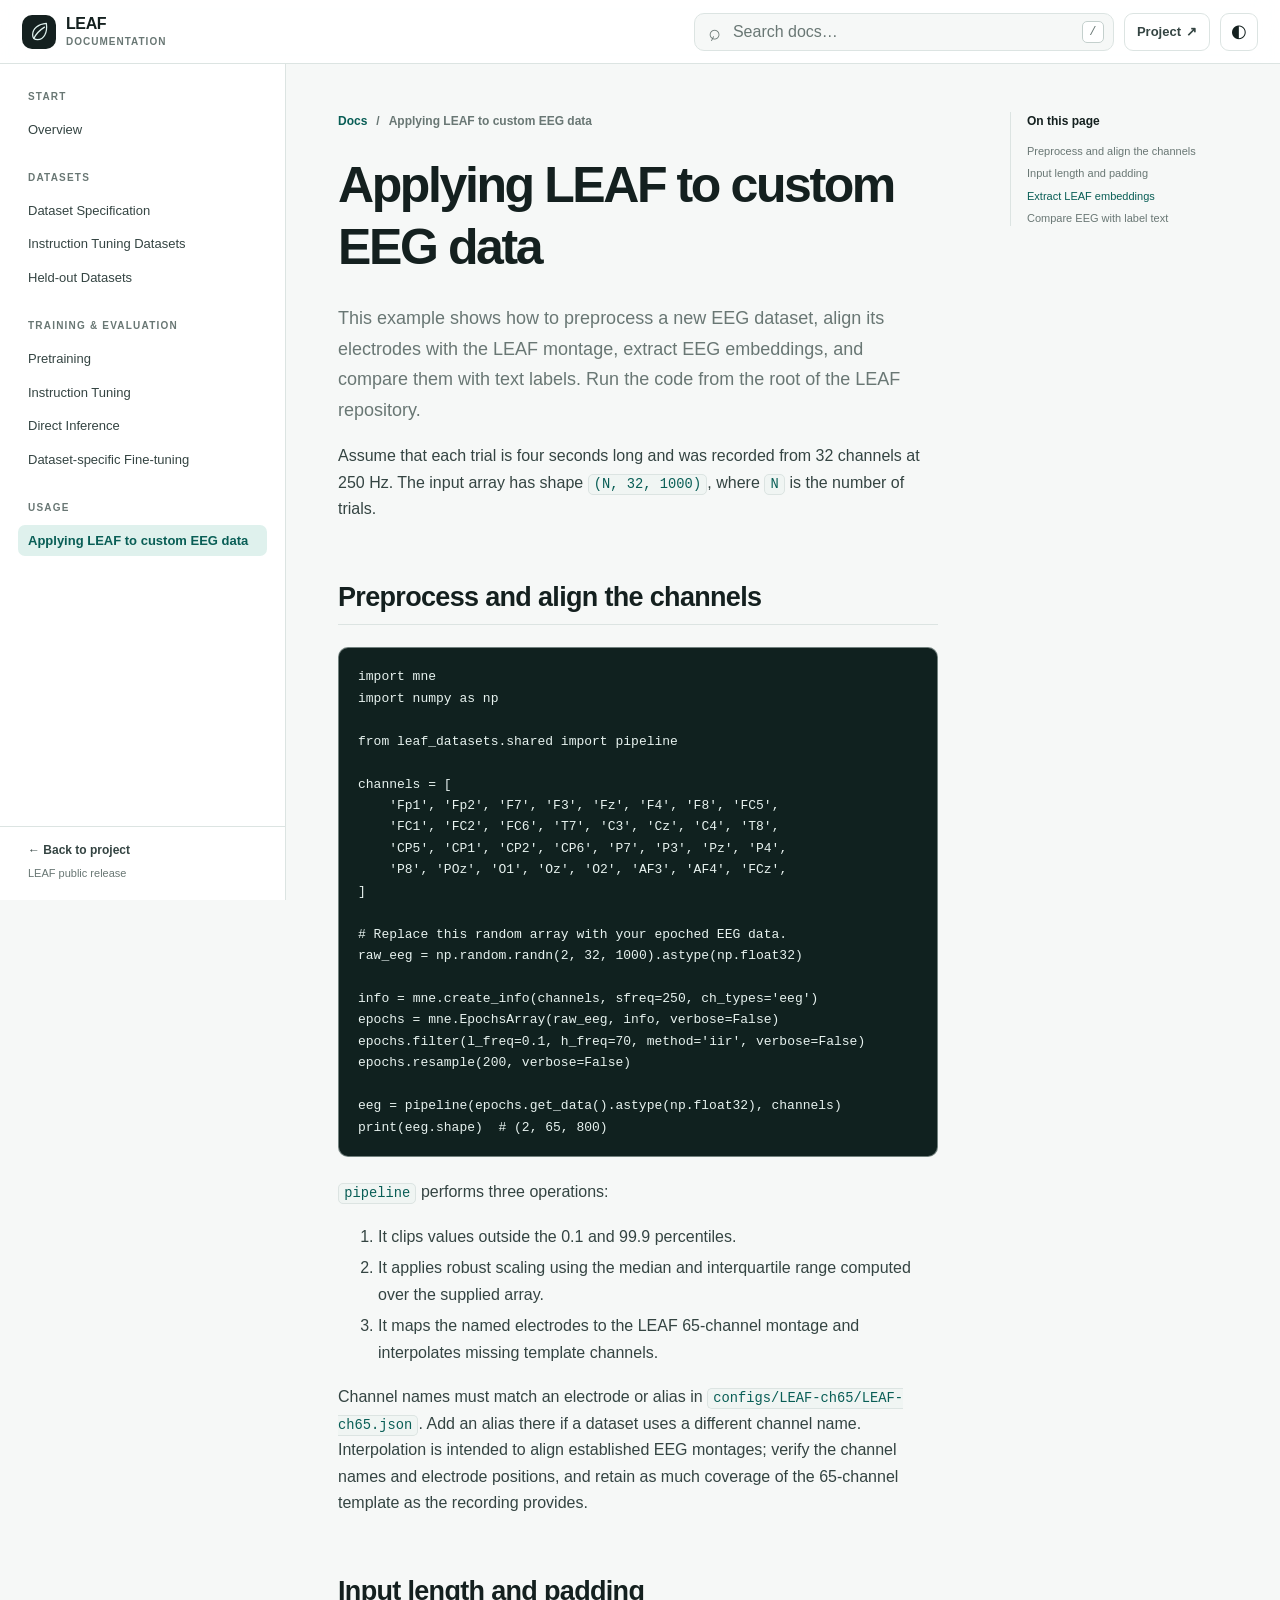
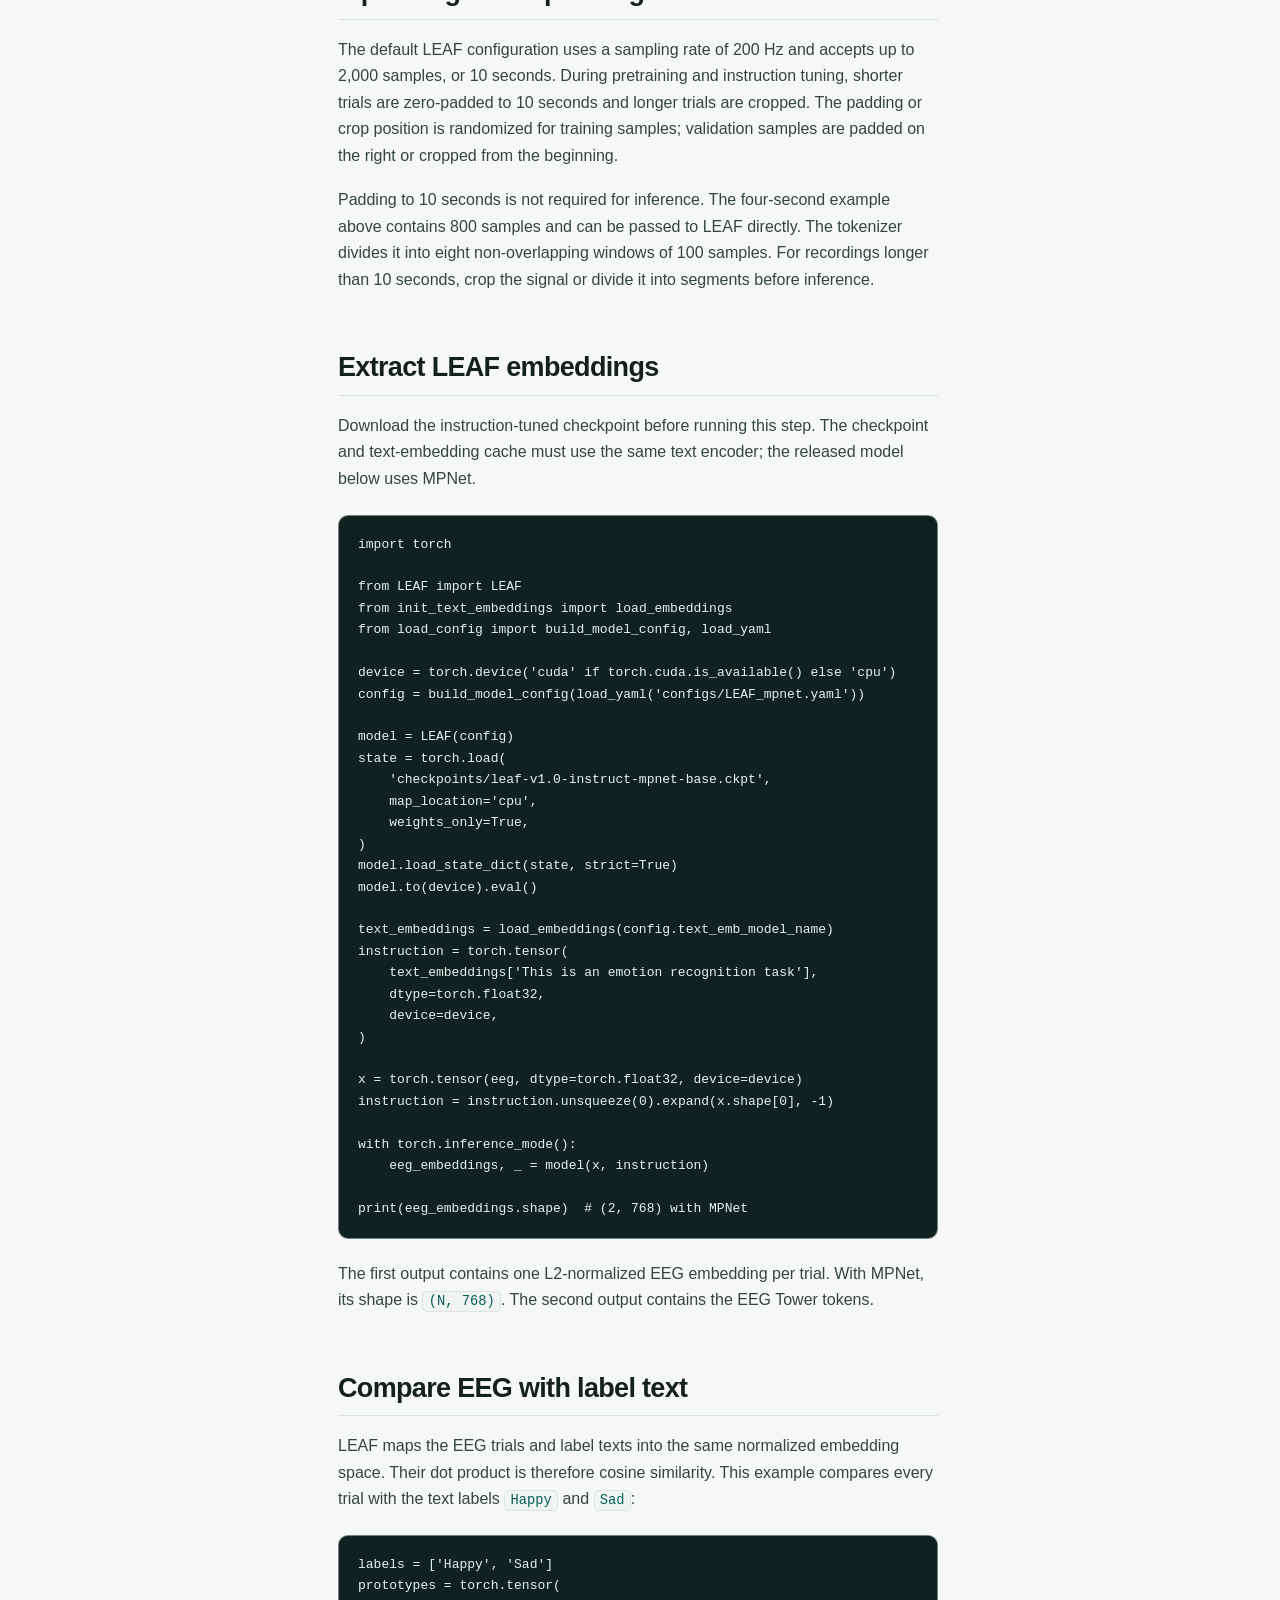
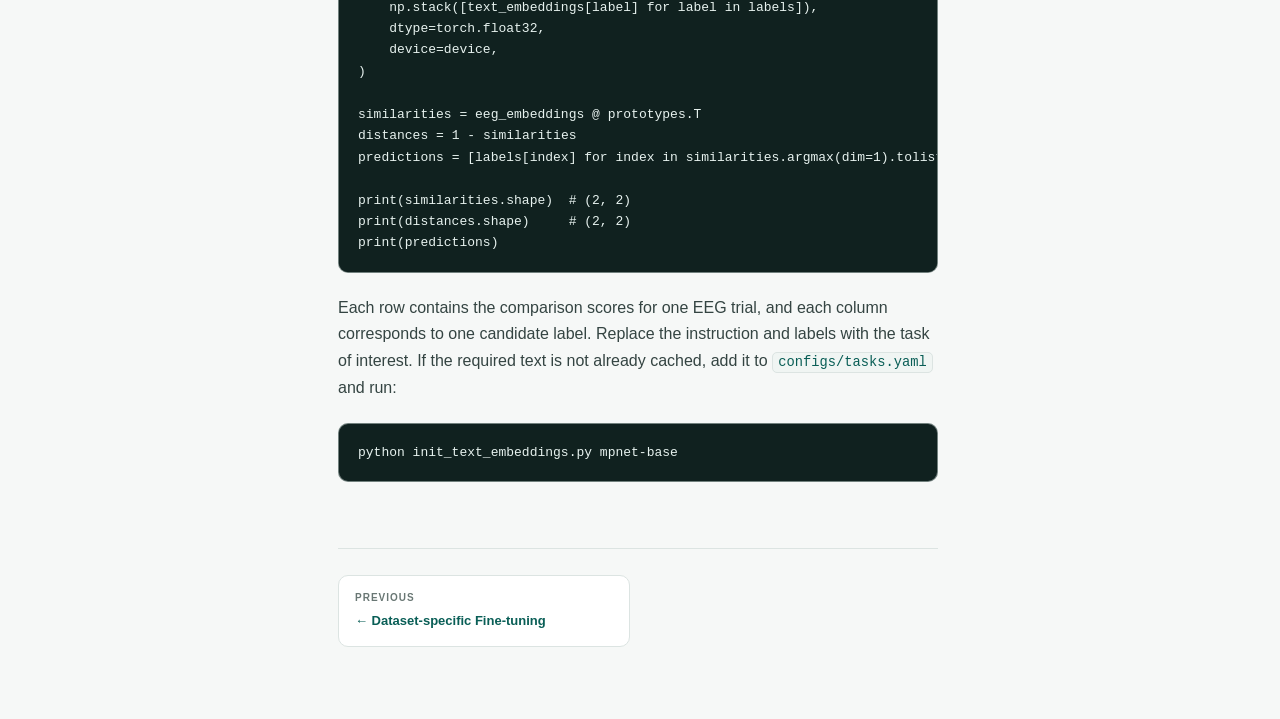
<file: docs/using-leaf.html>
<!doctype html>
<html lang="en">
<head>
  <meta charset="utf-8">
  <meta name="viewport" content="width=device-width, initial-scale=1">
  <meta name="description" content="Applying LEAF to custom EEG data — LEAF documentation">
  <meta name="theme-color" content="#f6f8f7">
  <title>Applying LEAF to custom EEG data | LEAF Docs</title>
  <link rel="icon" href="../assets/leaf-mark.svg" type="image/svg+xml">
  <link rel="stylesheet" href="assets/docs.css?v=20260825-6">
  <script>try{document.documentElement.dataset.theme=localStorage.getItem('leaf-doc-theme-v2')||'light'}catch(e){document.documentElement.dataset.theme='light'}</script>
</head>
<body data-search-index="search-index.json" data-docs-home="./">
  <a class="skip-link" href="#doc-content">Skip to content</a>
  <header class="docs-header">
    <button class="sidebar-toggle" type="button" aria-expanded="false" aria-controls="docs-sidebar" aria-label="Open documentation navigation"><span></span><span></span><span></span></button>
    <a class="docs-brand" href="./" aria-label="LEAF documentation home">
      <span class="brand-mark" aria-hidden="true"><svg viewBox="0 0 40 40"><path d="M31 7C18 8 9 15 9 25c0 5 3 8 8 8 10 0 16-11 14-26Z"/><path d="M11 31c4-8 9-13 17-18"/></svg></span>
      <span><strong>LEAF</strong><small>Documentation</small></span>
    </a>
    <div class="header-actions">
      <label class="search-box"><span class="search-icon" aria-hidden="true">⌕</span><span class="sr-only">Search documentation</span><input id="doc-search" type="search" placeholder="Search docs…" autocomplete="off" aria-controls="search-results" aria-expanded="false"><kbd>/</kbd></label>
      <a class="header-link" href="../index.html">Project <span aria-hidden="true">↗</span></a>
      <button class="theme-toggle" type="button" aria-label="Toggle color theme"><span class="theme-icon" aria-hidden="true">◐</span></button>
    </div>
    <div class="search-results" id="search-results" hidden></div>
  </header>
  <div class="sidebar-backdrop" hidden></div>
  <aside class="docs-sidebar" id="docs-sidebar">
    <div class="sidebar-scroll"><section class="nav-section"><h2>Start</h2><div class="nav-items"><a href="./">Overview</a></div></section><section class="nav-section"><h2>Datasets</h2><div class="nav-items"><a href="datasets/">Dataset Specification</a><a href="datasets/instruction-tuning-datasets.html">Instruction Tuning Datasets</a><a href="datasets/held-out.html">Held-out Datasets</a></div></section><section class="nav-section"><h2>Training &amp; Evaluation</h2><div class="nav-items"><a href="pretraining.html">Pretraining</a><a href="instruction-tuning.html">Instruction Tuning</a><a href="direct-inference.html">Direct Inference</a><a href="single-dataset-finetuning.html">Dataset-specific Fine-tuning</a></div></section><section class="nav-section"><h2>Usage</h2><div class="nav-items"><a href="using-leaf.html" aria-current="page" class="active">Applying LEAF to custom EEG data</a></div></section></div>
    <footer><a href="../index.html">← Back to project</a><span>LEAF public release</span></footer>
  </aside>
  <div class="docs-layout">
    <main class="docs-main" id="doc-content">
      <nav class="breadcrumbs" aria-label="Breadcrumb"><a href="./">Docs</a><span aria-hidden="true">/</span><span>Applying LEAF to custom EEG data</span></nav>
      <article class="markdown-body"><h1 id="applying-leaf-to-custom-eeg-data">Applying LEAF to custom EEG data</h1>
<p>This example shows how to preprocess a new EEG dataset, align its electrodes with the LEAF montage, extract EEG embeddings, and compare them with text labels. Run the code from the root of the LEAF repository.</p>
<p>Assume that each trial is four seconds long and was recorded from 32 channels at 250 Hz. The input array has shape <code>(N, 32, 1000)</code>, where <code>N</code> is the number of trials.</p>
<h2 id="preprocess-and-align-the-channels">Preprocess and align the channels</h2>
<div class="sourceCode" id="cb1"><pre class="sourceCode python"><code class="sourceCode python"><span id="cb1-1"><a href="#cb1-1" aria-hidden="true" tabindex="-1"></a><span class="im">import</span> mne</span>
<span id="cb1-2"><a href="#cb1-2" aria-hidden="true" tabindex="-1"></a><span class="im">import</span> numpy <span class="im">as</span> np</span>
<span id="cb1-3"><a href="#cb1-3" aria-hidden="true" tabindex="-1"></a></span>
<span id="cb1-4"><a href="#cb1-4" aria-hidden="true" tabindex="-1"></a><span class="im">from</span> leaf_datasets.shared <span class="im">import</span> pipeline</span>
<span id="cb1-5"><a href="#cb1-5" aria-hidden="true" tabindex="-1"></a></span>
<span id="cb1-6"><a href="#cb1-6" aria-hidden="true" tabindex="-1"></a>channels <span class="op">=</span> [</span>
<span id="cb1-7"><a href="#cb1-7" aria-hidden="true" tabindex="-1"></a>    <span class="st">&#39;Fp1&#39;</span>, <span class="st">&#39;Fp2&#39;</span>, <span class="st">&#39;F7&#39;</span>, <span class="st">&#39;F3&#39;</span>, <span class="st">&#39;Fz&#39;</span>, <span class="st">&#39;F4&#39;</span>, <span class="st">&#39;F8&#39;</span>, <span class="st">&#39;FC5&#39;</span>,</span>
<span id="cb1-8"><a href="#cb1-8" aria-hidden="true" tabindex="-1"></a>    <span class="st">&#39;FC1&#39;</span>, <span class="st">&#39;FC2&#39;</span>, <span class="st">&#39;FC6&#39;</span>, <span class="st">&#39;T7&#39;</span>, <span class="st">&#39;C3&#39;</span>, <span class="st">&#39;Cz&#39;</span>, <span class="st">&#39;C4&#39;</span>, <span class="st">&#39;T8&#39;</span>,</span>
<span id="cb1-9"><a href="#cb1-9" aria-hidden="true" tabindex="-1"></a>    <span class="st">&#39;CP5&#39;</span>, <span class="st">&#39;CP1&#39;</span>, <span class="st">&#39;CP2&#39;</span>, <span class="st">&#39;CP6&#39;</span>, <span class="st">&#39;P7&#39;</span>, <span class="st">&#39;P3&#39;</span>, <span class="st">&#39;Pz&#39;</span>, <span class="st">&#39;P4&#39;</span>,</span>
<span id="cb1-10"><a href="#cb1-10" aria-hidden="true" tabindex="-1"></a>    <span class="st">&#39;P8&#39;</span>, <span class="st">&#39;POz&#39;</span>, <span class="st">&#39;O1&#39;</span>, <span class="st">&#39;Oz&#39;</span>, <span class="st">&#39;O2&#39;</span>, <span class="st">&#39;AF3&#39;</span>, <span class="st">&#39;AF4&#39;</span>, <span class="st">&#39;FCz&#39;</span>,</span>
<span id="cb1-11"><a href="#cb1-11" aria-hidden="true" tabindex="-1"></a>]</span>
<span id="cb1-12"><a href="#cb1-12" aria-hidden="true" tabindex="-1"></a></span>
<span id="cb1-13"><a href="#cb1-13" aria-hidden="true" tabindex="-1"></a><span class="co"># Replace this random array with your epoched EEG data.</span></span>
<span id="cb1-14"><a href="#cb1-14" aria-hidden="true" tabindex="-1"></a>raw_eeg <span class="op">=</span> np.random.randn(<span class="dv">2</span>, <span class="dv">32</span>, <span class="dv">1000</span>).astype(np.float32)</span>
<span id="cb1-15"><a href="#cb1-15" aria-hidden="true" tabindex="-1"></a></span>
<span id="cb1-16"><a href="#cb1-16" aria-hidden="true" tabindex="-1"></a>info <span class="op">=</span> mne.create_info(channels, sfreq<span class="op">=</span><span class="dv">250</span>, ch_types<span class="op">=</span><span class="st">&#39;eeg&#39;</span>)</span>
<span id="cb1-17"><a href="#cb1-17" aria-hidden="true" tabindex="-1"></a>epochs <span class="op">=</span> mne.EpochsArray(raw_eeg, info, verbose<span class="op">=</span><span class="va">False</span>)</span>
<span id="cb1-18"><a href="#cb1-18" aria-hidden="true" tabindex="-1"></a>epochs.<span class="bu">filter</span>(l_freq<span class="op">=</span><span class="fl">0.1</span>, h_freq<span class="op">=</span><span class="dv">70</span>, method<span class="op">=</span><span class="st">&#39;iir&#39;</span>, verbose<span class="op">=</span><span class="va">False</span>)</span>
<span id="cb1-19"><a href="#cb1-19" aria-hidden="true" tabindex="-1"></a>epochs.resample(<span class="dv">200</span>, verbose<span class="op">=</span><span class="va">False</span>)</span>
<span id="cb1-20"><a href="#cb1-20" aria-hidden="true" tabindex="-1"></a></span>
<span id="cb1-21"><a href="#cb1-21" aria-hidden="true" tabindex="-1"></a>eeg <span class="op">=</span> pipeline(epochs.get_data().astype(np.float32), channels)</span>
<span id="cb1-22"><a href="#cb1-22" aria-hidden="true" tabindex="-1"></a><span class="bu">print</span>(eeg.shape)  <span class="co"># (2, 65, 800)</span></span></code></pre></div>
<p><code>pipeline</code> performs three operations:</p>
<ol type="1">
<li>It clips values outside the 0.1 and 99.9 percentiles.</li>
<li>It applies robust scaling using the median and interquartile range computed over the supplied array.</li>
<li>It maps the named electrodes to the LEAF 65-channel montage and interpolates missing template channels.</li>
</ol>
<p>Channel names must match an electrode or alias in <code>configs/LEAF-ch65/LEAF-ch65.json</code>. Add an alias there if a dataset uses a different channel name. Interpolation is intended to align established EEG montages; verify the channel names and electrode positions, and retain as much coverage of the 65-channel template as the recording provides.</p>
<h2 id="input-length-and-padding">Input length and padding</h2>
<p>The default LEAF configuration uses a sampling rate of 200 Hz and accepts up to 2,000 samples, or 10 seconds. During pretraining and instruction tuning, shorter trials are zero-padded to 10 seconds and longer trials are cropped. The padding or crop position is randomized for training samples; validation samples are padded on the right or cropped from the beginning.</p>
<p>Padding to 10 seconds is not required for inference. The four-second example above contains 800 samples and can be passed to LEAF directly. The tokenizer divides it into eight non-overlapping windows of 100 samples. For recordings longer than 10 seconds, crop the signal or divide it into segments before inference.</p>
<h2 id="extract-leaf-embeddings">Extract LEAF embeddings</h2>
<p>Download the instruction-tuned checkpoint before running this step. The checkpoint and text-embedding cache must use the same text encoder; the released model below uses MPNet.</p>
<div class="sourceCode" id="cb2"><pre class="sourceCode python"><code class="sourceCode python"><span id="cb2-1"><a href="#cb2-1" aria-hidden="true" tabindex="-1"></a><span class="im">import</span> torch</span>
<span id="cb2-2"><a href="#cb2-2" aria-hidden="true" tabindex="-1"></a></span>
<span id="cb2-3"><a href="#cb2-3" aria-hidden="true" tabindex="-1"></a><span class="im">from</span> LEAF <span class="im">import</span> LEAF</span>
<span id="cb2-4"><a href="#cb2-4" aria-hidden="true" tabindex="-1"></a><span class="im">from</span> init_text_embeddings <span class="im">import</span> load_embeddings</span>
<span id="cb2-5"><a href="#cb2-5" aria-hidden="true" tabindex="-1"></a><span class="im">from</span> load_config <span class="im">import</span> build_model_config, load_yaml</span>
<span id="cb2-6"><a href="#cb2-6" aria-hidden="true" tabindex="-1"></a></span>
<span id="cb2-7"><a href="#cb2-7" aria-hidden="true" tabindex="-1"></a>device <span class="op">=</span> torch.device(<span class="st">&#39;cuda&#39;</span> <span class="cf">if</span> torch.cuda.is_available() <span class="cf">else</span> <span class="st">&#39;cpu&#39;</span>)</span>
<span id="cb2-8"><a href="#cb2-8" aria-hidden="true" tabindex="-1"></a>config <span class="op">=</span> build_model_config(load_yaml(<span class="st">&#39;configs/LEAF_mpnet.yaml&#39;</span>))</span>
<span id="cb2-9"><a href="#cb2-9" aria-hidden="true" tabindex="-1"></a></span>
<span id="cb2-10"><a href="#cb2-10" aria-hidden="true" tabindex="-1"></a>model <span class="op">=</span> LEAF(config)</span>
<span id="cb2-11"><a href="#cb2-11" aria-hidden="true" tabindex="-1"></a>state <span class="op">=</span> torch.load(</span>
<span id="cb2-12"><a href="#cb2-12" aria-hidden="true" tabindex="-1"></a>    <span class="st">&#39;checkpoints/leaf-v1.0-instruct-mpnet-base.ckpt&#39;</span>,</span>
<span id="cb2-13"><a href="#cb2-13" aria-hidden="true" tabindex="-1"></a>    map_location<span class="op">=</span><span class="st">&#39;cpu&#39;</span>,</span>
<span id="cb2-14"><a href="#cb2-14" aria-hidden="true" tabindex="-1"></a>    weights_only<span class="op">=</span><span class="va">True</span>,</span>
<span id="cb2-15"><a href="#cb2-15" aria-hidden="true" tabindex="-1"></a>)</span>
<span id="cb2-16"><a href="#cb2-16" aria-hidden="true" tabindex="-1"></a>model.load_state_dict(state, strict<span class="op">=</span><span class="va">True</span>)</span>
<span id="cb2-17"><a href="#cb2-17" aria-hidden="true" tabindex="-1"></a>model.to(device).<span class="bu">eval</span>()</span>
<span id="cb2-18"><a href="#cb2-18" aria-hidden="true" tabindex="-1"></a></span>
<span id="cb2-19"><a href="#cb2-19" aria-hidden="true" tabindex="-1"></a>text_embeddings <span class="op">=</span> load_embeddings(config.text_emb_model_name)</span>
<span id="cb2-20"><a href="#cb2-20" aria-hidden="true" tabindex="-1"></a>instruction <span class="op">=</span> torch.tensor(</span>
<span id="cb2-21"><a href="#cb2-21" aria-hidden="true" tabindex="-1"></a>    text_embeddings[<span class="st">&#39;This is an emotion recognition task&#39;</span>],</span>
<span id="cb2-22"><a href="#cb2-22" aria-hidden="true" tabindex="-1"></a>    dtype<span class="op">=</span>torch.float32,</span>
<span id="cb2-23"><a href="#cb2-23" aria-hidden="true" tabindex="-1"></a>    device<span class="op">=</span>device,</span>
<span id="cb2-24"><a href="#cb2-24" aria-hidden="true" tabindex="-1"></a>)</span>
<span id="cb2-25"><a href="#cb2-25" aria-hidden="true" tabindex="-1"></a></span>
<span id="cb2-26"><a href="#cb2-26" aria-hidden="true" tabindex="-1"></a>x <span class="op">=</span> torch.tensor(eeg, dtype<span class="op">=</span>torch.float32, device<span class="op">=</span>device)</span>
<span id="cb2-27"><a href="#cb2-27" aria-hidden="true" tabindex="-1"></a>instruction <span class="op">=</span> instruction.unsqueeze(<span class="dv">0</span>).expand(x.shape[<span class="dv">0</span>], <span class="op">-</span><span class="dv">1</span>)</span>
<span id="cb2-28"><a href="#cb2-28" aria-hidden="true" tabindex="-1"></a></span>
<span id="cb2-29"><a href="#cb2-29" aria-hidden="true" tabindex="-1"></a><span class="cf">with</span> torch.inference_mode():</span>
<span id="cb2-30"><a href="#cb2-30" aria-hidden="true" tabindex="-1"></a>    eeg_embeddings, _ <span class="op">=</span> model(x, instruction)</span>
<span id="cb2-31"><a href="#cb2-31" aria-hidden="true" tabindex="-1"></a></span>
<span id="cb2-32"><a href="#cb2-32" aria-hidden="true" tabindex="-1"></a><span class="bu">print</span>(eeg_embeddings.shape)  <span class="co"># (2, 768) with MPNet</span></span></code></pre></div>
<p>The first output contains one L2-normalized EEG embedding per trial. With MPNet, its shape is <code>(N, 768)</code>. The second output contains the EEG Tower tokens.</p>
<h2 id="compare-eeg-with-label-text">Compare EEG with label text</h2>
<p>LEAF maps the EEG trials and label texts into the same normalized embedding space. Their dot product is therefore cosine similarity. This example compares every trial with the text labels <code>Happy</code> and <code>Sad</code>:</p>
<div class="sourceCode" id="cb3"><pre class="sourceCode python"><code class="sourceCode python"><span id="cb3-1"><a href="#cb3-1" aria-hidden="true" tabindex="-1"></a>labels <span class="op">=</span> [<span class="st">&#39;Happy&#39;</span>, <span class="st">&#39;Sad&#39;</span>]</span>
<span id="cb3-2"><a href="#cb3-2" aria-hidden="true" tabindex="-1"></a>prototypes <span class="op">=</span> torch.tensor(</span>
<span id="cb3-3"><a href="#cb3-3" aria-hidden="true" tabindex="-1"></a>    np.stack([text_embeddings[label] <span class="cf">for</span> label <span class="kw">in</span> labels]),</span>
<span id="cb3-4"><a href="#cb3-4" aria-hidden="true" tabindex="-1"></a>    dtype<span class="op">=</span>torch.float32,</span>
<span id="cb3-5"><a href="#cb3-5" aria-hidden="true" tabindex="-1"></a>    device<span class="op">=</span>device,</span>
<span id="cb3-6"><a href="#cb3-6" aria-hidden="true" tabindex="-1"></a>)</span>
<span id="cb3-7"><a href="#cb3-7" aria-hidden="true" tabindex="-1"></a></span>
<span id="cb3-8"><a href="#cb3-8" aria-hidden="true" tabindex="-1"></a>similarities <span class="op">=</span> eeg_embeddings <span class="op">@</span> prototypes.T</span>
<span id="cb3-9"><a href="#cb3-9" aria-hidden="true" tabindex="-1"></a>distances <span class="op">=</span> <span class="dv">1</span> <span class="op">-</span> similarities</span>
<span id="cb3-10"><a href="#cb3-10" aria-hidden="true" tabindex="-1"></a>predictions <span class="op">=</span> [labels[index] <span class="cf">for</span> index <span class="kw">in</span> similarities.argmax(dim<span class="op">=</span><span class="dv">1</span>).tolist()]</span>
<span id="cb3-11"><a href="#cb3-11" aria-hidden="true" tabindex="-1"></a></span>
<span id="cb3-12"><a href="#cb3-12" aria-hidden="true" tabindex="-1"></a><span class="bu">print</span>(similarities.shape)  <span class="co"># (2, 2)</span></span>
<span id="cb3-13"><a href="#cb3-13" aria-hidden="true" tabindex="-1"></a><span class="bu">print</span>(distances.shape)     <span class="co"># (2, 2)</span></span>
<span id="cb3-14"><a href="#cb3-14" aria-hidden="true" tabindex="-1"></a><span class="bu">print</span>(predictions)</span></code></pre></div>
<p>Each row contains the comparison scores for one EEG trial, and each column corresponds to one candidate label. Replace the instruction and labels with the task of interest. If the required text is not already cached, add it to <code>configs/tasks.yaml</code> and run:</p>
<div class="sourceCode" id="cb4"><pre class="sourceCode bash"><code class="sourceCode bash"><span id="cb4-1"><a href="#cb4-1" aria-hidden="true" tabindex="-1"></a><span class="ex">python</span> init_text_embeddings.py mpnet-base</span></code></pre></div>
</article>
      <nav class="page-pager" aria-label="Documentation pages"><a class="pager-link previous" href="single-dataset-finetuning.html"><span>Previous</span><strong>← Dataset-specific Fine-tuning</strong></a></nav>
    </main>
    <aside class="toc-column"><nav class="page-toc" aria-label="On this page"><h2>On this page</h2><a class="toc-level-2" href="#preprocess-and-align-the-channels">Preprocess and align the channels</a><a class="toc-level-2" href="#input-length-and-padding">Input length and padding</a><a class="toc-level-2" href="#extract-leaf-embeddings">Extract LEAF embeddings</a><a class="toc-level-2" href="#compare-eeg-with-label-text">Compare EEG with label text</a></nav></aside>
  </div>
  <script src="assets/docs.js?v=20260825-6" defer></script>
</body>
</html>
</file>
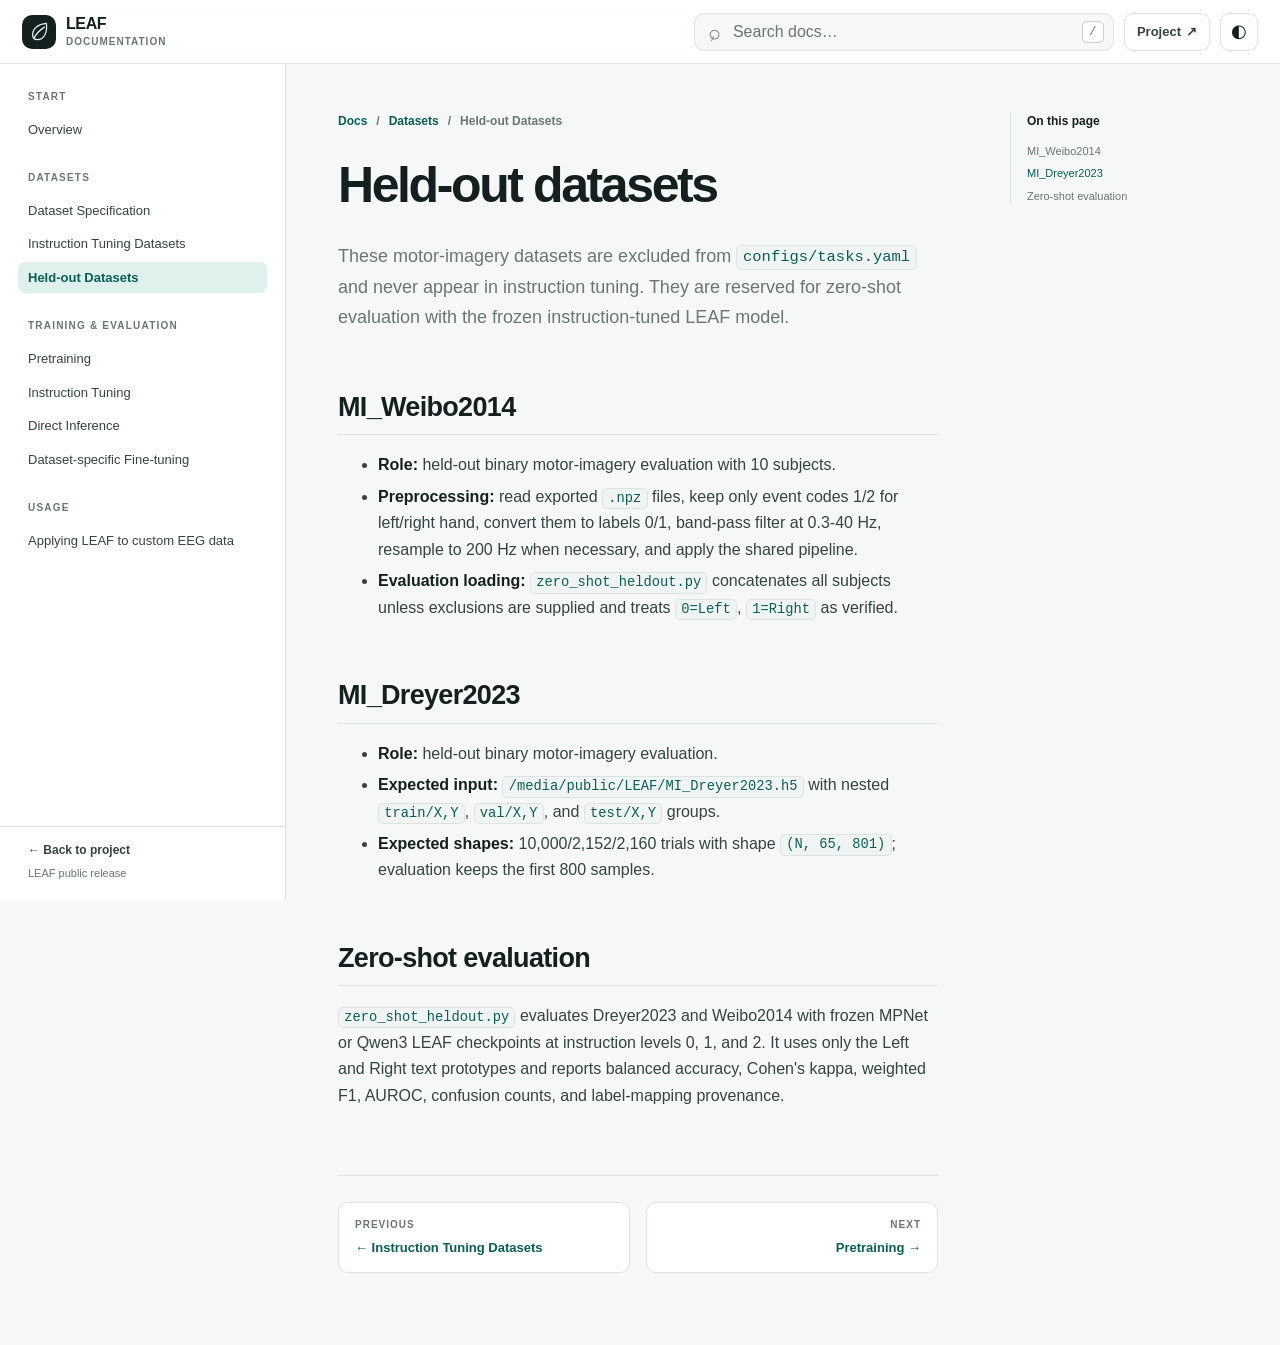
<file: docs/datasets/held-out.html>
<!doctype html>
<html lang="en">
<head>
  <meta charset="utf-8">
  <meta name="viewport" content="width=device-width, initial-scale=1">
  <meta name="description" content="Held-out datasets — LEAF documentation">
  <meta name="theme-color" content="#f6f8f7">
  <title>Held-out datasets | LEAF Docs</title>
  <link rel="icon" href="../../assets/leaf-mark.svg" type="image/svg+xml">
  <link rel="stylesheet" href="../assets/docs.css?v=20260825-6">
  <script>try{document.documentElement.dataset.theme=localStorage.getItem('leaf-doc-theme-v2')||'light'}catch(e){document.documentElement.dataset.theme='light'}</script>
</head>
<body data-search-index="../search-index.json" data-docs-home="../">
  <a class="skip-link" href="#doc-content">Skip to content</a>
  <header class="docs-header">
    <button class="sidebar-toggle" type="button" aria-expanded="false" aria-controls="docs-sidebar" aria-label="Open documentation navigation"><span></span><span></span><span></span></button>
    <a class="docs-brand" href="../" aria-label="LEAF documentation home">
      <span class="brand-mark" aria-hidden="true"><svg viewBox="0 0 40 40"><path d="M31 7C18 8 9 15 9 25c0 5 3 8 8 8 10 0 16-11 14-26Z"/><path d="M11 31c4-8 9-13 17-18"/></svg></span>
      <span><strong>LEAF</strong><small>Documentation</small></span>
    </a>
    <div class="header-actions">
      <label class="search-box"><span class="search-icon" aria-hidden="true">⌕</span><span class="sr-only">Search documentation</span><input id="doc-search" type="search" placeholder="Search docs…" autocomplete="off" aria-controls="search-results" aria-expanded="false"><kbd>/</kbd></label>
      <a class="header-link" href="../../index.html">Project <span aria-hidden="true">↗</span></a>
      <button class="theme-toggle" type="button" aria-label="Toggle color theme"><span class="theme-icon" aria-hidden="true">◐</span></button>
    </div>
    <div class="search-results" id="search-results" hidden></div>
  </header>
  <div class="sidebar-backdrop" hidden></div>
  <aside class="docs-sidebar" id="docs-sidebar">
    <div class="sidebar-scroll"><section class="nav-section"><h2>Start</h2><div class="nav-items"><a href="../">Overview</a></div></section><section class="nav-section"><h2>Datasets</h2><div class="nav-items"><a href="./">Dataset Specification</a><a href="instruction-tuning-datasets.html">Instruction Tuning Datasets</a><a href="held-out.html" aria-current="page" class="active">Held-out Datasets</a></div></section><section class="nav-section"><h2>Training &amp; Evaluation</h2><div class="nav-items"><a href="../pretraining.html">Pretraining</a><a href="../instruction-tuning.html">Instruction Tuning</a><a href="../direct-inference.html">Direct Inference</a><a href="../single-dataset-finetuning.html">Dataset-specific Fine-tuning</a></div></section><section class="nav-section"><h2>Usage</h2><div class="nav-items"><a href="../using-leaf.html">Applying LEAF to custom EEG data</a></div></section></div>
    <footer><a href="../../index.html">← Back to project</a><span>LEAF public release</span></footer>
  </aside>
  <div class="docs-layout">
    <main class="docs-main" id="doc-content">
      <nav class="breadcrumbs" aria-label="Breadcrumb"><a href="../">Docs</a><span aria-hidden="true">/</span><a href="./">Datasets</a><span aria-hidden="true">/</span><span>Held-out Datasets</span></nav>
      <article class="markdown-body"><h1 id="held-out-datasets">Held-out datasets</h1>
<p>These motor-imagery datasets are excluded from <code>configs/tasks.yaml</code> and never appear in instruction tuning. They are reserved for zero-shot evaluation with the frozen instruction-tuned LEAF model.</p>
<h2 id="mi_weibo2014">MI_Weibo2014</h2>
<ul>
<li><strong>Role:</strong> held-out binary motor-imagery evaluation with 10 subjects.</li>
<li><strong>Preprocessing:</strong> read exported <code>.npz</code> files, keep only event codes 1/2 for left/right hand, convert them to labels 0/1, band-pass filter at 0.3-40 Hz, resample to 200 Hz when necessary, and apply the shared pipeline.</li>
<li><strong>Evaluation loading:</strong> <code>zero_shot_heldout.py</code> concatenates all subjects unless exclusions are supplied and treats <code>0=Left</code>, <code>1=Right</code> as verified.</li>
</ul>
<h2 id="mi_dreyer2023">MI_Dreyer2023</h2>
<ul>
<li><strong>Role:</strong> held-out binary motor-imagery evaluation.</li>
<li><strong>Expected input:</strong> <code>/media/public/LEAF/MI_Dreyer2023.h5</code> with nested <code>train/X,Y</code>, <code>val/X,Y</code>, and <code>test/X,Y</code> groups.</li>
<li><strong>Expected shapes:</strong> 10,000/2,152/2,160 trials with shape <code>(N, 65, 801)</code>; evaluation keeps the first 800 samples.</li>
</ul>
<h2 id="zero-shot-evaluation">Zero-shot evaluation</h2>
<p><code>zero_shot_heldout.py</code> evaluates Dreyer2023 and Weibo2014 with frozen MPNet or Qwen3 LEAF checkpoints at instruction levels 0, 1, and 2. It uses only the Left and Right text prototypes and reports balanced accuracy, Cohen's kappa, weighted F1, AUROC, confusion counts, and label-mapping provenance.</p>
</article>
      <nav class="page-pager" aria-label="Documentation pages"><a class="pager-link previous" href="instruction-tuning-datasets.html"><span>Previous</span><strong>← Instruction Tuning Datasets</strong></a><a class="pager-link next" href="../pretraining.html"><span>Next</span><strong>Pretraining →</strong></a></nav>
    </main>
    <aside class="toc-column"><nav class="page-toc" aria-label="On this page"><h2>On this page</h2><a class="toc-level-2" href="#mi_weibo2014">MI_Weibo2014</a><a class="toc-level-2" href="#mi_dreyer2023">MI_Dreyer2023</a><a class="toc-level-2" href="#zero-shot-evaluation">Zero-shot evaluation</a></nav></aside>
  </div>
  <script src="../assets/docs.js?v=20260825-6" defer></script>
</body>
</html>
</file>
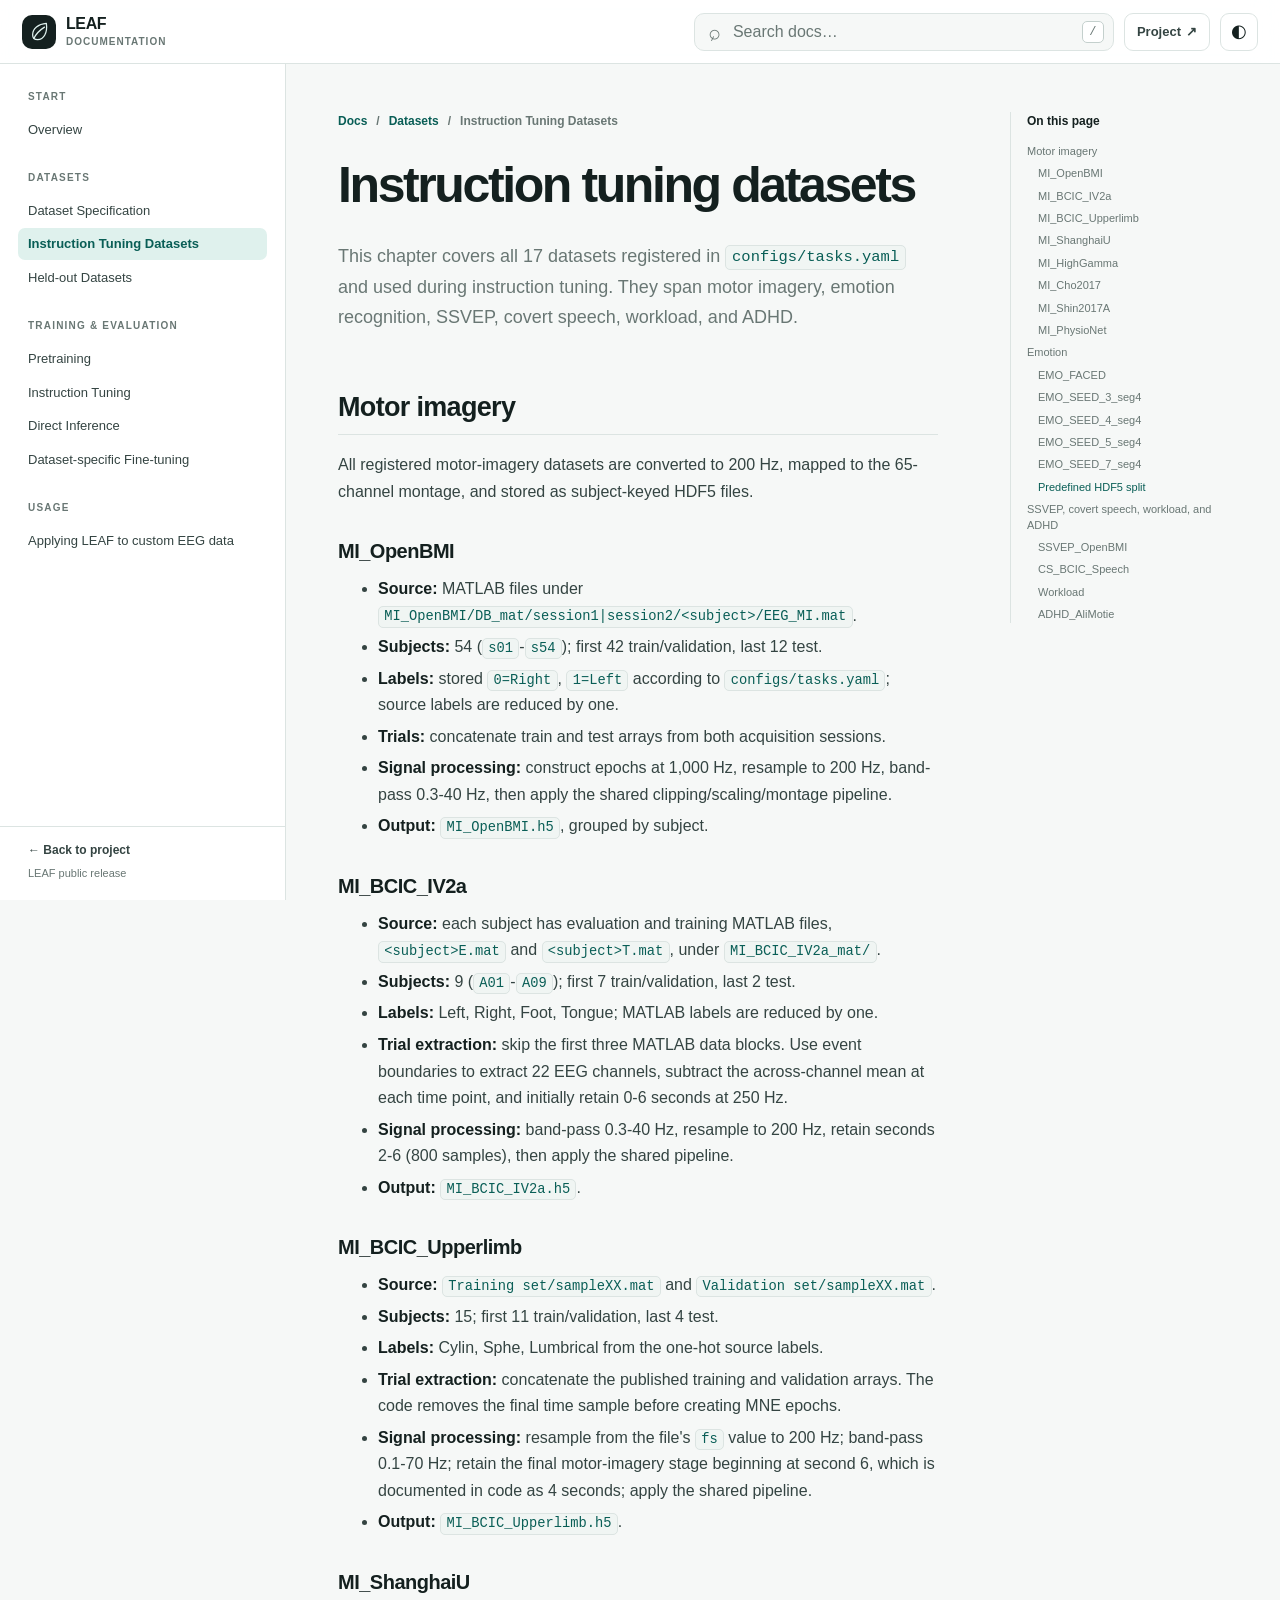
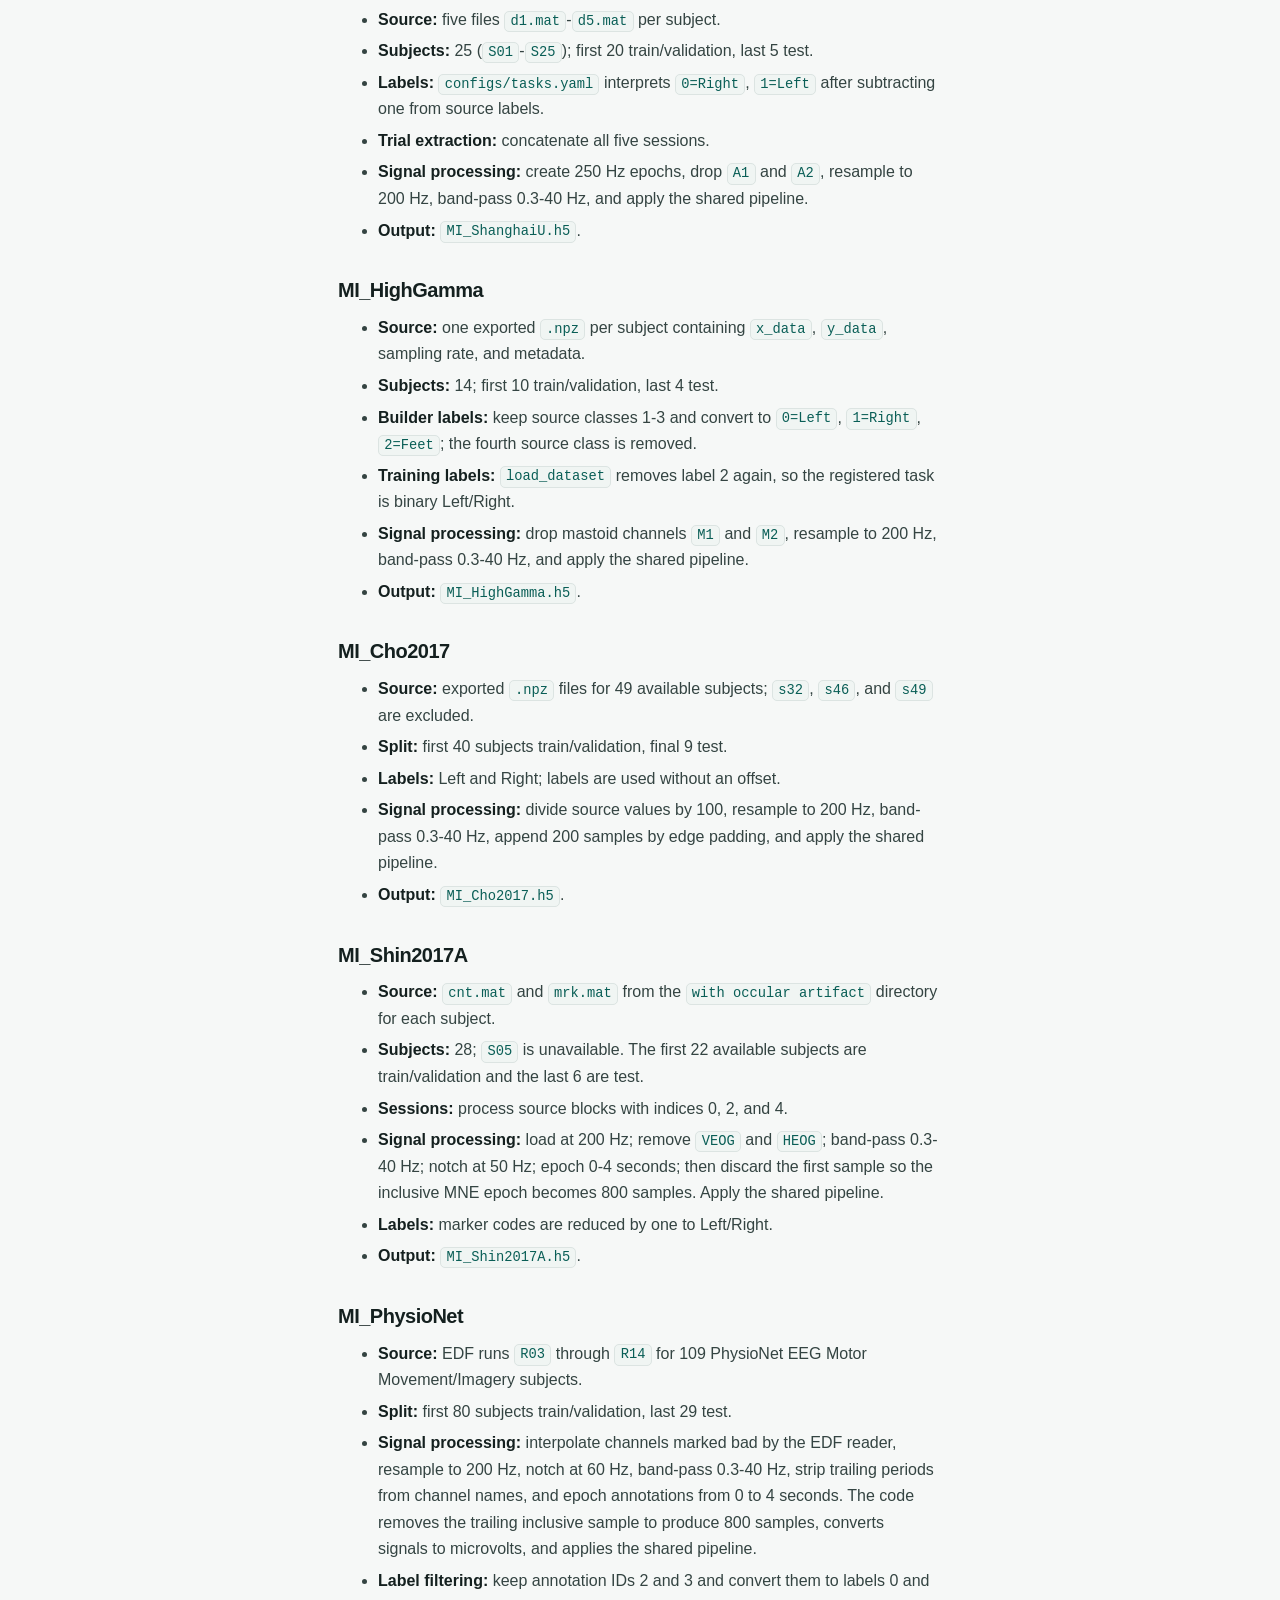
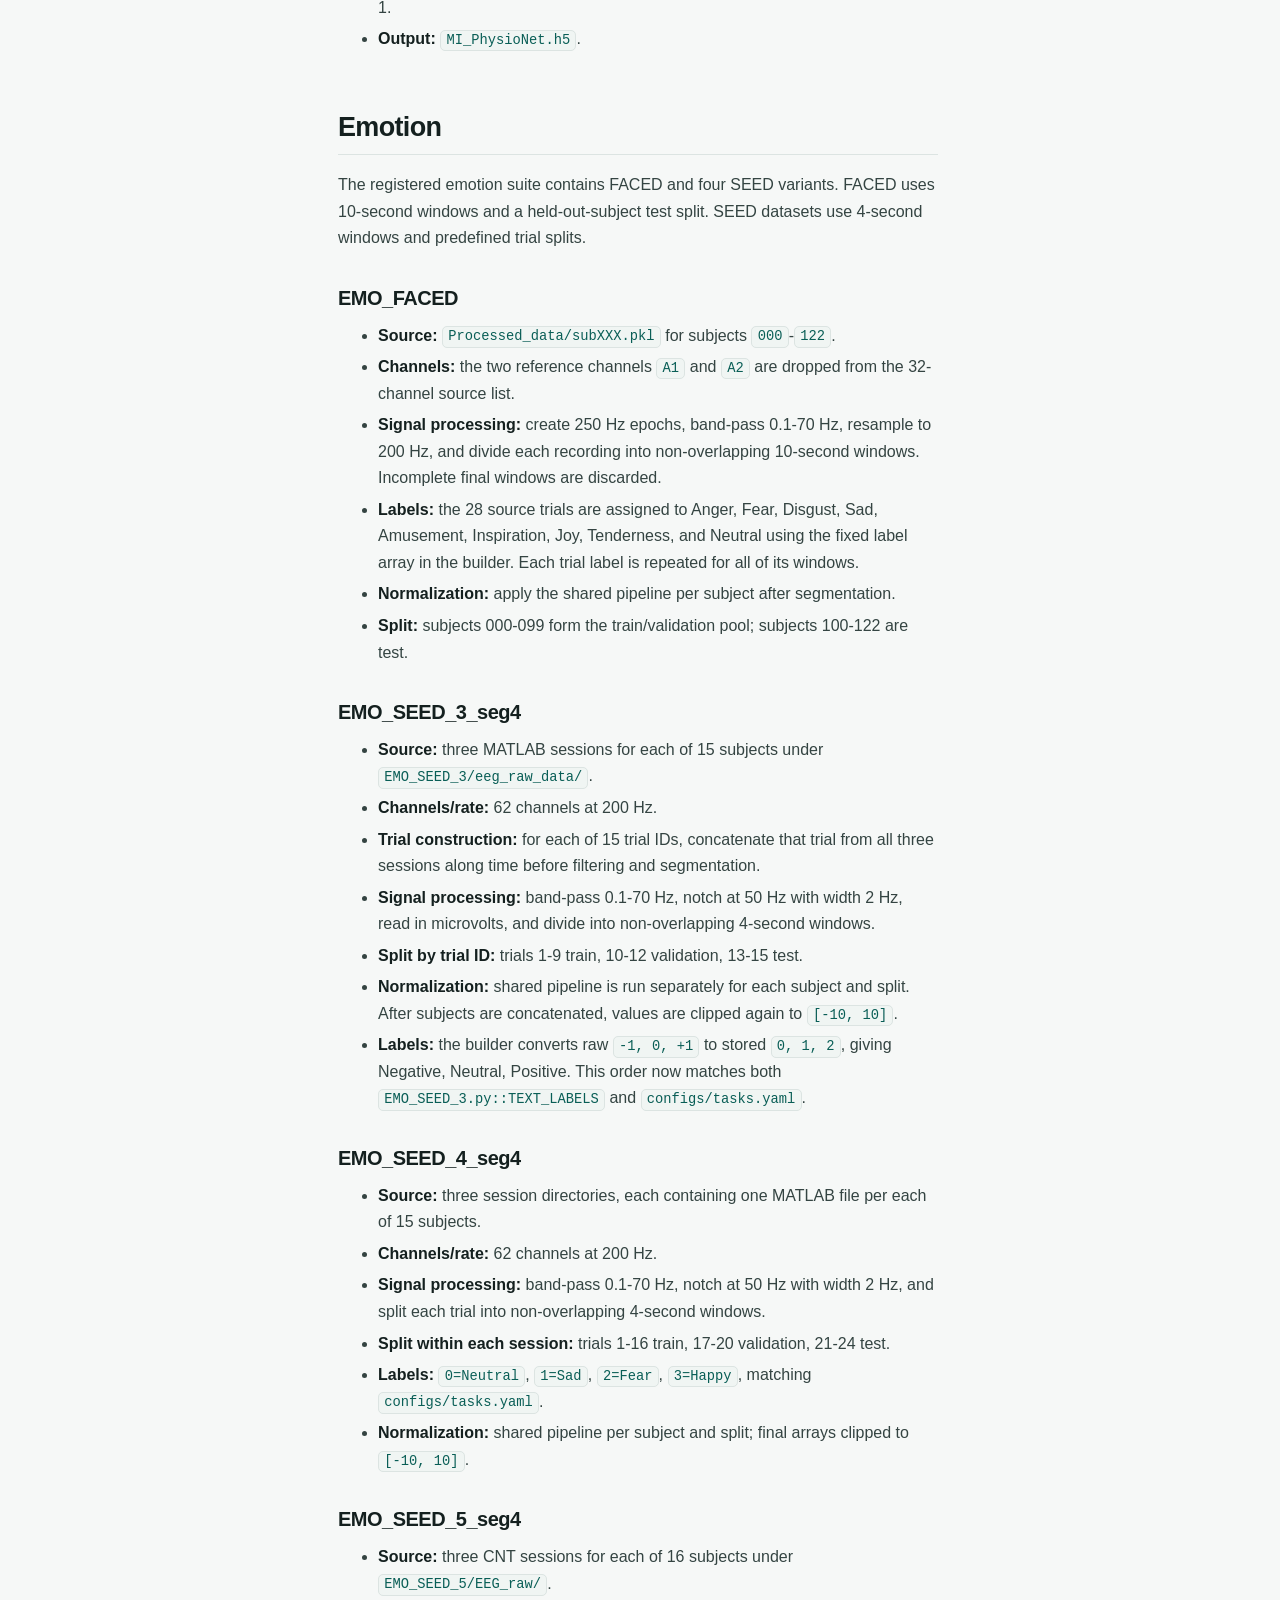
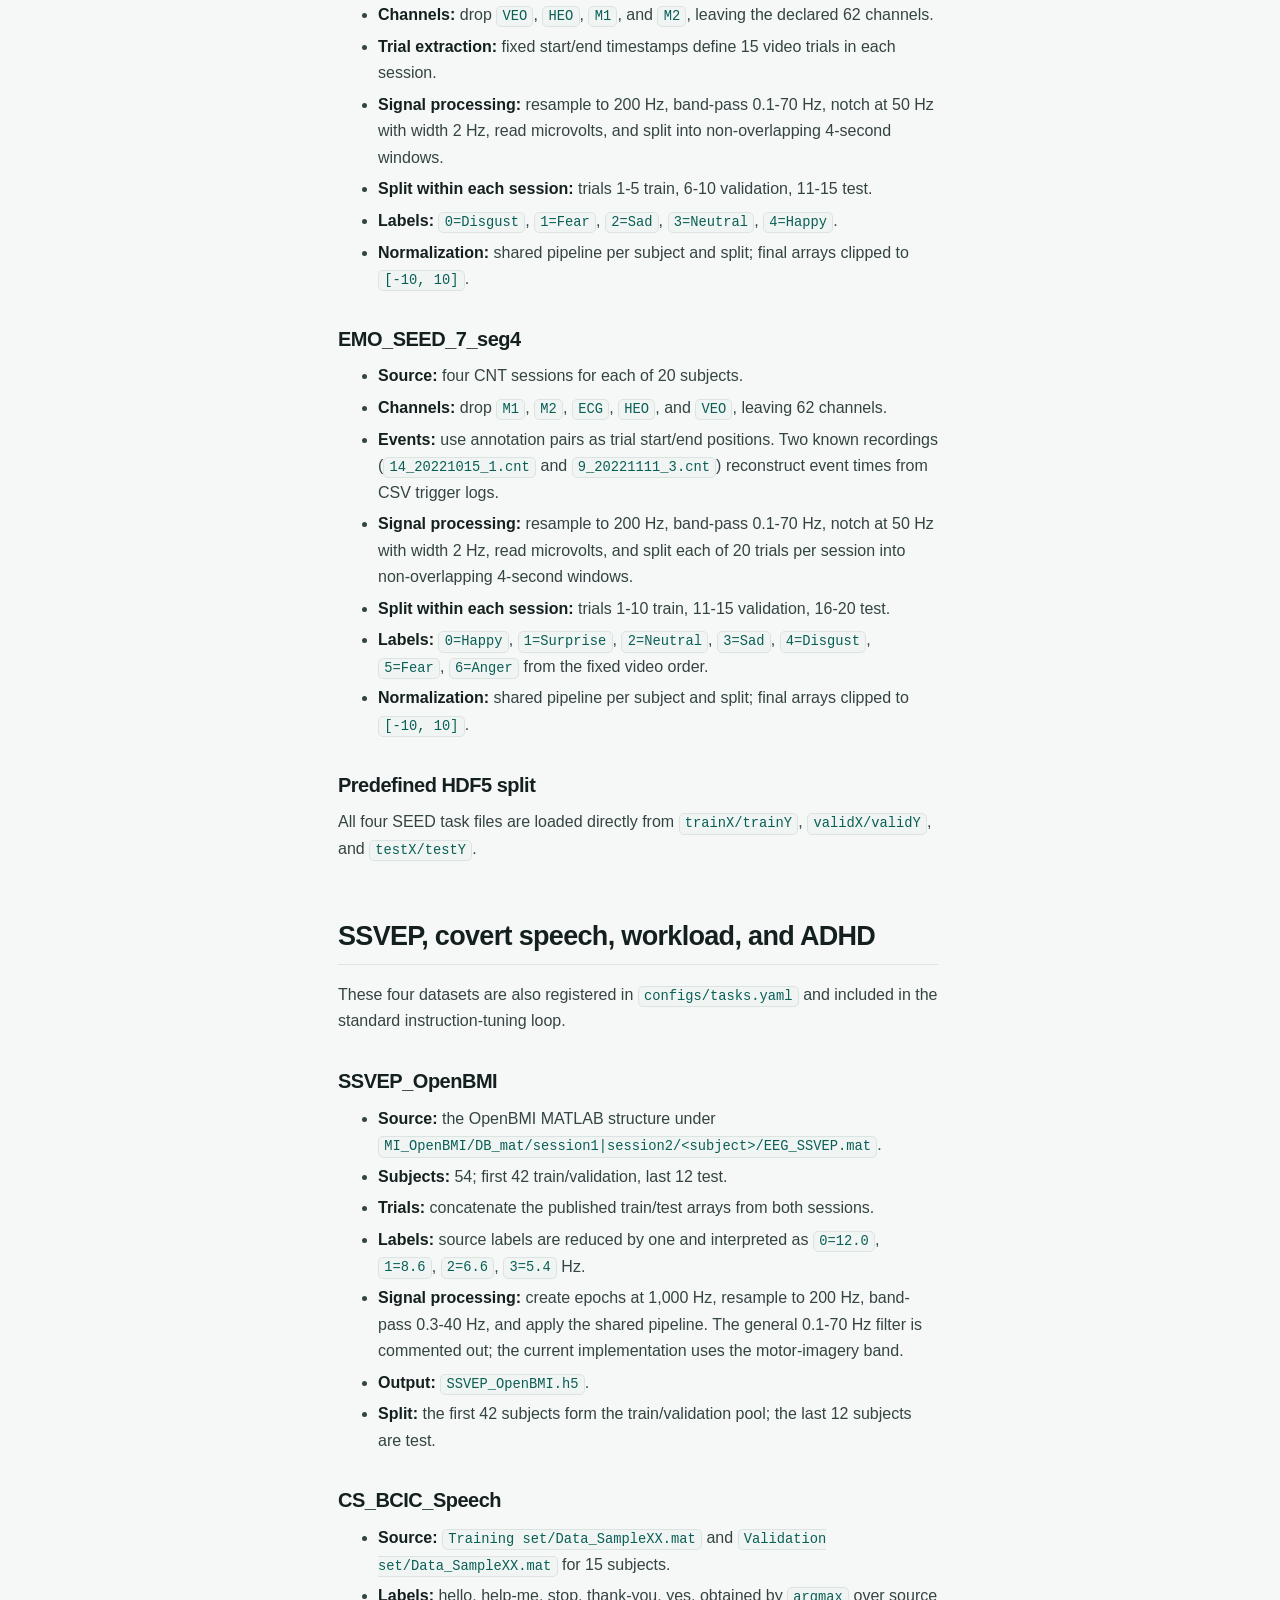
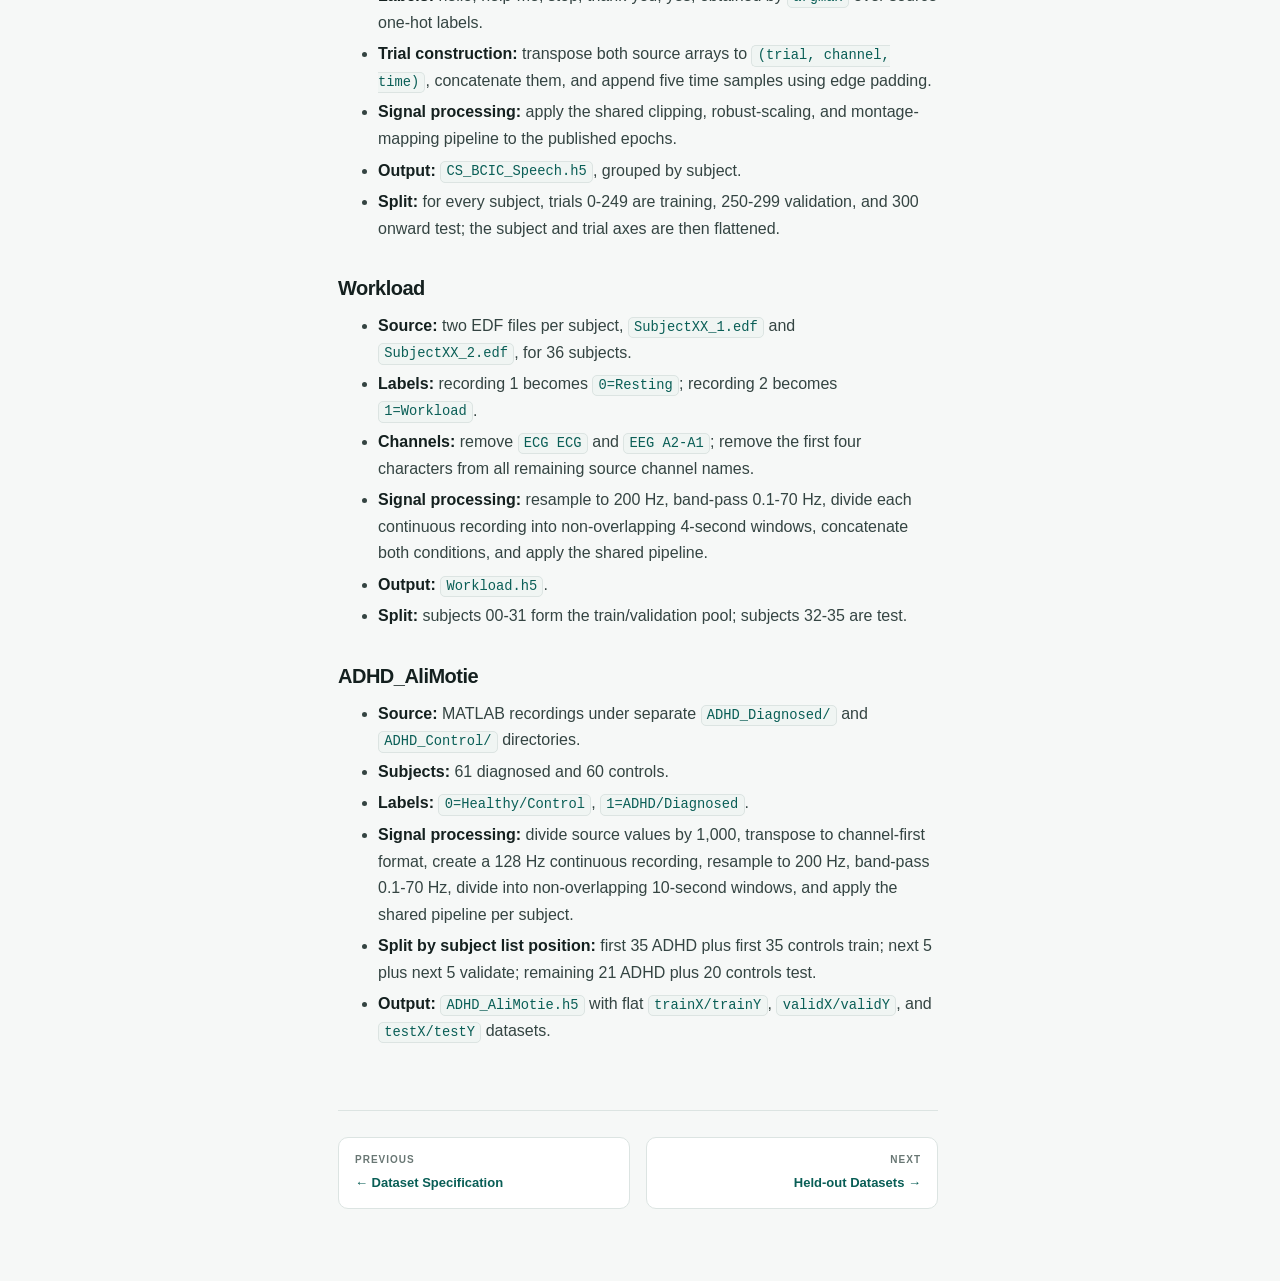
<file: docs/datasets/instruction-tuning-datasets.html>
<!doctype html>
<html lang="en">
<head>
  <meta charset="utf-8">
  <meta name="viewport" content="width=device-width, initial-scale=1">
  <meta name="description" content="Instruction tuning datasets — LEAF documentation">
  <meta name="theme-color" content="#f6f8f7">
  <title>Instruction tuning datasets | LEAF Docs</title>
  <link rel="icon" href="../../assets/leaf-mark.svg" type="image/svg+xml">
  <link rel="stylesheet" href="../assets/docs.css?v=20260825-6">
  <script>try{document.documentElement.dataset.theme=localStorage.getItem('leaf-doc-theme-v2')||'light'}catch(e){document.documentElement.dataset.theme='light'}</script>
</head>
<body data-search-index="../search-index.json" data-docs-home="../">
  <a class="skip-link" href="#doc-content">Skip to content</a>
  <header class="docs-header">
    <button class="sidebar-toggle" type="button" aria-expanded="false" aria-controls="docs-sidebar" aria-label="Open documentation navigation"><span></span><span></span><span></span></button>
    <a class="docs-brand" href="../" aria-label="LEAF documentation home">
      <span class="brand-mark" aria-hidden="true"><svg viewBox="0 0 40 40"><path d="M31 7C18 8 9 15 9 25c0 5 3 8 8 8 10 0 16-11 14-26Z"/><path d="M11 31c4-8 9-13 17-18"/></svg></span>
      <span><strong>LEAF</strong><small>Documentation</small></span>
    </a>
    <div class="header-actions">
      <label class="search-box"><span class="search-icon" aria-hidden="true">⌕</span><span class="sr-only">Search documentation</span><input id="doc-search" type="search" placeholder="Search docs…" autocomplete="off" aria-controls="search-results" aria-expanded="false"><kbd>/</kbd></label>
      <a class="header-link" href="../../index.html">Project <span aria-hidden="true">↗</span></a>
      <button class="theme-toggle" type="button" aria-label="Toggle color theme"><span class="theme-icon" aria-hidden="true">◐</span></button>
    </div>
    <div class="search-results" id="search-results" hidden></div>
  </header>
  <div class="sidebar-backdrop" hidden></div>
  <aside class="docs-sidebar" id="docs-sidebar">
    <div class="sidebar-scroll"><section class="nav-section"><h2>Start</h2><div class="nav-items"><a href="../">Overview</a></div></section><section class="nav-section"><h2>Datasets</h2><div class="nav-items"><a href="./">Dataset Specification</a><a href="instruction-tuning-datasets.html" aria-current="page" class="active">Instruction Tuning Datasets</a><a href="held-out.html">Held-out Datasets</a></div></section><section class="nav-section"><h2>Training &amp; Evaluation</h2><div class="nav-items"><a href="../pretraining.html">Pretraining</a><a href="../instruction-tuning.html">Instruction Tuning</a><a href="../direct-inference.html">Direct Inference</a><a href="../single-dataset-finetuning.html">Dataset-specific Fine-tuning</a></div></section><section class="nav-section"><h2>Usage</h2><div class="nav-items"><a href="../using-leaf.html">Applying LEAF to custom EEG data</a></div></section></div>
    <footer><a href="../../index.html">← Back to project</a><span>LEAF public release</span></footer>
  </aside>
  <div class="docs-layout">
    <main class="docs-main" id="doc-content">
      <nav class="breadcrumbs" aria-label="Breadcrumb"><a href="../">Docs</a><span aria-hidden="true">/</span><a href="./">Datasets</a><span aria-hidden="true">/</span><span>Instruction Tuning Datasets</span></nav>
      <article class="markdown-body"><h1 id="instruction-tuning-datasets">Instruction tuning datasets</h1>
<p>This chapter covers all 17 datasets registered in <code>configs/tasks.yaml</code> and used during instruction tuning. They span motor imagery, emotion recognition, SSVEP, covert speech, workload, and ADHD.</p>
<h2 id="motor-imagery">Motor imagery</h2>
<p>All registered motor-imagery datasets are converted to 200 Hz, mapped to the 65-channel montage, and stored as subject-keyed HDF5 files.</p>
<h3 id="mi_openbmi">MI_OpenBMI</h3>
<ul>
<li><strong>Source:</strong> MATLAB files under <code>MI_OpenBMI/DB_mat/session1|session2/&lt;subject&gt;/EEG_MI.mat</code>.</li>
<li><strong>Subjects:</strong> 54 (<code>s01</code>-<code>s54</code>); first 42 train/validation, last 12 test.</li>
<li><strong>Labels:</strong> stored <code>0=Right</code>, <code>1=Left</code> according to <code>configs/tasks.yaml</code>; source labels are reduced by one.</li>
<li><strong>Trials:</strong> concatenate train and test arrays from both acquisition sessions.</li>
<li><strong>Signal processing:</strong> construct epochs at 1,000 Hz, resample to 200 Hz, band-pass 0.3-40 Hz, then apply the shared clipping/scaling/montage pipeline.</li>
<li><strong>Output:</strong> <code>MI_OpenBMI.h5</code>, grouped by subject.</li>
</ul>
<h3 id="mi_bcic_iv2a">MI_BCIC_IV2a</h3>
<ul>
<li><strong>Source:</strong> each subject has evaluation and training MATLAB files, <code>&lt;subject&gt;E.mat</code> and <code>&lt;subject&gt;T.mat</code>, under <code>MI_BCIC_IV2a_mat/</code>.</li>
<li><strong>Subjects:</strong> 9 (<code>A01</code>-<code>A09</code>); first 7 train/validation, last 2 test.</li>
<li><strong>Labels:</strong> Left, Right, Foot, Tongue; MATLAB labels are reduced by one.</li>
<li><strong>Trial extraction:</strong> skip the first three MATLAB data blocks. Use event boundaries to extract 22 EEG channels, subtract the across-channel mean at each time point, and initially retain 0-6 seconds at 250 Hz.</li>
<li><strong>Signal processing:</strong> band-pass 0.3-40 Hz, resample to 200 Hz, retain seconds 2-6 (800 samples), then apply the shared pipeline.</li>
<li><strong>Output:</strong> <code>MI_BCIC_IV2a.h5</code>.</li>
</ul>
<h3 id="mi_bcic_upperlimb">MI_BCIC_Upperlimb</h3>
<ul>
<li><strong>Source:</strong> <code>Training set/sampleXX.mat</code> and <code>Validation set/sampleXX.mat</code>.</li>
<li><strong>Subjects:</strong> 15; first 11 train/validation, last 4 test.</li>
<li><strong>Labels:</strong> Cylin, Sphe, Lumbrical from the one-hot source labels.</li>
<li><strong>Trial extraction:</strong> concatenate the published training and validation arrays. The code removes the final time sample before creating MNE epochs.</li>
<li><strong>Signal processing:</strong> resample from the file's <code>fs</code> value to 200 Hz; band-pass 0.1-70 Hz; retain the final motor-imagery stage beginning at second 6, which is documented in code as 4 seconds; apply the shared pipeline.</li>
<li><strong>Output:</strong> <code>MI_BCIC_Upperlimb.h5</code>.</li>
</ul>
<h3 id="mi_shanghaiu">MI_ShanghaiU</h3>
<ul>
<li><strong>Source:</strong> five files <code>d1.mat</code>-<code>d5.mat</code> per subject.</li>
<li><strong>Subjects:</strong> 25 (<code>S01</code>-<code>S25</code>); first 20 train/validation, last 5 test.</li>
<li><strong>Labels:</strong> <code>configs/tasks.yaml</code> interprets <code>0=Right</code>, <code>1=Left</code> after subtracting one from source labels.</li>
<li><strong>Trial extraction:</strong> concatenate all five sessions.</li>
<li><strong>Signal processing:</strong> create 250 Hz epochs, drop <code>A1</code> and <code>A2</code>, resample to 200 Hz, band-pass 0.3-40 Hz, and apply the shared pipeline.</li>
<li><strong>Output:</strong> <code>MI_ShanghaiU.h5</code>.</li>
</ul>
<h3 id="mi_highgamma">MI_HighGamma</h3>
<ul>
<li><strong>Source:</strong> one exported <code>.npz</code> per subject containing <code>x_data</code>, <code>y_data</code>, sampling rate, and metadata.</li>
<li><strong>Subjects:</strong> 14; first 10 train/validation, last 4 test.</li>
<li><strong>Builder labels:</strong> keep source classes 1-3 and convert to <code>0=Left</code>, <code>1=Right</code>, <code>2=Feet</code>; the fourth source class is removed.</li>
<li><strong>Training labels:</strong> <code>load_dataset</code> removes label 2 again, so the registered task is binary Left/Right.</li>
<li><strong>Signal processing:</strong> drop mastoid channels <code>M1</code> and <code>M2</code>, resample to 200 Hz, band-pass 0.3-40 Hz, and apply the shared pipeline.</li>
<li><strong>Output:</strong> <code>MI_HighGamma.h5</code>.</li>
</ul>
<h3 id="mi_cho2017">MI_Cho2017</h3>
<ul>
<li><strong>Source:</strong> exported <code>.npz</code> files for 49 available subjects; <code>s32</code>, <code>s46</code>, and <code>s49</code> are excluded.</li>
<li><strong>Split:</strong> first 40 subjects train/validation, final 9 test.</li>
<li><strong>Labels:</strong> Left and Right; labels are used without an offset.</li>
<li><strong>Signal processing:</strong> divide source values by 100, resample to 200 Hz, band-pass 0.3-40 Hz, append 200 samples by edge padding, and apply the shared pipeline.</li>
<li><strong>Output:</strong> <code>MI_Cho2017.h5</code>.</li>
</ul>
<h3 id="mi_shin2017a">MI_Shin2017A</h3>
<ul>
<li><strong>Source:</strong> <code>cnt.mat</code> and <code>mrk.mat</code> from the <code>with occular artifact</code> directory for each subject.</li>
<li><strong>Subjects:</strong> 28; <code>S05</code> is unavailable. The first 22 available subjects are train/validation and the last 6 are test.</li>
<li><strong>Sessions:</strong> process source blocks with indices 0, 2, and 4.</li>
<li><strong>Signal processing:</strong> load at 200 Hz; remove <code>VEOG</code> and <code>HEOG</code>; band-pass 0.3-40 Hz; notch at 50 Hz; epoch 0-4 seconds; then discard the first sample so the inclusive MNE epoch becomes 800 samples. Apply the shared pipeline.</li>
<li><strong>Labels:</strong> marker codes are reduced by one to Left/Right.</li>
<li><strong>Output:</strong> <code>MI_Shin2017A.h5</code>.</li>
</ul>
<h3 id="mi_physionet">MI_PhysioNet</h3>
<ul>
<li><strong>Source:</strong> EDF runs <code>R03</code> through <code>R14</code> for 109 PhysioNet EEG Motor Movement/Imagery subjects.</li>
<li><strong>Split:</strong> first 80 subjects train/validation, last 29 test.</li>
<li><strong>Signal processing:</strong> interpolate channels marked bad by the EDF reader, resample to 200 Hz, notch at 60 Hz, band-pass 0.3-40 Hz, strip trailing periods from channel names, and epoch annotations from 0 to 4 seconds. The code removes the trailing inclusive sample to produce 800 samples, converts signals to microvolts, and applies the shared pipeline.</li>
<li><strong>Label filtering:</strong> keep annotation IDs 2 and 3 and convert them to labels 0 and 1.</li>
<li><strong>Output:</strong> <code>MI_PhysioNet.h5</code>.</li>
</ul>
<h2 id="emotion">Emotion</h2>
<p>The registered emotion suite contains FACED and four SEED variants. FACED uses 10-second windows and a held-out-subject test split. SEED datasets use 4-second windows and predefined trial splits.</p>
<h3 id="emo_faced">EMO_FACED</h3>
<ul>
<li><strong>Source:</strong> <code>Processed_data/subXXX.pkl</code> for subjects <code>000</code>-<code>122</code>.</li>
<li><strong>Channels:</strong> the two reference channels <code>A1</code> and <code>A2</code> are dropped from the 32-channel source list.</li>
<li><strong>Signal processing:</strong> create 250 Hz epochs, band-pass 0.1-70 Hz, resample to 200 Hz, and divide each recording into non-overlapping 10-second windows. Incomplete final windows are discarded.</li>
<li><strong>Labels:</strong> the 28 source trials are assigned to Anger, Fear, Disgust, Sad, Amusement, Inspiration, Joy, Tenderness, and Neutral using the fixed label array in the builder. Each trial label is repeated for all of its windows.</li>
<li><strong>Normalization:</strong> apply the shared pipeline per subject after segmentation.</li>
<li><strong>Split:</strong> subjects 000-099 form the train/validation pool; subjects 100-122 are test.</li>
</ul>
<h3 id="emo_seed_3_seg4">EMO_SEED_3_seg4</h3>
<ul>
<li><strong>Source:</strong> three MATLAB sessions for each of 15 subjects under <code>EMO_SEED_3/eeg_raw_data/</code>.</li>
<li><strong>Channels/rate:</strong> 62 channels at 200 Hz.</li>
<li><strong>Trial construction:</strong> for each of 15 trial IDs, concatenate that trial from all three sessions along time before filtering and segmentation.</li>
<li><strong>Signal processing:</strong> band-pass 0.1-70 Hz, notch at 50 Hz with width 2 Hz, read in microvolts, and divide into non-overlapping 4-second windows.</li>
<li><strong>Split by trial ID:</strong> trials 1-9 train, 10-12 validation, 13-15 test.</li>
<li><strong>Normalization:</strong> shared pipeline is run separately for each subject and split. After subjects are concatenated, values are clipped again to <code>[-10, 10]</code>.</li>
<li><strong>Labels:</strong> the builder converts raw <code>-1, 0, +1</code> to stored <code>0, 1, 2</code>, giving Negative, Neutral, Positive. This order now matches both <code>EMO_SEED_3.py::TEXT_LABELS</code> and <code>configs/tasks.yaml</code>.</li>
</ul>
<h3 id="emo_seed_4_seg4">EMO_SEED_4_seg4</h3>
<ul>
<li><strong>Source:</strong> three session directories, each containing one MATLAB file per each of 15 subjects.</li>
<li><strong>Channels/rate:</strong> 62 channels at 200 Hz.</li>
<li><strong>Signal processing:</strong> band-pass 0.1-70 Hz, notch at 50 Hz with width 2 Hz, and split each trial into non-overlapping 4-second windows.</li>
<li><strong>Split within each session:</strong> trials 1-16 train, 17-20 validation, 21-24 test.</li>
<li><strong>Labels:</strong> <code>0=Neutral</code>, <code>1=Sad</code>, <code>2=Fear</code>, <code>3=Happy</code>, matching <code>configs/tasks.yaml</code>.</li>
<li><strong>Normalization:</strong> shared pipeline per subject and split; final arrays clipped to <code>[-10, 10]</code>.</li>
</ul>
<h3 id="emo_seed_5_seg4">EMO_SEED_5_seg4</h3>
<ul>
<li><strong>Source:</strong> three CNT sessions for each of 16 subjects under <code>EMO_SEED_5/EEG_raw/</code>.</li>
<li><strong>Channels:</strong> drop <code>VEO</code>, <code>HEO</code>, <code>M1</code>, and <code>M2</code>, leaving the declared 62 channels.</li>
<li><strong>Trial extraction:</strong> fixed start/end timestamps define 15 video trials in each session.</li>
<li><strong>Signal processing:</strong> resample to 200 Hz, band-pass 0.1-70 Hz, notch at 50 Hz with width 2 Hz, read microvolts, and split into non-overlapping 4-second windows.</li>
<li><strong>Split within each session:</strong> trials 1-5 train, 6-10 validation, 11-15 test.</li>
<li><strong>Labels:</strong> <code>0=Disgust</code>, <code>1=Fear</code>, <code>2=Sad</code>, <code>3=Neutral</code>, <code>4=Happy</code>.</li>
<li><strong>Normalization:</strong> shared pipeline per subject and split; final arrays clipped to <code>[-10, 10]</code>.</li>
</ul>
<h3 id="emo_seed_7_seg4">EMO_SEED_7_seg4</h3>
<ul>
<li><strong>Source:</strong> four CNT sessions for each of 20 subjects.</li>
<li><strong>Channels:</strong> drop <code>M1</code>, <code>M2</code>, <code>ECG</code>, <code>HEO</code>, and <code>VEO</code>, leaving 62 channels.</li>
<li><strong>Events:</strong> use annotation pairs as trial start/end positions. Two known recordings (<code>14_20221015_1.cnt</code> and <code>9_20221111_3.cnt</code>) reconstruct event times from CSV trigger logs.</li>
<li><strong>Signal processing:</strong> resample to 200 Hz, band-pass 0.1-70 Hz, notch at 50 Hz with width 2 Hz, read microvolts, and split each of 20 trials per session into non-overlapping 4-second windows.</li>
<li><strong>Split within each session:</strong> trials 1-10 train, 11-15 validation, 16-20 test.</li>
<li><strong>Labels:</strong> <code>0=Happy</code>, <code>1=Surprise</code>, <code>2=Neutral</code>, <code>3=Sad</code>, <code>4=Disgust</code>, <code>5=Fear</code>, <code>6=Anger</code> from the fixed video order.</li>
<li><strong>Normalization:</strong> shared pipeline per subject and split; final arrays clipped to <code>[-10, 10]</code>.</li>
</ul>
<h3 id="predefined-hdf5-split">Predefined HDF5 split</h3>
<p>All four SEED task files are loaded directly from <code>trainX/trainY</code>, <code>validX/validY</code>, and <code>testX/testY</code>.</p>
<h2 id="ssvep-covert-speech-workload-and-adhd">SSVEP, covert speech, workload, and ADHD</h2>
<p>These four datasets are also registered in <code>configs/tasks.yaml</code> and included in the standard instruction-tuning loop.</p>
<h3 id="ssvep_openbmi">SSVEP_OpenBMI</h3>
<ul>
<li><strong>Source:</strong> the OpenBMI MATLAB structure under <code>MI_OpenBMI/DB_mat/session1|session2/&lt;subject&gt;/EEG_SSVEP.mat</code>.</li>
<li><strong>Subjects:</strong> 54; first 42 train/validation, last 12 test.</li>
<li><strong>Trials:</strong> concatenate the published train/test arrays from both sessions.</li>
<li><strong>Labels:</strong> source labels are reduced by one and interpreted as <code>0=12.0</code>, <code>1=8.6</code>, <code>2=6.6</code>, <code>3=5.4</code> Hz.</li>
<li><strong>Signal processing:</strong> create epochs at 1,000 Hz, resample to 200 Hz, band-pass 0.3-40 Hz, and apply the shared pipeline. The general 0.1-70 Hz filter is commented out; the current implementation uses the motor-imagery band.</li>
<li><strong>Output:</strong> <code>SSVEP_OpenBMI.h5</code>.</li>
<li><strong>Split:</strong> the first 42 subjects form the train/validation pool; the last 12 subjects are test.</li>
</ul>
<h3 id="cs_bcic_speech">CS_BCIC_Speech</h3>
<ul>
<li><strong>Source:</strong> <code>Training set/Data_SampleXX.mat</code> and <code>Validation set/Data_SampleXX.mat</code> for 15 subjects.</li>
<li><strong>Labels:</strong> hello, help-me, stop, thank-you, yes, obtained by <code>argmax</code> over source one-hot labels.</li>
<li><strong>Trial construction:</strong> transpose both source arrays to <code>(trial, channel, time)</code>, concatenate them, and append five time samples using edge padding.</li>
<li><strong>Signal processing:</strong> apply the shared clipping, robust-scaling, and montage-mapping pipeline to the published epochs.</li>
<li><strong>Output:</strong> <code>CS_BCIC_Speech.h5</code>, grouped by subject.</li>
<li><strong>Split:</strong> for every subject, trials 0-249 are training, 250-299 validation, and 300 onward test; the subject and trial axes are then flattened.</li>
</ul>
<h3 id="workload">Workload</h3>
<ul>
<li><strong>Source:</strong> two EDF files per subject, <code>SubjectXX_1.edf</code> and <code>SubjectXX_2.edf</code>, for 36 subjects.</li>
<li><strong>Labels:</strong> recording 1 becomes <code>0=Resting</code>; recording 2 becomes <code>1=Workload</code>.</li>
<li><strong>Channels:</strong> remove <code>ECG ECG</code> and <code>EEG A2-A1</code>; remove the first four characters from all remaining source channel names.</li>
<li><strong>Signal processing:</strong> resample to 200 Hz, band-pass 0.1-70 Hz, divide each continuous recording into non-overlapping 4-second windows, concatenate both conditions, and apply the shared pipeline.</li>
<li><strong>Output:</strong> <code>Workload.h5</code>.</li>
<li><strong>Split:</strong> subjects 00-31 form the train/validation pool; subjects 32-35 are test.</li>
</ul>
<h3 id="adhd_alimotie">ADHD_AliMotie</h3>
<ul>
<li><strong>Source:</strong> MATLAB recordings under separate <code>ADHD_Diagnosed/</code> and <code>ADHD_Control/</code> directories.</li>
<li><strong>Subjects:</strong> 61 diagnosed and 60 controls.</li>
<li><strong>Labels:</strong> <code>0=Healthy/Control</code>, <code>1=ADHD/Diagnosed</code>.</li>
<li><strong>Signal processing:</strong> divide source values by 1,000, transpose to channel-first format, create a 128 Hz continuous recording, resample to 200 Hz, band-pass 0.1-70 Hz, divide into non-overlapping 10-second windows, and apply the shared pipeline per subject.</li>
<li><strong>Split by subject list position:</strong> first 35 ADHD plus first 35 controls train; next 5 plus next 5 validate; remaining 21 ADHD plus 20 controls test.</li>
<li><strong>Output:</strong> <code>ADHD_AliMotie.h5</code> with flat <code>trainX/trainY</code>, <code>validX/validY</code>, and <code>testX/testY</code> datasets.</li>
</ul>
</article>
      <nav class="page-pager" aria-label="Documentation pages"><a class="pager-link previous" href="./"><span>Previous</span><strong>← Dataset Specification</strong></a><a class="pager-link next" href="held-out.html"><span>Next</span><strong>Held-out Datasets →</strong></a></nav>
    </main>
    <aside class="toc-column"><nav class="page-toc" aria-label="On this page"><h2>On this page</h2><a class="toc-level-2" href="#motor-imagery">Motor imagery</a><a class="toc-level-3" href="#mi_openbmi">MI_OpenBMI</a><a class="toc-level-3" href="#mi_bcic_iv2a">MI_BCIC_IV2a</a><a class="toc-level-3" href="#mi_bcic_upperlimb">MI_BCIC_Upperlimb</a><a class="toc-level-3" href="#mi_shanghaiu">MI_ShanghaiU</a><a class="toc-level-3" href="#mi_highgamma">MI_HighGamma</a><a class="toc-level-3" href="#mi_cho2017">MI_Cho2017</a><a class="toc-level-3" href="#mi_shin2017a">MI_Shin2017A</a><a class="toc-level-3" href="#mi_physionet">MI_PhysioNet</a><a class="toc-level-2" href="#emotion">Emotion</a><a class="toc-level-3" href="#emo_faced">EMO_FACED</a><a class="toc-level-3" href="#emo_seed_3_seg4">EMO_SEED_3_seg4</a><a class="toc-level-3" href="#emo_seed_4_seg4">EMO_SEED_4_seg4</a><a class="toc-level-3" href="#emo_seed_5_seg4">EMO_SEED_5_seg4</a><a class="toc-level-3" href="#emo_seed_7_seg4">EMO_SEED_7_seg4</a><a class="toc-level-3" href="#predefined-hdf5-split">Predefined HDF5 split</a><a class="toc-level-2" href="#ssvep-covert-speech-workload-and-adhd">SSVEP, covert speech, workload, and ADHD</a><a class="toc-level-3" href="#ssvep_openbmi">SSVEP_OpenBMI</a><a class="toc-level-3" href="#cs_bcic_speech">CS_BCIC_Speech</a><a class="toc-level-3" href="#workload">Workload</a><a class="toc-level-3" href="#adhd_alimotie">ADHD_AliMotie</a></nav></aside>
  </div>
  <script src="../assets/docs.js?v=20260825-6" defer></script>
</body>
</html>
</file>
<file: assets/style.css>
:root {
  color-scheme: light;
  --page: #f5f7f8;
  --paper: #ffffff;
  --paper-muted: #edf2f1;
  --ink: #14201f;
  --ink-soft: #344442;
  --muted: #667370;
  --line: #d7dfdd;
  --line-strong: #bcc9c6;
  --accent: #127c70;
  --accent-dark: #095e56;
  --accent-pale: #d9eee9;
  --blue: #315a80;
  --shell: 1120px;
  --shell-wide: 1280px;
  --sans: Inter, ui-sans-serif, -apple-system, BlinkMacSystemFont, "Segoe UI", sans-serif;
  --serif: Georgia, "Times New Roman", serif;
  --mono: "SFMono-Regular", Consolas, "Liberation Mono", monospace;
  --shadow: 0 22px 65px rgba(20, 32, 31, 0.08);
}

*,
*::before,
*::after {
  box-sizing: border-box;
}

[hidden] {
  display: none !important;
}

.sr-only {
  position: absolute;
  overflow: hidden;
  width: 1px;
  height: 1px;
  padding: 0;
  margin: -1px;
  clip: rect(0, 0, 0, 0);
  white-space: nowrap;
  border: 0;
}

html {
  scroll-behavior: smooth;
  scroll-padding-top: 76px;
}

body {
  margin: 0;
  color: var(--ink);
  background: var(--page);
  font-family: var(--sans);
  font-size: 17px;
  line-height: 1.6;
  -webkit-font-smoothing: antialiased;
  text-rendering: optimizeLegibility;
}

body.dialog-open {
  overflow: hidden;
}

img {
  display: block;
  max-width: 100%;
  height: auto;
}

button,
a {
  color: inherit;
  font: inherit;
}

a {
  text-underline-offset: 3px;
}

button {
  cursor: pointer;
}

:focus-visible {
  outline: 2px solid var(--accent);
  outline-offset: 3px;
}

::selection {
  color: #092e2a;
  background: #bce4da;
}

.shell,
.shell-wide {
  width: min(var(--shell), calc(100% - 48px));
  margin-inline: auto;
}

.shell-wide {
  width: min(var(--shell-wide), calc(100% - 48px));
}

.skip-link {
  position: fixed;
  z-index: 1000;
  top: -60px;
  left: 16px;
  padding: 9px 14px;
  color: #fff;
  background: var(--ink);
  text-decoration: none;
}

.skip-link:focus {
  top: 12px;
}

/* Navigation */
.site-header {
  position: sticky;
  z-index: 80;
  top: 0;
  border-bottom: 1px solid rgba(188, 201, 198, 0.72);
  background: rgba(245, 247, 248, 0.9);
  backdrop-filter: blur(16px) saturate(130%);
}

.nav {
  display: flex;
  min-height: 60px;
  align-items: center;
  justify-content: space-between;
  gap: 28px;
}

.brand {
  display: inline-flex;
  align-items: center;
  gap: 9px;
  color: var(--ink);
  font-size: 23px;
  font-weight: 800;
  letter-spacing: -0.05em;
  line-height: 1;
  text-decoration: none;
}

.brand-copy {
  display: inline-flex;
  align-items: center;
  gap: 10px;
}

.brand-divider {
  width: 1px;
  height: 20px;
  background: var(--line-strong);
}

.brand-context {
  color: var(--muted);
  font-size: 11px;
  font-weight: 750;
  letter-spacing: 0.12em;
  text-transform: uppercase;
  white-space: nowrap;
}

.brand-mark {
  display: grid;
  width: 33px;
  height: 33px;
  place-items: center;
  border-radius: 10px;
  background: var(--ink);
}

.brand-mark svg {
  width: 27px;
  height: 27px;
  fill: var(--accent-pale);
  stroke: var(--accent);
  stroke-width: 2.1;
  stroke-linecap: round;
}

.nav-links {
  display: flex;
  align-items: center;
  gap: 27px;
}

.nav-links a {
  position: relative;
  padding: 18px 0 15px;
  color: var(--muted);
  font-size: 14px;
  font-weight: 700;
  letter-spacing: 0.025em;
  text-decoration: none;
}

.nav-links a::after {
  position: absolute;
  right: 50%;
  bottom: -1px;
  left: 50%;
  height: 2px;
  background: var(--accent);
  content: "";
  transition: right 160ms ease, left 160ms ease;
}

.nav-links a:hover,
.nav-links a[aria-current="true"] {
  color: var(--ink);
}

.nav-links a:hover::after,
.nav-links a[aria-current="true"]::after {
  right: 0;
  left: 0;
}

.nav-toggle {
  display: none;
  width: 44px;
  height: 44px;
  padding: 10px;
  border: 0;
  background: transparent;
}

.nav-toggle span {
  display: block;
  width: 22px;
  height: 1.5px;
  margin: 5px auto;
  background: var(--ink);
  transition: transform 160ms ease, opacity 160ms ease;
}

/* Hero */
.hero {
  padding-top: clamp(30px, 4vw, 54px);
  padding-bottom: 30px;
  text-align: center;
}

.eyebrow,
.kicker {
  margin: 0 0 11px;
  color: var(--accent);
  font-size: 12px;
  font-weight: 800;
  letter-spacing: 0.17em;
  text-transform: uppercase;
}

.hero h1 {
  max-width: 1100px;
  margin: 0 auto;
  line-height: 1.05;
  text-wrap: balance;
}

.project-name {
  display: block;
  margin-bottom: 13px;
  color: var(--ink);
  font-size: clamp(68px, 10vw, 118px);
  font-weight: 800;
  letter-spacing: -0.085em;
}

.project-name::after {
  display: inline-block;
  width: 15px;
  height: 15px;
  margin-left: 11px;
  border-radius: 50% 0 50% 50%;
  background: var(--accent);
  content: "";
  transform: rotate(-35deg) translateY(-20px);
}

.paper-title {
  display: block;
  font-family: var(--serif);
  font-size: clamp(31px, 4vw, 47px);
  font-weight: 500;
  letter-spacing: -0.035em;
  line-height: 1.14;
}

.authors {
  display: grid;
  max-width: 1050px;
  gap: 5px;
  margin: 24px auto 0;
  color: var(--muted);
}

.authors p {
  margin: 0;
}

.author-names {
  color: var(--ink-soft);
  font-size: 16px;
  line-height: 1.75;
}

.affiliations {
  font-size: 13px;
  line-height: 1.7;
}

.authors sup {
  color: var(--accent-dark);
  font-size: 0.65em;
  font-weight: 700;
}

.resource-row {
  display: flex;
  flex-wrap: wrap;
  justify-content: center;
  gap: 9px;
  margin-top: 23px;
}

.resource-link {
  display: inline-flex;
  min-height: 46px;
  align-items: center;
  justify-content: center;
  gap: 8px;
  padding: 9px 17px;
  border: 1px solid var(--line-strong);
  color: var(--ink-soft);
  background: rgba(255, 255, 255, 0.72);
  font-size: 15px;
  font-weight: 750;
  text-decoration: none;
  transition: border-color 150ms ease, background 150ms ease, color 150ms ease, transform 150ms ease;
}

.resource-link:hover {
  border-color: #8fa7a1;
  color: var(--accent-dark);
  background: #fff;
  transform: translateY(-1px);
}

.resource-link.documentation-link,
.resource-link.documentation-link:hover {
  color: #111;
}

.resource-link.primary {
  border-color: var(--ink);
  color: #fff;
  background: var(--ink);
}

.resource-link.primary:hover {
  border-color: var(--accent-dark);
  color: #fff;
  background: var(--accent-dark);
}

.resource-link svg {
  width: 18px;
  height: 18px;
  fill: none;
  stroke: currentColor;
  stroke-width: 1.7;
  stroke-linecap: round;
  stroke-linejoin: round;
}

.hero-figure {
  width: min(100%, 960px);
  margin-top: clamp(34px, 5vw, 58px);
  padding: clamp(12px, 2.3vw, 25px);
  border: 1px solid var(--line);
  background: var(--paper);
  box-shadow: var(--shadow);
}

.hero-figure figcaption {
  margin: 14px auto 0;
  color: var(--muted);
  font-family: var(--serif);
  font-size: 15px;
}

.paper-figure,
.paper-figure button {
  margin: 0;
}

.hero-figure {
  margin: clamp(34px, 5vw, 58px) auto 0;
}

.figure-button {
  display: block;
  width: 100%;
  padding: 0;
  border: 0;
  background: transparent;
}

.figure-button img {
  width: 100%;
  transition: opacity 150ms ease;
}

.figure-button:hover img {
  opacity: 0.93;
}

/* Sections */
.section {
  padding-top: clamp(44px, 5vw, 64px);
  padding-bottom: clamp(44px, 5vw, 64px);
}

.section-heading {
  display: block;
  margin-bottom: 22px;
}

.section-index {
  display: none;
}

.section-heading h2,
.citation-layout h2,
.release-card h2 {
  margin: 0;
  font-family: var(--sans);
  font-size: clamp(28px, 3vw, 36px);
  font-weight: 700;
  letter-spacing: -0.02em;
  line-height: 1.2;
}

.section-summary {
  max-width: 900px;
  margin: 12px 0 0;
  color: var(--muted);
  font-family: var(--serif);
  font-size: 16px;
  line-height: 1.6;
}

.semantic-highlight {
  color: var(--accent-dark);
  font-family: var(--serif);
  font-weight: 500;
}

.overview-section {
  border-top: 1px solid var(--line);
}

.abstract-heading {
  max-width: 960px;
  margin: 0 auto 24px;
}

.abstract-heading h2 {
  margin: 0;
  font-family: var(--sans);
  font-size: clamp(28px, 3vw, 36px);
  font-weight: 700;
  letter-spacing: -0.02em;
}

.abstract-body {
  max-width: 960px;
  margin: 0 auto;
  color: var(--ink-soft);
  font-size: 18px;
  line-height: 1.75;
}

.abstract-text {
  margin: 0;
}

.abstract-body.is-collapsed .abstract-text {
  display: -webkit-box;
  overflow: hidden;
  -webkit-box-orient: vertical;
  -webkit-line-clamp: 5;
}

.abstract-toggle {
  margin-top: 14px;
  padding: 0 0 3px;
  color: var(--accent-dark);
  border: 0;
  border-bottom: 1px solid currentColor;
  background: transparent;
  font: 700 14px/1.2 var(--sans);
  cursor: pointer;
}

.abstract-toggle:hover {
  color: var(--ink);
}

/* Method */
.method-section {
  border-top: 1px solid var(--line);
  border-bottom: 1px solid var(--line);
  background: var(--page);
}

.architecture-figure {
  padding: clamp(10px, 2vw, 24px);
  border: 1px solid var(--line);
  background: #fff;
}

.architecture-figure figcaption {
  max-width: 980px;
  margin: 12px auto 0;
  color: var(--muted);
  font-family: var(--serif);
  font-size: 13px;
  line-height: 1.5;
  text-align: center;
}

.method-grid {
  display: grid;
  grid-template-columns: repeat(2, minmax(0, 1fr));
  margin-top: 28px;
  gap: 18px;
}

.method-card {
  min-height: 0;
  padding: clamp(24px, 3vw, 34px);
  border: 1px solid var(--line);
  background: #fff;
}

.method-card.accent-card {
  color: var(--ink);
  border-color: var(--line);
  background: #fff;
}

.method-number {
  color: var(--accent);
  font-family: var(--mono);
  font-size: 12px;
  font-weight: 700;
  letter-spacing: 0.08em;
  text-transform: uppercase;
}

.accent-card .method-number {
  color: var(--accent);
}

.method-card h3,
.instruction-intro h3,
.result-copy h3,
.analysis-copy h3 {
  margin: 18px 0 13px;
  font-family: var(--sans);
  font-size: clamp(21px, 2.3vw, 27px);
  font-weight: 700;
  letter-spacing: -0.02em;
  line-height: 1.25;
}

.method-card p {
  color: var(--ink-soft);
}

.accent-card p {
  color: var(--ink-soft);
}

.method-card ul {
  display: grid;
  gap: 6px;
  margin: 22px 0 0;
  padding: 0;
  list-style: none;
}

.method-card li::before {
  margin-right: 9px;
  color: var(--accent);
  content: "—";
}

.accent-card li::before {
  color: var(--accent);
}

.instruction-block {
  --demo-accent: var(--accent);
  position: relative;
  overflow: hidden;
  margin-top: 34px;
  padding: clamp(24px, 3vw, 38px);
  color: var(--ink);
  border: 1px solid var(--line);
  border-radius: 20px;
  background: transparent;
  box-shadow: 0 16px 44px rgba(20, 32, 31, 0.055);
}

.instruction-intro {
  max-width: none;
}

.instruction-intro h3 {
  max-width: 1040px;
  margin: 0;
  color: var(--ink);
  font-size: clamp(22px, 2.2vw, 28px);
  font-weight: 680;
  letter-spacing: -0.025em;
  line-height: 1.25;
}

.semantic-demo {
  margin-top: 22px;
}

.guidance-row {
  display: grid;
  overflow: hidden;
  width: 100%;
  margin-right: auto;
  margin-left: auto;
  border: 1px solid var(--line);
  border-radius: 14px;
  background: var(--paper-muted);
  grid-template-columns: repeat(2, minmax(0, 1fr));
}

.guidance-input-group {
  display: flex;
  min-width: 0;
  align-items: stretch;
}

.guidance-control {
  min-width: 0;
  flex: 1 1 auto;
  padding: 17px 22px 0;
  border: 0;
  background: transparent;
}

.guidance-range {
  --level-progress: 0%;
  display: block;
  width: calc(100% - 12px);
  height: 22px;
  margin: 0 6px;
  appearance: none;
  background: transparent;
  cursor: pointer;
}

.guidance-range::-webkit-slider-runnable-track {
  height: 3px;
  border-radius: 2px;
  background: linear-gradient(to right, var(--demo-accent) 0 var(--level-progress), var(--line-strong) var(--level-progress) 100%);
}

.guidance-range::-moz-range-track {
  height: 3px;
  border-radius: 2px;
  background: linear-gradient(to right, var(--demo-accent) 0 var(--level-progress), var(--line-strong) var(--level-progress) 100%);
}

.guidance-range::-webkit-slider-thumb {
  width: 17px;
  height: 17px;
  margin-top: -7px;
  appearance: none;
  border: 3px solid #fff;
  border-radius: 50%;
  background: var(--demo-accent);
  box-shadow: 0 0 0 1px var(--accent-dark);
}

.guidance-range::-moz-range-thumb {
  width: 12px;
  height: 12px;
  border: 3px solid #fff;
  border-radius: 50%;
  background: var(--demo-accent);
  box-shadow: 0 0 0 1px var(--accent-dark);
}

.guidance-stops {
  display: grid;
  grid-template-columns: repeat(3, 1fr);
  margin-top: 2px;
}

.guidance-button {
  display: grid;
  min-height: 57px;
  padding: 7px 0 11px;
  border: 0;
  color: var(--muted);
  background: transparent;
  text-align: center;
  transition: color 160ms ease;
  align-content: center;
  gap: 3px;
}

.guidance-button:hover {
  color: var(--ink);
}

.guidance-button.active {
  color: var(--ink);
}

.guidance-button:last-child {
  color: var(--ink);
}

.guidance-button strong {
  font-size: 15px;
  font-weight: 750;
}

.guidance-pause {
  display: grid;
  flex: 0 0 68px;
  margin: 10px 10px 10px 0;
  padding: 10px 7px;
  color: var(--muted);
  border: 1px solid var(--line);
  border-radius: 10px;
  background: var(--paper);
  transition: color 160ms ease, border-color 160ms ease, background 160ms ease;
  place-content: center;
  gap: 6px;
}

.guidance-pause:hover,
.guidance-pause[aria-pressed="true"] {
  color: var(--accent-dark);
  border-color: var(--line-strong);
  background: #e8f2f0;
}

.guidance-pause-icon {
  font-family: var(--sans);
  font-size: 18px;
  font-weight: 800;
  line-height: 1;
}

.guidance-pause-label {
  font-size: 11px;
  font-weight: 750;
}

.guidance-summary {
  display: flex;
  min-width: 0;
  min-height: 96px;
  margin: 0;
  padding: 18px 28px;
  color: var(--muted);
  border-left: 1px solid var(--line);
  font-family: var(--serif);
  font-size: 15px;
  line-height: 1.5;
  align-items: center;
}

.cluster-grid {
  display: grid;
  grid-template-columns: repeat(2, minmax(0, 1fr));
  gap: 12px;
  margin-top: 14px;
}

.cluster-card {
  position: relative;
  overflow: hidden;
  min-width: 0;
  padding: 17px 16px 14px;
  color: var(--ink);
  border: 1px solid var(--line);
  border-radius: 14px;
  background: var(--paper);
  box-shadow: none;
}

.cluster-card::before {
  position: absolute;
  top: 0;
  right: 0;
  left: 0;
  height: 3px;
  content: "";
}

.cluster-card:first-child::before {
  background: linear-gradient(90deg, #315a80 0 50%, #d27a37 50% 100%);
}

.cluster-card:last-child::before {
  background: linear-gradient(90deg, #147d70 0 33%, #8a9693 33% 66%, #6f62a6 66% 100%);
}

.cluster-header {
  position: absolute;
  z-index: 1;
  top: 10px;
  left: 11px;
  display: flex;
  max-width: calc(100% - 22px);
  padding: 6px 9px;
  border: 1px solid rgba(213, 224, 222, 0.85);
  border-radius: 8px;
  background: rgba(255, 255, 255, 0.88);
  backdrop-filter: blur(5px);
  align-items: baseline;
  gap: 10px;
}

.cluster-header h4 {
  margin: 0;
  font-size: 15px;
  letter-spacing: -0.015em;
  line-height: 1.2;
}

.cluster-header h4 span {
  color: var(--muted);
  font-weight: 600;
}

.prompt-details {
  display: flex;
  min-height: 42px;
  margin: 8px 0;
  padding: 8px 12px;
  border: 0;
  border-radius: 9px;
  background: #e8f2f0;
  align-items: center;
  justify-content: center;
}

.demo-prompt {
  overflow-wrap: anywhere;
  margin: 0;
  color: #25413d;
  font-family: var(--serif);
  font-size: 13px;
  line-height: 1.4;
  text-align: center;
}

.cluster-canvas-wrap {
  position: relative;
  overflow: hidden;
  aspect-ratio: 1.76;
  border: 1px solid #d5e0de;
  border-radius: 10px;
  background:
    radial-gradient(circle at 50% 46%, #fff 0 45%, #f4f8f7 100%);
}

.cluster-canvas {
  display: block;
  width: 100%;
  height: 100%;
  touch-action: pan-y;
}

.cluster-loading {
  position: absolute;
  top: 50%;
  left: 50%;
  color: var(--muted);
  font-family: var(--mono);
  font-size: 11px;
  transform: translate(-50%, -50%);
}

.semantic-demo[data-state="ready"] .cluster-loading {
  display: none;
}

.cluster-tooltip {
  position: absolute;
  z-index: 2;
  padding: 4px 7px;
  color: #fff;
  border-radius: 3px;
  background: rgba(20, 32, 31, 0.9);
  font-size: 11px;
  font-weight: 700;
  line-height: 1.2;
  pointer-events: none;
  transform: translate(9px, -115%);
}

.cluster-legend {
  position: absolute;
  z-index: 1;
  top: 10px;
  right: 11px;
  display: flex;
  flex-wrap: wrap;
  justify-content: center;
  gap: 6px 12px;
  padding: 6px 9px;
  color: var(--ink-soft);
  border: 1px solid rgba(213, 224, 222, 0.85);
  border-radius: 8px;
  background: rgba(255, 255, 255, 0.88);
  backdrop-filter: blur(5px);
  font-size: 11px;
}

.cluster-legend span {
  display: inline-flex;
  align-items: center;
  gap: 6px;
}

.cluster-legend i {
  width: 7px;
  height: 7px;
  border-radius: 50%;
}

.projection-note,
.demo-error {
  margin: 10px 0 0;
  color: var(--muted);
  font-family: var(--serif);
  font-size: 12px;
  line-height: 1.5;
}

.projection-note span {
  color: var(--demo-accent);
}

.semantic-fallback {
  margin: 18px 0 0;
  border: 1px solid var(--line);
  background: #fff;
}

/* Results */
.result-tabs {
  display: flex;
  overflow-x: auto;
  gap: 4px;
  padding-bottom: 1px;
  border-bottom: 1px solid var(--line-strong);
}

.result-tab {
  flex: 0 0 auto;
  padding: 13px 18px;
  border: 0;
  border-bottom: 2px solid transparent;
  color: var(--muted);
  background: transparent;
  font-size: 14px;
  font-weight: 750;
}

.result-tab:hover,
.result-tab.active {
  color: var(--ink);
  border-bottom-color: var(--accent);
}

.result-panel {
  display: grid;
  grid-template-columns: minmax(280px, 0.65fr) minmax(0, 1.35fr);
  gap: clamp(35px, 6vw, 80px);
  padding-top: 40px;
  align-items: center;
}

.result-copy {
  padding-left: 5px;
}

.result-copy p:last-child {
  color: var(--muted);
}

.result-figure {
  padding: 18px;
  border: 1px solid var(--line);
  background: #fff;
}

.result-figure img {
  max-height: 580px;
  object-fit: contain;
}

/* Analysis */
.analysis-section {
  color: var(--ink);
  border-top: 1px solid var(--line);
  background: var(--page);
}

.analysis-section .section-index,
.analysis-section .kicker {
  color: var(--accent-dark);
}

.analysis-grid {
  display: grid;
  gap: 18px;
}

.analysis-card {
  display: grid;
  grid-template-columns: minmax(260px, 0.65fr) minmax(0, 1.35fr);
  gap: 44px;
  padding: clamp(24px, 3vw, 34px);
  border: 1px solid var(--line);
  background: #fff;
  align-items: center;
}

.analysis-card .analysis-copy p:last-child {
  color: var(--ink-soft);
}

.analysis-card .paper-figure {
  overflow: hidden;
  background: #fff;
}

.wide-card .paper-figure img {
  max-height: 560px;
  object-fit: contain;
}

.findings-summary {
  max-width: 960px;
  margin: 34px auto 0;
  color: var(--ink-soft);
  font-size: 17px;
  line-height: 1.7;
}

/* Release + citation */
.release-section {
  padding-top: 60px;
  padding-bottom: 60px;
}

.release-card {
  display: grid;
  grid-template-columns: 1.3fr 0.7fr;
  gap: 70px;
  padding: clamp(28px, 4vw, 44px) 0;
  color: var(--ink);
  border-top: 1px solid var(--line-strong);
  border-bottom: 1px solid var(--line-strong);
  background: transparent;
  align-items: end;
}

.release-card p:last-child {
  max-width: 650px;
  color: var(--ink-soft);
}

.release-actions {
  display: grid;
  border-top: 1px solid var(--line-strong);
}

.release-actions a {
  display: flex;
  justify-content: space-between;
  padding: 15px 2px;
  border-bottom: 1px solid var(--line-strong);
  font-weight: 700;
  text-decoration: none;
}

.release-actions a:hover {
  color: var(--accent-dark);
}

.citation-section {
  padding: 56px 0;
  border-top: 1px solid var(--line);
  background: var(--paper-muted);
}

.citation-layout {
  display: grid;
  grid-template-columns: 0.5fr 1.5fr;
  gap: 70px;
}

.citation-box {
  overflow: hidden;
  border: 1px solid var(--line-strong);
  background: #fff;
}

.citation-toolbar {
  display: flex;
  min-height: 45px;
  align-items: center;
  justify-content: space-between;
  padding: 0 15px;
  border-bottom: 1px solid var(--line);
  color: var(--muted);
  font-size: 12px;
  font-weight: 800;
  letter-spacing: 0.08em;
  text-transform: uppercase;
}

.citation-actions {
  display: flex;
  align-items: center;
  gap: 7px;
}

.citation-toolbar button,
.citation-toolbar a {
  padding: 5px 10px;
  border: 1px solid var(--line);
  color: var(--ink-soft);
  background: var(--page);
  font-size: 11px;
  font-weight: 750;
  line-height: 1.4;
  text-decoration: none;
}

.citation-toolbar button:hover,
.citation-toolbar a:hover {
  border-color: var(--line-strong);
  color: var(--accent-dark);
  background: #fff;
}

.citation-box pre {
  overflow-x: auto;
  margin: 0;
  padding: 22px;
  color: var(--ink-soft);
  font-family: var(--mono);
  font-size: 13px;
  line-height: 1.6;
  white-space: pre;
}

.footer {
  padding: 28px 0;
  color: #aebbb8;
  background: #0e1716;
  font-size: 13px;
}

.footer-inner {
  display: grid;
  grid-template-columns: auto 1fr auto;
  gap: 30px;
  align-items: center;
}

.footer-inner p {
  margin: 0;
}

.footer-brand {
  color: #fff;
  font-size: 18px;
  font-weight: 800;
  letter-spacing: -0.04em;
  text-decoration: none;
}

/* Lightbox */
.lightbox {
  width: min(95vw, 1500px);
  max-width: none;
  max-height: 94vh;
  padding: 42px 18px 18px;
  border: 1px solid #57625f;
  background: #fff;
  box-shadow: 0 30px 100px rgba(0, 0, 0, 0.35);
}

.lightbox::backdrop {
  background: rgba(9, 16, 15, 0.82);
  backdrop-filter: blur(4px);
}

.lightbox img {
  width: 100%;
  max-height: calc(94vh - 65px);
  object-fit: contain;
}

.lightbox-close {
  position: absolute;
  top: 4px;
  right: 10px;
  padding: 0 8px;
  border: 0;
  color: var(--ink);
  background: transparent;
  font-size: 30px;
  line-height: 1;
}

@media (max-width: 900px) {
  .nav-toggle {
    display: block;
  }

  .nav-links {
    position: absolute;
    top: 60px;
    right: 0;
    left: 0;
    display: none;
    padding: 7px 24px 16px;
    border-bottom: 1px solid var(--line);
    background: rgba(245, 247, 248, 0.98);
  }

  .nav-links.open {
    display: grid;
  }

  .nav-links a {
    padding: 10px 0;
  }

  .nav-links a::after {
    display: none;
  }

  .result-panel,
  .analysis-card,
  .release-card,
  .citation-layout {
    grid-template-columns: 1fr;
  }

  .result-copy {
    max-width: 680px;
  }

  .instruction-intro h3 {
    max-width: 680px;
  }

  .analysis-card {
    gap: 25px;
  }
}

@media (max-width: 660px) {
  body {
    font-size: 16px;
  }

  .shell,
  .shell-wide {
    width: min(100% - 28px, var(--shell));
  }

  .desktop-break {
    display: none;
  }

  .project-name {
    font-size: clamp(64px, 23vw, 92px);
  }

  .project-name::after {
    width: 10px;
    height: 10px;
    transform: rotate(-35deg) translateY(-13px);
  }

  .paper-title {
    font-size: 28px;
  }

  .author-names br {
    display: none;
  }

  .resource-link {
    min-width: calc(50% - 5px);
  }

  .hero-figure {
    padding: 8px;
  }

  .hero-figure figcaption {
    display: none;
  }

  .section-heading {
    grid-template-columns: 40px 1fr;
  }

  .method-grid,
  .cluster-grid {
    grid-template-columns: 1fr;
  }

  .method-card {
    min-height: auto;
  }

  .instruction-block {
    padding: 18px 14px;
  }

  .instruction-intro h3 {
    font-size: 22px;
  }

  .guidance-control {
    padding: 14px 10px 0;
  }

  .guidance-row {
    grid-template-columns: 1fr;
  }

  .guidance-pause {
    flex-basis: 52px;
    min-height: auto;
    margin: 8px 8px 8px 0;
    padding: 8px 5px;
  }

  .guidance-summary {
    min-height: 70px;
    padding: 13px 15px;
    border-top: 1px solid var(--line);
    border-left: 0;
  }

  .guidance-pause-label {
    display: none;
  }

  .guidance-button {
    min-height: 59px;
    padding: 7px 3px 10px;
  }

  .guidance-button strong {
    font-size: 13px;
  }

  .cluster-card {
    padding: 13px;
  }

  .cluster-header {
    top: 8px;
    left: 8px;
    display: flex;
    padding: 5px 7px;
    gap: 7px;
  }

  .cluster-legend {
    top: 8px;
    right: 8px;
    gap: 5px 8px;
    padding: 5px 7px;
    font-size: 10px;
  }

  .cluster-canvas-wrap {
    aspect-ratio: 1.45;
  }

  .release-card {
    gap: 35px;
  }

  .footer-inner {
    grid-template-columns: 1fr auto;
  }

  .footer-inner p {
    display: none;
  }
}

@media (prefers-reduced-motion: reduce) {
  html {
    scroll-behavior: auto;
  }

  *,
  *::before,
  *::after {
    transition-duration: 0.01ms !important;
  }
}
</file>
<file: docs/assets/docs.css>
:root {
  color-scheme: light;
  --page: #f6f8f7;
  --paper: #ffffff;
  --paper-soft: #f0f5f3;
  --ink: #14201f;
  --ink-soft: #344442;
  --muted: #697774;
  --line: #dce4e2;
  --line-strong: #c4d0cd;
  --accent: #127c70;
  --accent-dark: #095e56;
  --accent-pale: #dff1ed;
  --code: #10211f;
  --code-ink: #e7f2ef;
  --brand-bg: #14201f;
  --brand-ink: #dff1ed;
  --header-height: 64px;
  --sidebar-width: 286px;
  --content-width: 820px;
  --toc-width: 218px;
  --sans: Inter, ui-sans-serif, -apple-system, BlinkMacSystemFont, "Segoe UI", sans-serif;
  --mono: "SFMono-Regular", Consolas, "Liberation Mono", monospace;
  --shadow: 0 18px 60px rgba(20, 32, 31, 0.12);
}

:root[data-theme="dark"] {
  color-scheme: dark;
  --page: #111318;
  --paper: #171a20;
  --paper-soft: #20242b;
  --ink: #eef1f4;
  --ink-soft: #c7ccd3;
  --muted: #969da7;
  --line: #2d323a;
  --line-strong: #424955;
  --accent: #69aeba;
  --accent-dark: #8fc7d0;
  --accent-pale: #22343a;
  --code: #0c0f14;
  --code-ink: #dde2e8;
  --brand-bg: #242832;
  --brand-ink: #edf0f4;
  --shadow: 0 18px 60px rgba(0, 0, 0, 0.32);
}

*,
*::before,
*::after {
  box-sizing: border-box;
}

html {
  scroll-behavior: smooth;
  scroll-padding-top: calc(var(--header-height) + 22px);
}

body {
  margin: 0;
  color: var(--ink);
  background: var(--page);
  font-family: var(--sans);
  font-size: 16px;
  line-height: 1.66;
  -webkit-font-smoothing: antialiased;
  text-rendering: optimizeLegibility;
}

body.sidebar-open {
  overflow: hidden;
}

a {
  color: inherit;
  text-underline-offset: 3px;
}

button,
input {
  color: inherit;
  font: inherit;
}

button {
  cursor: pointer;
}

img {
  display: block;
  max-width: 100%;
  height: auto;
}

[hidden] {
  display: none !important;
}

.sr-only {
  position: absolute;
  overflow: hidden;
  width: 1px;
  height: 1px;
  padding: 0;
  margin: -1px;
  clip: rect(0, 0, 0, 0);
  white-space: nowrap;
  border: 0;
}

:focus-visible {
  outline: 2px solid var(--accent);
  outline-offset: 3px;
}

::selection {
  color: var(--ink);
  background: var(--accent-pale);
}

.skip-link {
  position: fixed;
  z-index: 200;
  top: -60px;
  left: 16px;
  padding: 8px 14px;
  color: #fff;
  background: #14201f;
  text-decoration: none;
}

.skip-link:focus {
  top: 10px;
}

.docs-header {
  position: fixed;
  z-index: 80;
  top: 0;
  right: 0;
  left: 0;
  display: flex;
  height: var(--header-height);
  align-items: center;
  gap: 18px;
  padding: 0 22px;
  border-bottom: 1px solid var(--line);
  background: color-mix(in srgb, var(--paper) 91%, transparent);
  backdrop-filter: blur(18px) saturate(130%);
}

.docs-brand {
  display: inline-flex;
  width: calc(var(--sidebar-width) - 22px);
  align-items: center;
  gap: 10px;
  text-decoration: none;
}

.brand-mark {
  display: grid;
  width: 34px;
  height: 34px;
  flex: 0 0 auto;
  place-items: center;
  border-radius: 10px;
  color: var(--brand-ink);
  background: var(--brand-bg);
}

.brand-mark svg {
  width: 25px;
  fill: none;
  stroke: currentColor;
  stroke-linecap: round;
  stroke-linejoin: round;
  stroke-width: 2;
}

.docs-brand > span:last-child {
  display: grid;
  line-height: 1.12;
}

.docs-brand strong {
  font-size: 16px;
  letter-spacing: -0.025em;
}

.docs-brand small {
  margin-top: 3px;
  color: var(--muted);
  font-size: 10px;
  font-weight: 700;
  letter-spacing: 0.1em;
  text-transform: uppercase;
}

.header-actions {
  display: flex;
  min-width: 0;
  flex: 1;
  align-items: center;
  justify-content: flex-end;
  gap: 10px;
}

.search-box {
  position: relative;
  display: flex;
  width: min(420px, 42vw);
  align-items: center;
}

.search-box input {
  width: 100%;
  height: 38px;
  padding: 0 44px 0 38px;
  border: 1px solid var(--line);
  border-radius: 10px;
  outline: 0;
  color: var(--ink);
  background: var(--page);
}

.search-box input:focus {
  border-color: var(--accent);
  box-shadow: 0 0 0 3px color-mix(in srgb, var(--accent) 14%, transparent);
}

.search-box input::placeholder {
  color: var(--muted);
}

.search-icon {
  position: absolute;
  z-index: 1;
  left: 13px;
  color: var(--muted);
  font-size: 21px;
  line-height: 1;
  transform: rotate(-18deg);
}

.search-box kbd {
  position: absolute;
  right: 10px;
  display: grid;
  width: 22px;
  height: 22px;
  place-items: center;
  border: 1px solid var(--line-strong);
  border-radius: 5px;
  color: var(--muted);
  background: var(--paper);
  font: 12px var(--mono);
}

.header-link,
.theme-toggle {
  display: inline-flex;
  height: 38px;
  align-items: center;
  justify-content: center;
  border: 1px solid var(--line);
  border-radius: 9px;
  background: var(--paper);
  text-decoration: none;
}

.header-link {
  gap: 5px;
  padding: 0 12px;
  color: var(--ink-soft);
  font-size: 13px;
  font-weight: 650;
}

.theme-toggle {
  width: 38px;
  padding: 0;
}

.theme-icon {
  font-size: 18px;
}

.sidebar-toggle {
  display: none;
  width: 38px;
  height: 38px;
  padding: 9px;
  border: 0;
  background: transparent;
}

.sidebar-toggle span {
  display: block;
  height: 2px;
  margin: 4px 0;
  border-radius: 4px;
  background: var(--ink);
}

.search-results {
  position: absolute;
  z-index: 120;
  top: 54px;
  right: 126px;
  width: min(560px, calc(100vw - 32px));
  max-height: min(620px, calc(100vh - 84px));
  overflow: auto;
  padding: 8px;
  border: 1px solid var(--line);
  border-radius: 12px;
  background: var(--paper);
  box-shadow: var(--shadow);
}

.search-result {
  display: block;
  padding: 11px 12px;
  border-radius: 8px;
  text-decoration: none;
}

.search-result:hover,
.search-result:focus-visible {
  background: var(--paper-soft);
}

.search-result span {
  display: block;
  margin-bottom: 2px;
  color: var(--accent);
  font-size: 11px;
  font-weight: 750;
  letter-spacing: 0.08em;
  text-transform: uppercase;
}

.search-result strong {
  display: block;
  font-size: 15px;
}

.search-result p,
.search-empty {
  margin: 3px 0 0;
  color: var(--muted);
  font-size: 12px;
  line-height: 1.45;
}

.search-empty {
  padding: 18px;
  text-align: center;
}

.docs-sidebar {
  position: fixed;
  z-index: 50;
  top: var(--header-height);
  bottom: 0;
  left: 0;
  display: flex;
  width: var(--sidebar-width);
  flex-direction: column;
  border-right: 1px solid var(--line);
  background: var(--paper);
}

.sidebar-scroll {
  overflow-y: auto;
  flex: 1;
  padding: 25px 18px 32px;
}

.nav-section + .nav-section {
  margin-top: 25px;
}

.nav-section h2 {
  margin: 0 10px 8px;
  color: var(--muted);
  font-size: 10px;
  font-weight: 800;
  letter-spacing: 0.12em;
  text-transform: uppercase;
}

.nav-items {
  display: grid;
  gap: 2px;
}

.nav-items a {
  position: relative;
  padding: 7px 10px;
  border-radius: 7px;
  color: var(--ink-soft);
  font-size: 13px;
  font-weight: 520;
  line-height: 1.35;
  text-decoration: none;
}

.nav-items a:hover {
  color: var(--ink);
  background: var(--paper-soft);
}

.nav-items a.active {
  color: var(--accent-dark);
  background: var(--accent-pale);
  font-weight: 720;
}

.docs-sidebar footer {
  display: grid;
  gap: 3px;
  padding: 14px 28px 18px;
  border-top: 1px solid var(--line);
  color: var(--muted);
  font-size: 11px;
}

.docs-sidebar footer a {
  color: var(--ink-soft);
  font-size: 12px;
  font-weight: 650;
  text-decoration: none;
}

.docs-layout {
  display: grid;
  min-height: 100vh;
  grid-template-columns: minmax(0, var(--content-width)) var(--toc-width);
  justify-content: center;
  gap: 72px;
  margin-left: var(--sidebar-width);
  padding: calc(var(--header-height) + 48px) 52px 72px;
}

.docs-main {
  min-width: 0;
}

.breadcrumbs {
  display: flex;
  align-items: center;
  gap: 9px;
  margin-bottom: 22px;
  color: var(--muted);
  font-size: 12px;
  font-weight: 620;
}

.breadcrumbs a {
  color: var(--accent-dark);
  text-decoration: none;
}

.toc-column {
  min-width: 0;
}

.page-toc {
  position: sticky;
  top: calc(var(--header-height) + 38px);
  display: grid;
  max-height: calc(100vh - var(--header-height) - 72px);
  overflow-y: auto;
  gap: 7px;
  padding-left: 16px;
  border-left: 1px solid var(--line);
}

.page-toc h2 {
  margin: 0 0 5px;
  color: var(--ink);
  font-size: 12px;
  font-weight: 750;
}

.page-toc a {
  color: var(--muted);
  font-size: 11px;
  line-height: 1.4;
  text-decoration: none;
}

.page-toc a:hover,
.page-toc a.active {
  color: var(--accent-dark);
}

.page-toc .toc-level-3 {
  padding-left: 11px;
}

.markdown-body {
  color: var(--ink-soft);
}

.markdown-body > :first-child {
  margin-top: 0;
}

.markdown-body h1,
.markdown-body h2,
.markdown-body h3,
.markdown-body h4 {
  position: relative;
  color: var(--ink);
  font-weight: 760;
  line-height: 1.24;
  letter-spacing: -0.025em;
}

.markdown-body h1 {
  margin: 0 0 25px;
  font-size: clamp(34px, 5vw, 50px);
  letter-spacing: -0.048em;
}

.markdown-body h1 + p {
  color: var(--muted);
  font-size: 18px;
  line-height: 1.7;
}

.markdown-body h2 {
  margin: 52px 0 17px;
  padding-top: 6px;
  padding-bottom: 10px;
  border-bottom: 1px solid var(--line);
  font-size: 27px;
}

.markdown-body h3 {
  margin: 34px 0 12px;
  font-size: 20px;
}

.markdown-body h4 {
  margin: 25px 0 10px;
  font-size: 16px;
}

.heading-anchor {
  position: absolute;
  left: -24px;
  opacity: 0;
  color: var(--accent);
  font-weight: 500;
  text-decoration: none;
  transition: opacity 150ms ease;
}

.markdown-body h2:hover .heading-anchor,
.markdown-body h3:hover .heading-anchor,
.heading-anchor:focus-visible {
  opacity: 1;
}

.markdown-body p,
.markdown-body ul,
.markdown-body ol {
  margin: 0 0 18px;
}

.markdown-body li + li {
  margin-top: 5px;
}

.markdown-body a {
  color: var(--accent-dark);
  font-weight: 560;
}

.markdown-body strong {
  color: var(--ink);
}

.markdown-body img {
  margin: 27px auto;
  border: 1px solid var(--line);
  border-radius: 12px;
  background: #fff;
  box-shadow: 0 15px 45px rgba(20, 32, 31, 0.08);
}

.markdown-body blockquote {
  margin: 24px 0;
  padding: 13px 18px;
  border-left: 3px solid var(--accent);
  color: var(--ink-soft);
  background: var(--paper-soft);
}

.markdown-body blockquote > :last-child {
  margin-bottom: 0;
}

.markdown-body :not(pre) > code {
  padding: 0.16em 0.38em;
  border: 1px solid var(--line);
  border-radius: 5px;
  color: var(--accent-dark);
  background: var(--paper-soft);
  font: 0.86em var(--mono);
  overflow-wrap: anywhere;
}

.code-block {
  position: relative;
}

.markdown-body pre {
  overflow-x: auto;
  margin: 22px 0;
  padding: 18px 19px;
  border: 1px solid color-mix(in srgb, var(--line-strong) 55%, transparent);
  border-radius: 10px;
  color: var(--code-ink);
  background: var(--code);
  font: 13px/1.65 var(--mono);
}

.markdown-body pre code {
  font: inherit;
}

.copy-code {
  position: absolute;
  z-index: 2;
  top: 8px;
  right: 8px;
  padding: 4px 8px;
  border: 1px solid rgba(255, 255, 255, 0.18);
  border-radius: 6px;
  color: #b9cac6;
  background: rgba(255, 255, 255, 0.08);
  font-size: 10px;
  opacity: 0;
  transition: opacity 150ms ease;
}

.code-block:hover .copy-code,
.copy-code:focus-visible {
  opacity: 1;
}

.table-wrap {
  overflow-x: auto;
  margin: 22px 0 28px;
  border: 1px solid var(--line);
  border-radius: 10px;
  background: var(--paper);
}

.markdown-body table {
  width: 100%;
  border-collapse: collapse;
  font-size: 13px;
}

.markdown-body th,
.markdown-body td {
  padding: 10px 13px;
  border-bottom: 1px solid var(--line);
  text-align: left;
  vertical-align: top;
}

.markdown-body th {
  color: var(--ink);
  background: var(--paper-soft);
  font-weight: 720;
}

.markdown-body tr:last-child td {
  border-bottom: 0;
}

.markdown-body th + th,
.markdown-body td + td {
  border-left: 1px solid var(--line);
}

.markdown-body th[style*="text-align: right"],
.markdown-body td[style*="text-align: right"] {
  text-align: left !important;
}

.markdown-body tbody tr:nth-child(even) td {
  background: color-mix(in srgb, var(--paper-soft) 55%, transparent);
}

.table-wrap.compact-table-wrap {
  width: min(100%, 720px);
  margin-right: auto;
  margin-left: auto;
}

.table-wrap.key-value-wrap {
  width: min(100%, 660px);
  margin-right: auto;
  margin-left: auto;
}

.markdown-body .key-value-table {
  table-layout: fixed;
}

.markdown-body .key-value-table th:first-child,
.markdown-body .key-value-table td:first-child {
  width: 44%;
}

.markdown-body .key-value-table th:nth-child(2),
.markdown-body .key-value-table td:nth-child(2) {
  width: 56%;
  text-align: left !important;
}

.markdown-body .key-value-table td:first-child {
  color: var(--muted);
  font-weight: 620;
}

.markdown-body .key-value-table td:nth-child(2) {
  color: var(--ink-soft);
  font-weight: 540;
}

.page-pager {
  display: grid;
  grid-template-columns: 1fr 1fr;
  gap: 16px;
  margin-top: 66px;
  padding-top: 26px;
  border-top: 1px solid var(--line);
}

.pager-link {
  display: grid;
  gap: 3px;
  padding: 14px 16px;
  border: 1px solid var(--line);
  border-radius: 10px;
  background: var(--paper);
  text-decoration: none;
}

.pager-link:hover {
  border-color: var(--accent);
}

.pager-link.next {
  text-align: right;
}

.pager-link span {
  color: var(--muted);
  font-size: 10px;
  font-weight: 750;
  letter-spacing: 0.1em;
  text-transform: uppercase;
}

.pager-link strong {
  color: var(--accent-dark);
  font-size: 13px;
}

.sidebar-backdrop {
  position: fixed;
  z-index: 45;
  inset: var(--header-height) 0 0;
  background: rgba(7, 15, 14, 0.48);
  backdrop-filter: blur(2px);
}

@media (max-width: 1180px) {
  .docs-layout {
    display: block;
    max-width: calc(var(--content-width) + 104px);
    margin-left: var(--sidebar-width);
    padding-inline: 52px;
  }

  .toc-column {
    display: none;
  }
}

@media (max-width: 820px) {
  .docs-header {
    gap: 8px;
    padding: 0 12px;
  }

  .sidebar-toggle {
    display: block;
  }

  .docs-brand {
    width: auto;
  }

  .docs-brand small,
  .header-link,
  .search-box kbd {
    display: none;
  }

  .search-box {
    width: min(330px, 46vw);
  }

  .search-box input {
    padding-right: 12px;
  }

  .search-results {
    right: 12px;
  }

  .docs-sidebar {
    transform: translateX(-102%);
    box-shadow: var(--shadow);
    transition: transform 180ms ease;
  }

  body.sidebar-open .docs-sidebar {
    transform: translateX(0);
  }

  .docs-layout {
    max-width: 100%;
    margin-left: 0;
    padding: calc(var(--header-height) + 35px) 24px 54px;
  }

  .heading-anchor {
    display: none;
  }
}

@media (max-width: 520px) {
  .docs-brand > span:last-child {
    display: none;
  }

  .search-box {
    width: 100%;
  }

  .markdown-body h1 {
    font-size: 35px;
  }

  .markdown-body h2 {
    font-size: 24px;
  }

  .docs-layout {
    padding-inline: 18px;
  }

  .page-pager {
    grid-template-columns: 1fr;
  }

  .pager-spacer {
    display: none;
  }
}

@media print {
  .docs-header,
  .docs-sidebar,
  .toc-column,
  .page-pager,
  .breadcrumbs {
    display: none !important;
  }

  .docs-layout {
    display: block;
    margin: 0;
    padding: 0;
  }

  .markdown-body {
    color: #000;
  }
}
</file>
